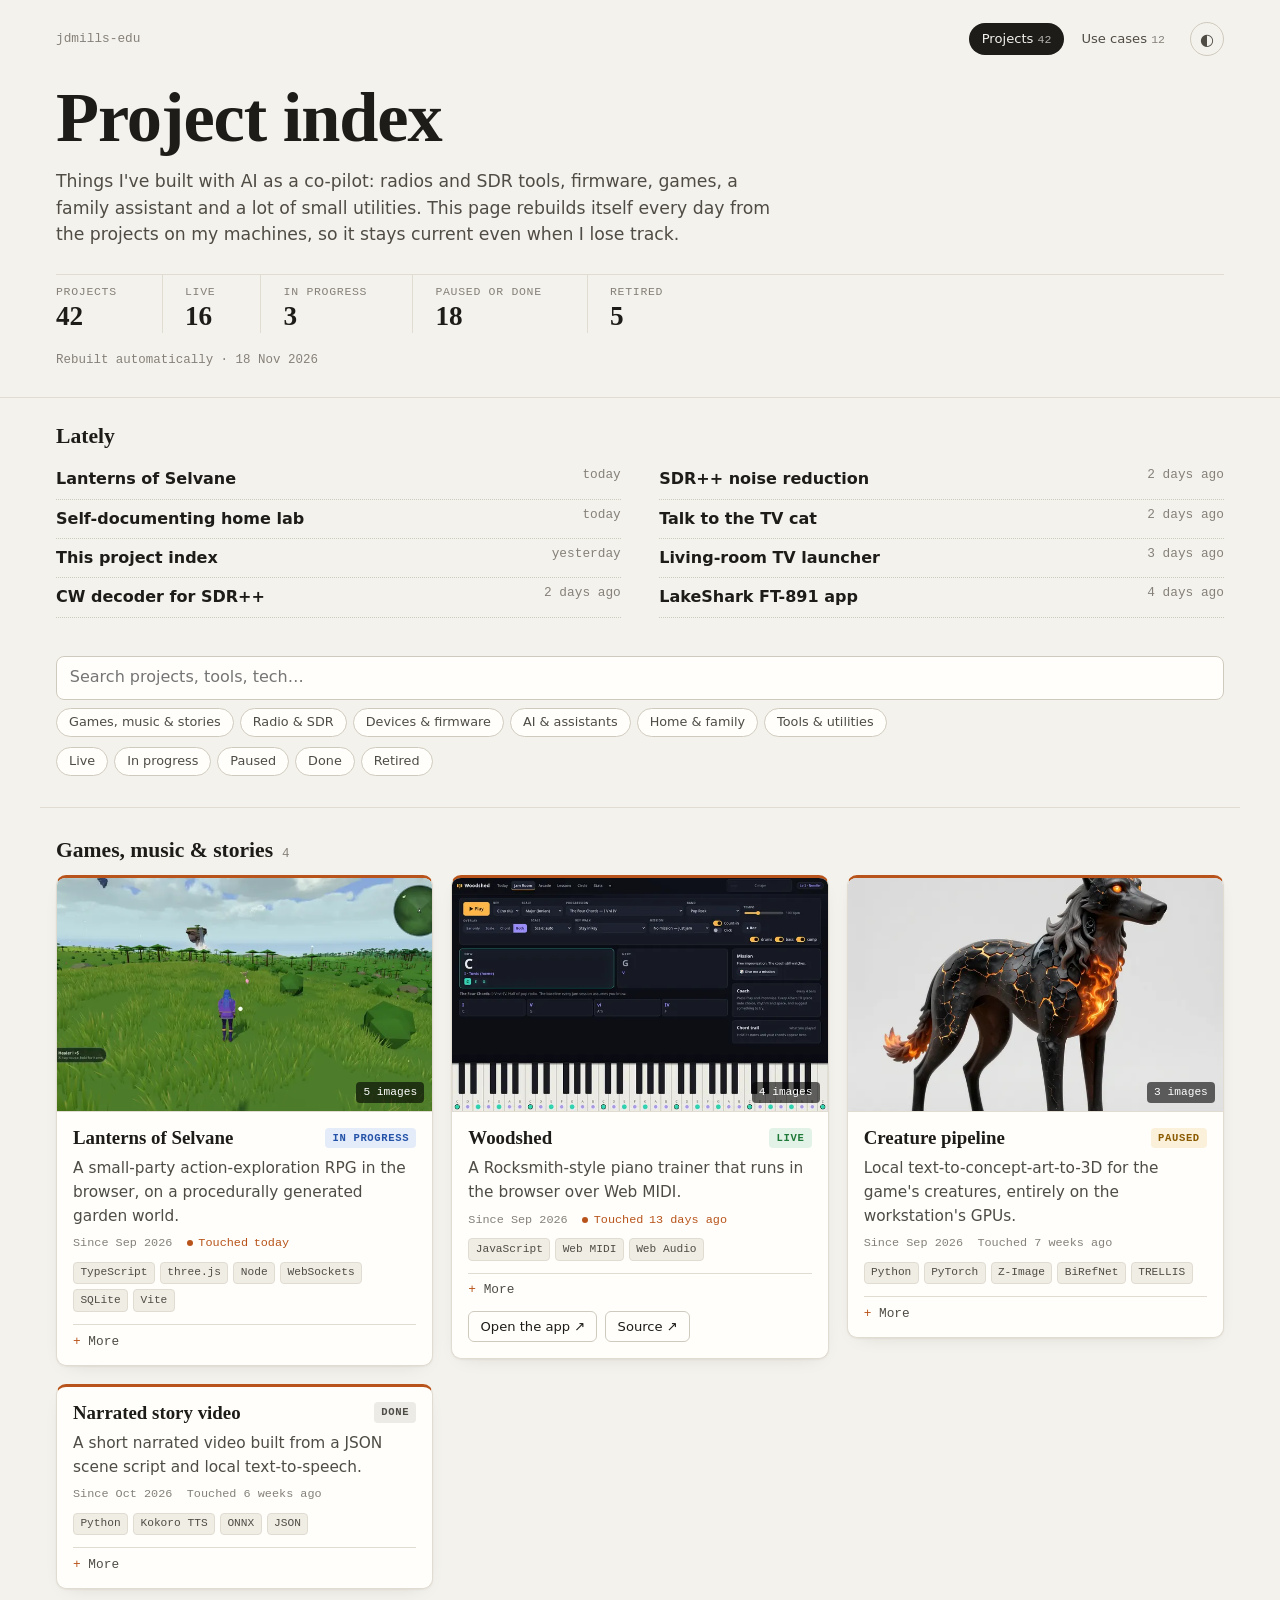
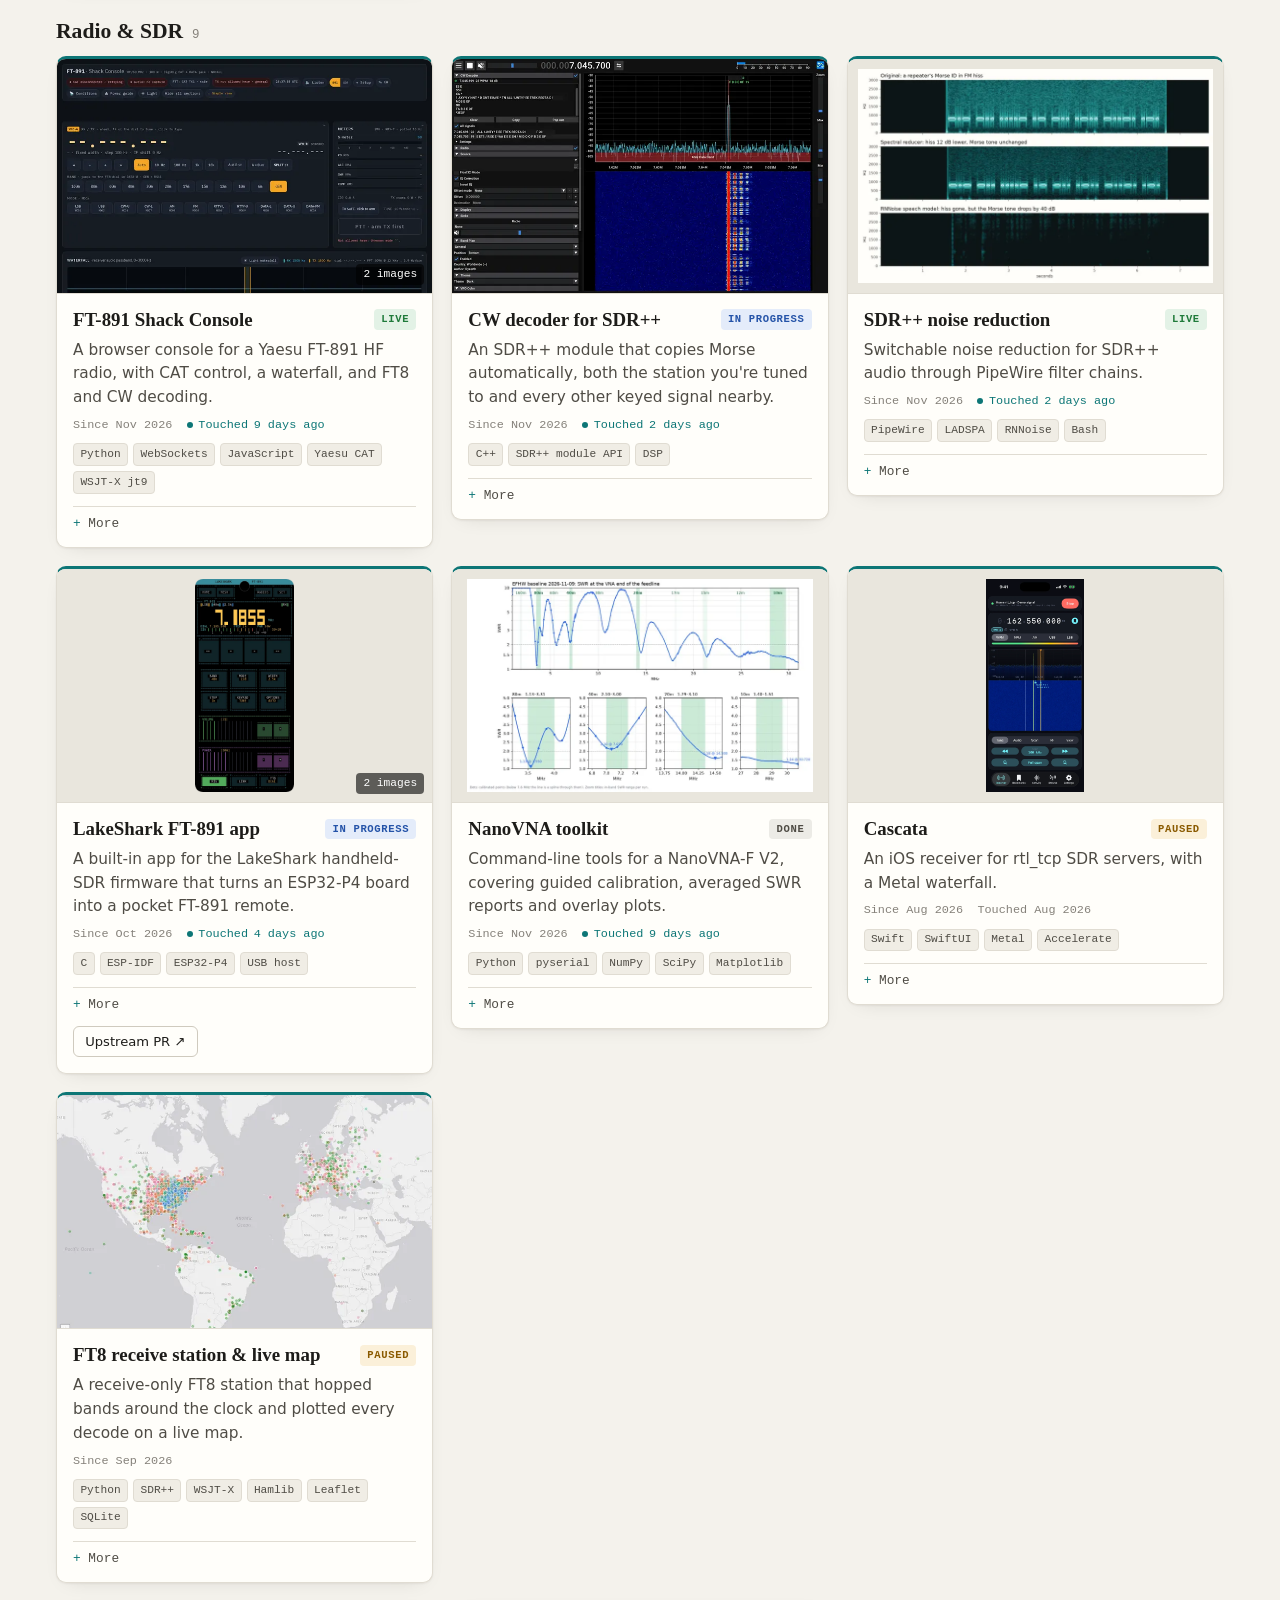
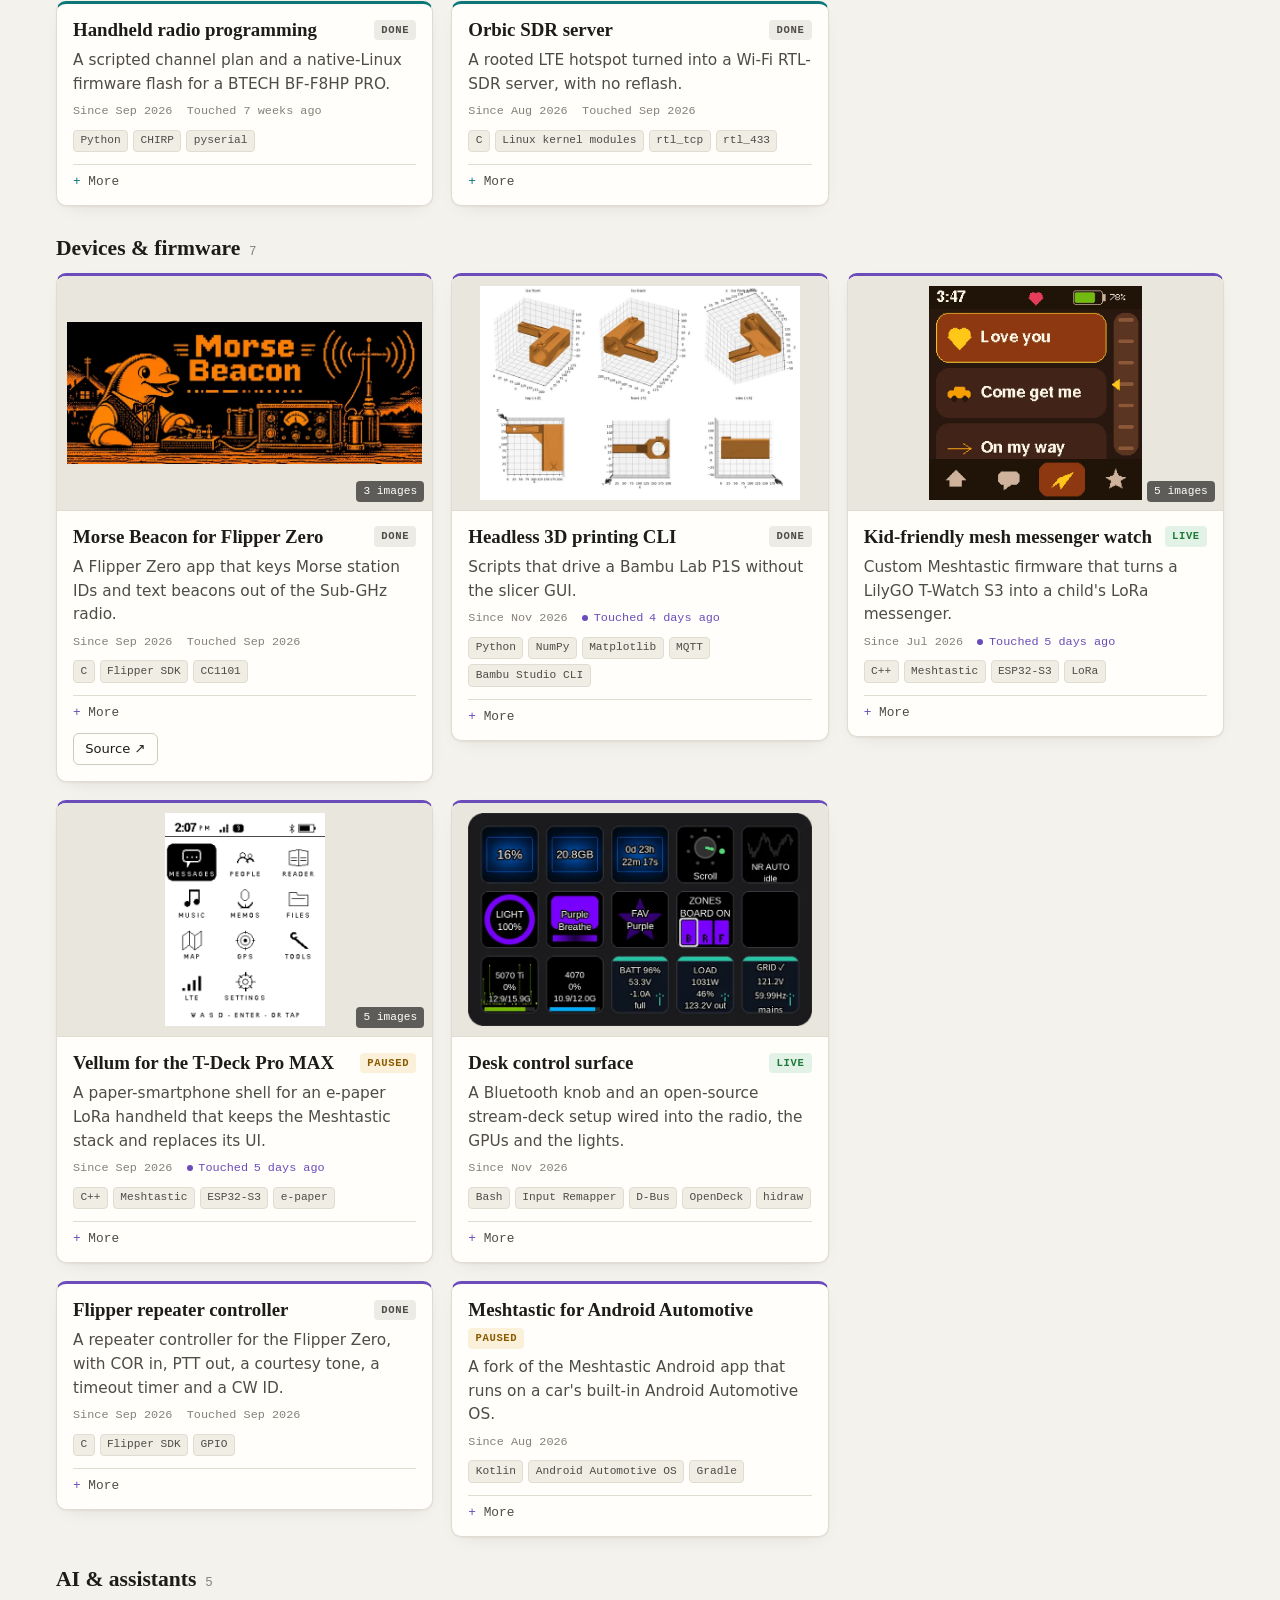
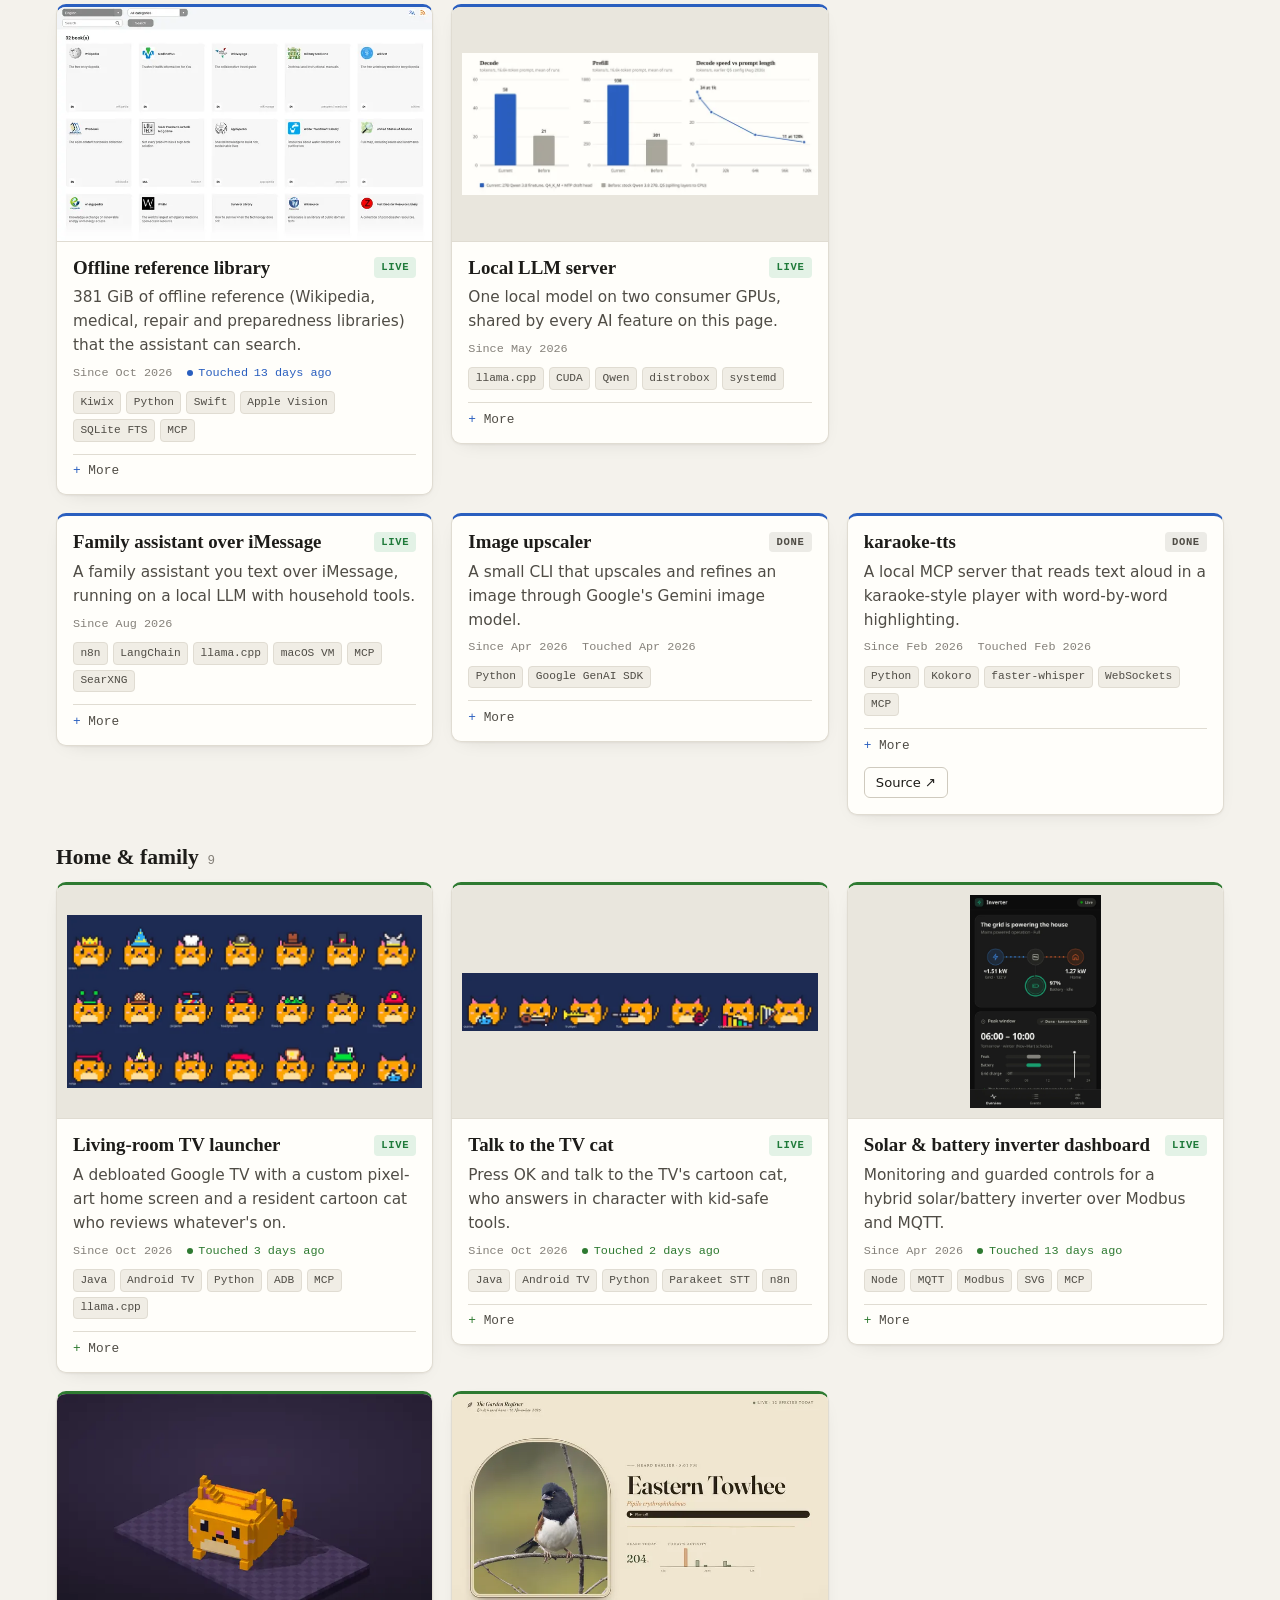
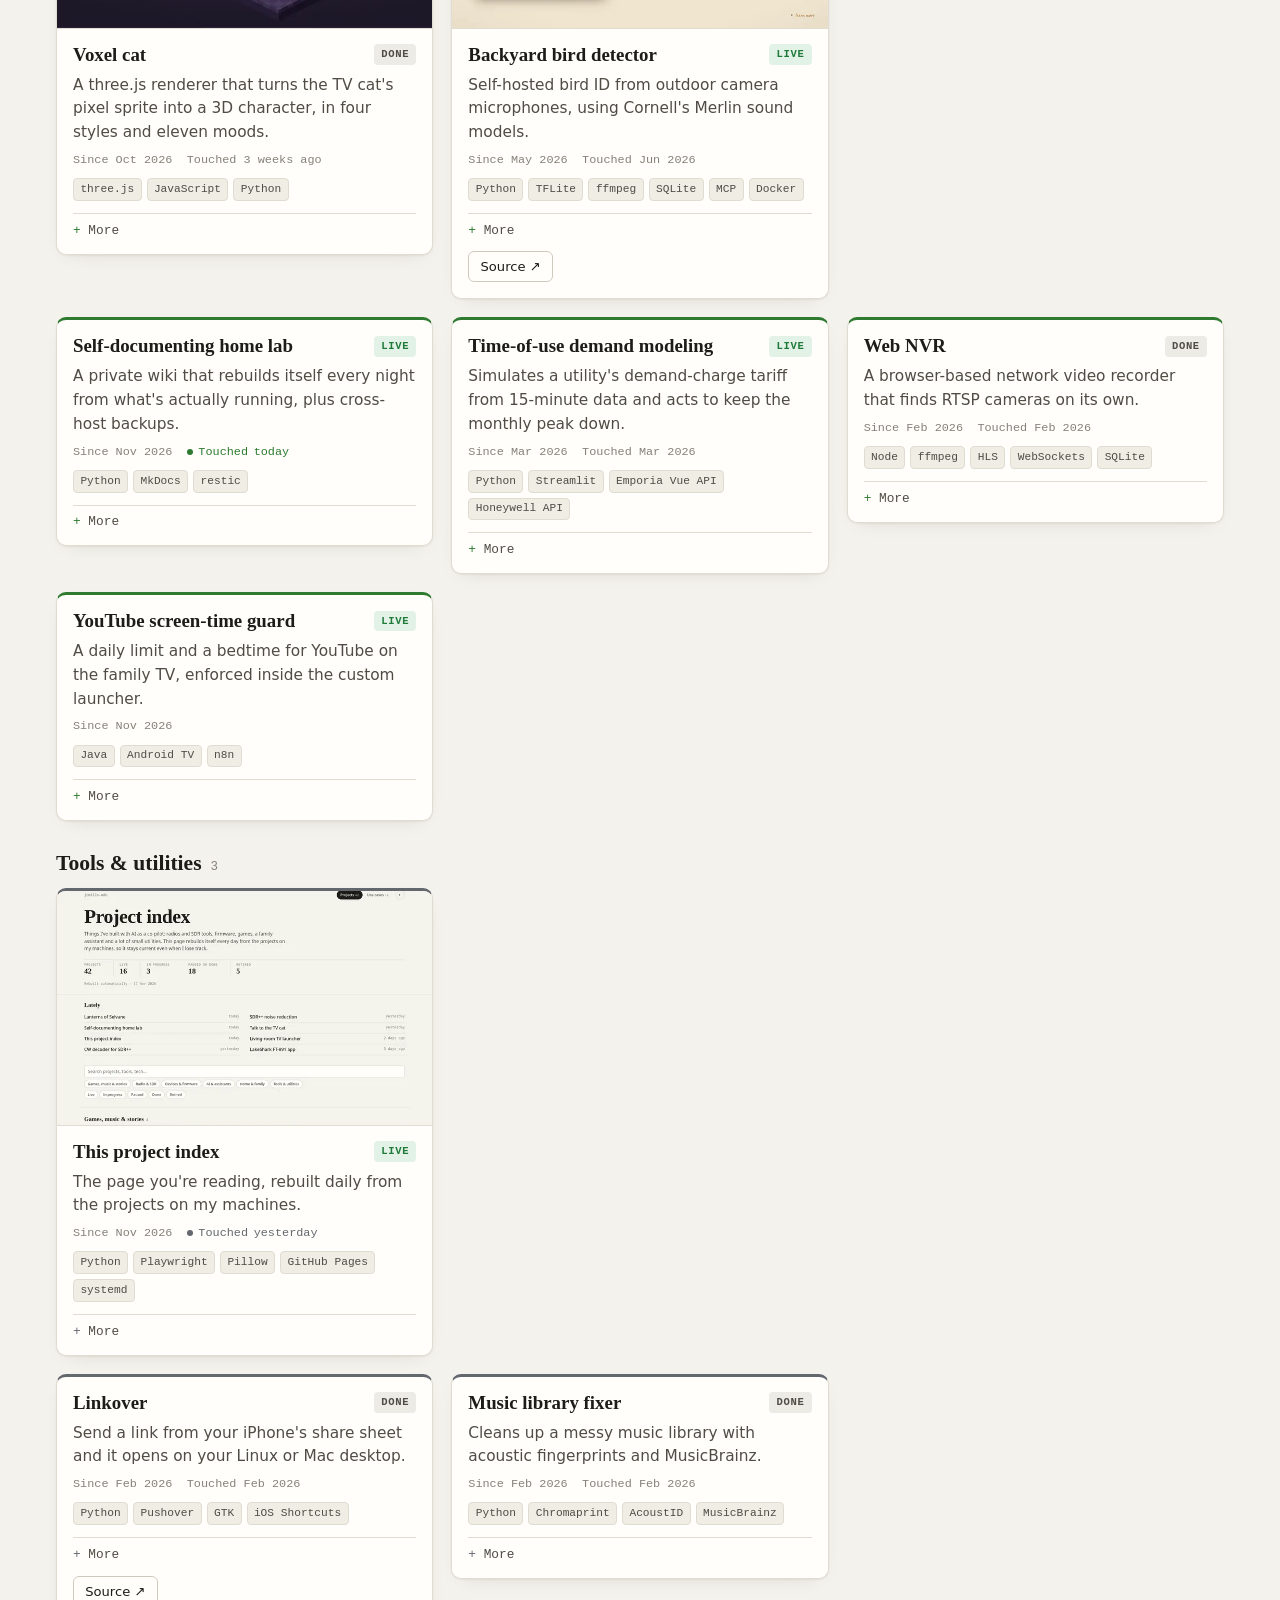
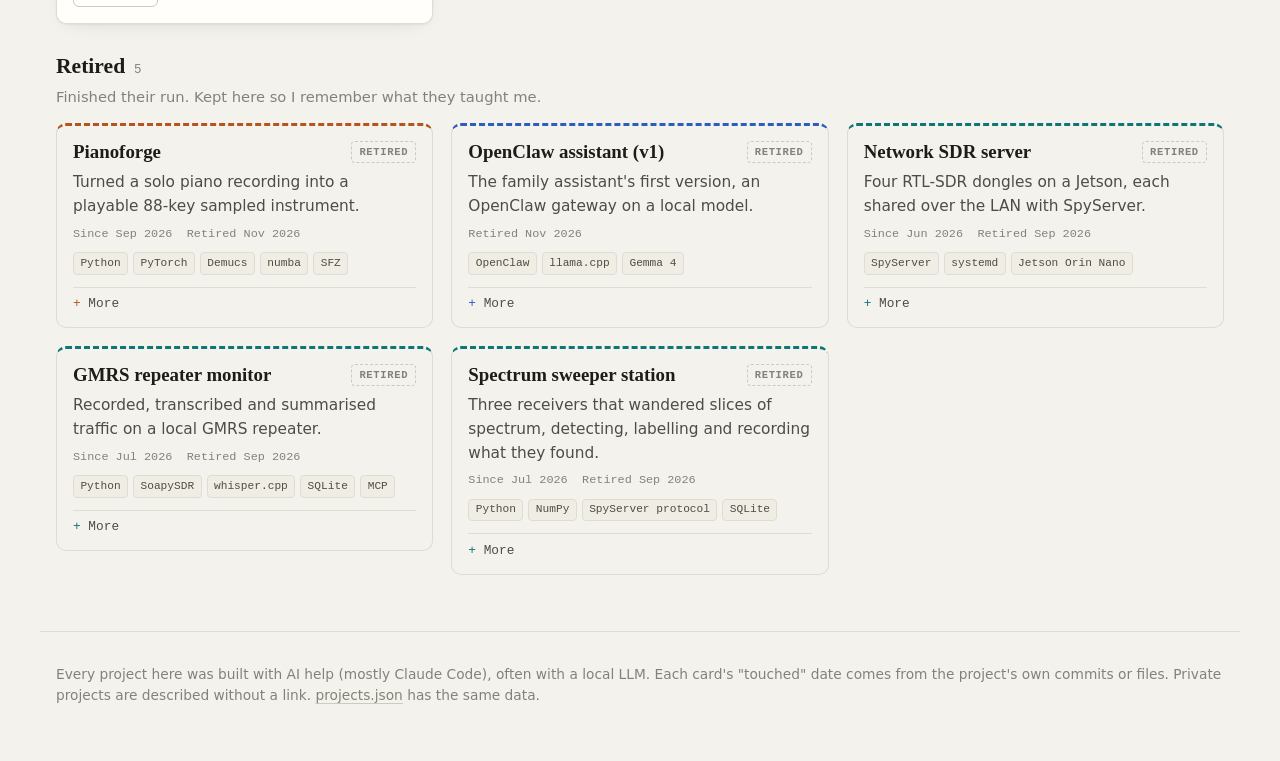
<file: index.html>
<!doctype html>
<html lang="en">
<head>
<meta charset="utf-8">
<meta name="viewport" content="width=device-width, initial-scale=1">
<title>Project index · jdmills-edu</title>
<meta name="description" content="Things I&#x27;ve built with AI as a co-pilot: radios and SDR tools, firmware, games, a family assistant and a lot of small utilities. This page rebuilds itself every day from the projects on my machines, so it stays current even when I lose track.">
<meta property="og:title" content="Project index · jdmills-edu">
<meta property="og:description" content="Things I&#x27;ve built with AI as a co-pilot: radios and SDR tools, firmware, games, a family assistant and a lot of small utilities. This page rebuilds itself every day from the projects on my machines, so it stays current even when I lose track.">
<meta property="og:image" content="https://jdmills-edu.github.io/shots/lanterns-of-selvane-1.webp">
<link rel="icon" href="favicon.svg" type="image/svg+xml">
<link rel="stylesheet" href="style.css?v=20cc7142">
<script>try{var t=localStorage.getItem('pi-theme');if(t)document.documentElement.dataset.theme=t}catch(e){}</script>
</head>
<body>
<a class="skip" href="#projects">Skip to projects</a>
<header class="masthead">
<div class="wrap">
<div class="topline"><span class="handle"><a href="https://github.com/jdmills-edu" rel="noopener">jdmills-edu</a></span><nav class="tabs" aria-label="Sections"><a href="index.html" aria-current="page">Projects <span class="n">42</span></a><a href="use-cases.html">Use cases <span class="n">12</span></a></nav><button type="button" class="theme" id="theme" aria-label="Toggle dark mode"><span aria-hidden="true">◐</span></button></div>
<h1>Project index</h1>
<p class="intro">Things I&#x27;ve built with AI as a co-pilot: radios and SDR tools, firmware, games, a family assistant and a lot of small utilities. This page rebuilds itself every day from the projects on my machines, so it stays current even when I lose track.</p>
<dl class="stats">
<div><dt>Projects</dt><dd>42</dd></div>
<div><dt>Live</dt><dd>16</dd></div>
<div><dt>In progress</dt><dd>3</dd></div>
<div><dt>Paused or done</dt><dd>18</dd></div>
<div><dt>Retired</dt><dd>5</dd></div>
</dl>
<p class="rebuilt">Rebuilt automatically · <time datetime="2026-11-18">18 Nov 2026</time></p>
</div>
</header>
<section class="lately wrap" aria-labelledby="lately-h"><h2 id="lately-h">Lately</h2><ol><li><a href="#p-lanterns-of-selvane"><span class="l-title">Lanterns of Selvane</span><span class="l-when">today</span></a></li><li><a href="#p-home-lab"><span class="l-title">Self-documenting home lab</span><span class="l-when">today</span></a></li><li><a href="#p-project-index"><span class="l-title">This project index</span><span class="l-when">yesterday</span></a></li><li><a href="#p-sdrpp-cw"><span class="l-title">CW decoder for SDR++</span><span class="l-when">2 days ago</span></a></li><li><a href="#p-sdr-noise-reduction"><span class="l-title">SDR++ noise reduction</span><span class="l-when">2 days ago</span></a></li><li><a href="#p-talk-to-the-cat"><span class="l-title">Talk to the TV cat</span><span class="l-when">2 days ago</span></a></li><li><a href="#p-tv-launcher"><span class="l-title">Living-room TV launcher</span><span class="l-when">3 days ago</span></a></li><li><a href="#p-lakeshark-ft891"><span class="l-title">LakeShark FT-891 app</span><span class="l-when">4 days ago</span></a></li></ol></section>
<nav class="filters wrap" aria-label="Filter projects">
<label class="search"><span class="vh">Search projects</span><input type="search" id="q" placeholder="Search projects, tools, tech…" autocomplete="off"></label>
<div class="chips" role="group" aria-label="Category"><button type="button" data-filter="category" data-value="play" aria-pressed="false">Games, music &amp; stories</button><button type="button" data-filter="category" data-value="radio" aria-pressed="false">Radio &amp; SDR</button><button type="button" data-filter="category" data-value="devices" aria-pressed="false">Devices &amp; firmware</button><button type="button" data-filter="category" data-value="ai" aria-pressed="false">AI &amp; assistants</button><button type="button" data-filter="category" data-value="home" aria-pressed="false">Home &amp; family</button><button type="button" data-filter="category" data-value="tools" aria-pressed="false">Tools &amp; utilities</button></div>
<div class="chips" role="group" aria-label="Status"><button type="button" data-filter="status" data-value="live" aria-pressed="false">Live</button><button type="button" data-filter="status" data-value="active" aria-pressed="false">In progress</button><button type="button" data-filter="status" data-value="paused" aria-pressed="false">Paused</button><button type="button" data-filter="status" data-value="done" aria-pressed="false">Done</button><button type="button" data-filter="status" data-value="retired" aria-pressed="false">Retired</button></div>
<p class="result" id="result" aria-live="polite"></p>
</nav>
<main id="projects" class="wrap">
<section class="cat-section" id="c-play" data-section="play"><h2>Games, music &amp; stories <span class="n">4</span></h2><div class="grid"><article class="card cat-play has-thumb" id="p-lanterns-of-selvane" data-category="play" data-status="active" data-search="lanterns of selvane a small-party action-exploration rpg in the browser, on a procedurally generated garden world. up to four players explore a seeded world with a 6 km radius, laid out in rings of biomes. landmarks
are placed so the next one is always visible on the horizon, and shelter comes from lore-rich shrines,
the lanterns, that you kindle rather than build. the pitch is *phantasy star online × breath of the
wild × valheim × tunic*.

it&#x27;s typescript end to end: three.js in the browser, and a node world server over websockets with
sqlite. world generation is a pure, deterministic package that client and server share. parties,
companions, enemy tiers, radar, lods and an asset viewer are all in. since november an autonomous
claude code loop works the backlog overnight. it playtests its own changes and opens pull requests for review in the morning.
 typescript three.js node websockets sqlite vite">
<button class="thumb fit-cover" type="button" data-gallery="[{&quot;src&quot;: &quot;shots/lanterns-of-selvane-1.webp&quot;, &quot;w&quot;: 1280, &quot;h&quot;: 720, &quot;caption&quot;: &quot;Midday in the meadow ring, with floating islands on the horizon&quot;}, {&quot;src&quot;: &quot;shots/lanterns-of-selvane-2.webp&quot;, &quot;w&quot;: 1280, &quot;h&quot;: 720, &quot;caption&quot;: &quot;The Heartwell&#x27;s beam at the centre of the world&quot;}, {&quot;src&quot;: &quot;shots/lanterns-of-selvane-3.webp&quot;, &quot;w&quot;: 1280, &quot;h&quot;: 720, &quot;caption&quot;: &quot;The canopy biome&quot;}, {&quot;src&quot;: &quot;shots/lanterns-of-selvane-4.webp&quot;, &quot;w&quot;: 1024, &quot;h&quot;: 1024, &quot;caption&quot;: &quot;A whole generated world (seed 1), biome rings from the centre out&quot;}, {&quot;src&quot;: &quot;shots/lanterns-of-selvane-5.webp&quot;, &quot;w&quot;: 1448, &quot;h&quot;: 1086, &quot;caption&quot;: &quot;Title art&quot;}]" aria-label="View images of Lanterns of Selvane"><img src="shots/lanterns-of-selvane-1-t.webp" alt="Midday in the meadow ring, with floating islands on the horizon" width="720" height="405" loading="lazy" decoding="async"><span class="thumb-count">5 images</span></button><div class="card-body">
<div class="card-head"><h3><a href="#p-lanterns-of-selvane">Lanterns of Selvane</a></h3><span class="status s-active">In progress</span></div>
<p class="tagline">A small-party action-exploration RPG in the browser, on a procedurally generated garden world.</p>
<p class="meta"><span>Since Sep 2026</span><span class="fresh" title="Touched in the last two weeks">Touched <time datetime="2026-11-18">today</time></span></p>
<ul class="stack"><li>TypeScript</li><li>three.js</li><li>Node</li><li>WebSockets</li><li>SQLite</li><li>Vite</li></ul>
<details><summary>More</summary><div class="more"><p>Up to four players explore a seeded world with a 6 km radius, laid out in rings of biomes. Landmarks are placed so the next one is always visible on the horizon, and shelter comes from lore-rich shrines, the Lanterns, that you kindle rather than build. The pitch is <em>Phantasy Star Online × Breath of the Wild × Valheim × Tunic</em>.</p>
<p>It&#x27;s TypeScript end to end: three.js in the browser, and a Node world server over WebSockets with SQLite. World generation is a pure, deterministic package that client and server share. Parties, companions, enemy tiers, radar, LODs and an asset viewer are all in. Since November an autonomous Claude Code loop works the backlog overnight. It playtests its own changes and opens pull requests for review in the morning.</p><p class="uc-links">Use cases: <a href="use-cases.html#u-automating-development">Automating my own development</a></p><div class="strip"><button type="button" class="mini" data-gallery="[{&quot;src&quot;: &quot;shots/lanterns-of-selvane-1.webp&quot;, &quot;w&quot;: 1280, &quot;h&quot;: 720, &quot;caption&quot;: &quot;Midday in the meadow ring, with floating islands on the horizon&quot;}, {&quot;src&quot;: &quot;shots/lanterns-of-selvane-2.webp&quot;, &quot;w&quot;: 1280, &quot;h&quot;: 720, &quot;caption&quot;: &quot;The Heartwell&#x27;s beam at the centre of the world&quot;}, {&quot;src&quot;: &quot;shots/lanterns-of-selvane-3.webp&quot;, &quot;w&quot;: 1280, &quot;h&quot;: 720, &quot;caption&quot;: &quot;The canopy biome&quot;}, {&quot;src&quot;: &quot;shots/lanterns-of-selvane-4.webp&quot;, &quot;w&quot;: 1024, &quot;h&quot;: 1024, &quot;caption&quot;: &quot;A whole generated world (seed 1), biome rings from the centre out&quot;}, {&quot;src&quot;: &quot;shots/lanterns-of-selvane-5.webp&quot;, &quot;w&quot;: 1448, &quot;h&quot;: 1086, &quot;caption&quot;: &quot;Title art&quot;}]" data-index="0" aria-label="Midday in the meadow ring, with floating islands on the horizon"><img src="shots/lanterns-of-selvane-1-t.webp" alt="" loading="lazy" width="720" height="405"></button><button type="button" class="mini" data-gallery="[{&quot;src&quot;: &quot;shots/lanterns-of-selvane-1.webp&quot;, &quot;w&quot;: 1280, &quot;h&quot;: 720, &quot;caption&quot;: &quot;Midday in the meadow ring, with floating islands on the horizon&quot;}, {&quot;src&quot;: &quot;shots/lanterns-of-selvane-2.webp&quot;, &quot;w&quot;: 1280, &quot;h&quot;: 720, &quot;caption&quot;: &quot;The Heartwell&#x27;s beam at the centre of the world&quot;}, {&quot;src&quot;: &quot;shots/lanterns-of-selvane-3.webp&quot;, &quot;w&quot;: 1280, &quot;h&quot;: 720, &quot;caption&quot;: &quot;The canopy biome&quot;}, {&quot;src&quot;: &quot;shots/lanterns-of-selvane-4.webp&quot;, &quot;w&quot;: 1024, &quot;h&quot;: 1024, &quot;caption&quot;: &quot;A whole generated world (seed 1), biome rings from the centre out&quot;}, {&quot;src&quot;: &quot;shots/lanterns-of-selvane-5.webp&quot;, &quot;w&quot;: 1448, &quot;h&quot;: 1086, &quot;caption&quot;: &quot;Title art&quot;}]" data-index="1" aria-label="The Heartwell&#x27;s beam at the centre of the world"><img src="shots/lanterns-of-selvane-2-t.webp" alt="" loading="lazy" width="720" height="405"></button><button type="button" class="mini" data-gallery="[{&quot;src&quot;: &quot;shots/lanterns-of-selvane-1.webp&quot;, &quot;w&quot;: 1280, &quot;h&quot;: 720, &quot;caption&quot;: &quot;Midday in the meadow ring, with floating islands on the horizon&quot;}, {&quot;src&quot;: &quot;shots/lanterns-of-selvane-2.webp&quot;, &quot;w&quot;: 1280, &quot;h&quot;: 720, &quot;caption&quot;: &quot;The Heartwell&#x27;s beam at the centre of the world&quot;}, {&quot;src&quot;: &quot;shots/lanterns-of-selvane-3.webp&quot;, &quot;w&quot;: 1280, &quot;h&quot;: 720, &quot;caption&quot;: &quot;The canopy biome&quot;}, {&quot;src&quot;: &quot;shots/lanterns-of-selvane-4.webp&quot;, &quot;w&quot;: 1024, &quot;h&quot;: 1024, &quot;caption&quot;: &quot;A whole generated world (seed 1), biome rings from the centre out&quot;}, {&quot;src&quot;: &quot;shots/lanterns-of-selvane-5.webp&quot;, &quot;w&quot;: 1448, &quot;h&quot;: 1086, &quot;caption&quot;: &quot;Title art&quot;}]" data-index="2" aria-label="The canopy biome"><img src="shots/lanterns-of-selvane-3-t.webp" alt="" loading="lazy" width="720" height="405"></button><button type="button" class="mini" data-gallery="[{&quot;src&quot;: &quot;shots/lanterns-of-selvane-1.webp&quot;, &quot;w&quot;: 1280, &quot;h&quot;: 720, &quot;caption&quot;: &quot;Midday in the meadow ring, with floating islands on the horizon&quot;}, {&quot;src&quot;: &quot;shots/lanterns-of-selvane-2.webp&quot;, &quot;w&quot;: 1280, &quot;h&quot;: 720, &quot;caption&quot;: &quot;The Heartwell&#x27;s beam at the centre of the world&quot;}, {&quot;src&quot;: &quot;shots/lanterns-of-selvane-3.webp&quot;, &quot;w&quot;: 1280, &quot;h&quot;: 720, &quot;caption&quot;: &quot;The canopy biome&quot;}, {&quot;src&quot;: &quot;shots/lanterns-of-selvane-4.webp&quot;, &quot;w&quot;: 1024, &quot;h&quot;: 1024, &quot;caption&quot;: &quot;A whole generated world (seed 1), biome rings from the centre out&quot;}, {&quot;src&quot;: &quot;shots/lanterns-of-selvane-5.webp&quot;, &quot;w&quot;: 1448, &quot;h&quot;: 1086, &quot;caption&quot;: &quot;Title art&quot;}]" data-index="3" aria-label="A whole generated world (seed 1), biome rings from the centre out"><img src="shots/lanterns-of-selvane-4-t.webp" alt="" loading="lazy" width="720" height="720"></button><button type="button" class="mini" data-gallery="[{&quot;src&quot;: &quot;shots/lanterns-of-selvane-1.webp&quot;, &quot;w&quot;: 1280, &quot;h&quot;: 720, &quot;caption&quot;: &quot;Midday in the meadow ring, with floating islands on the horizon&quot;}, {&quot;src&quot;: &quot;shots/lanterns-of-selvane-2.webp&quot;, &quot;w&quot;: 1280, &quot;h&quot;: 720, &quot;caption&quot;: &quot;The Heartwell&#x27;s beam at the centre of the world&quot;}, {&quot;src&quot;: &quot;shots/lanterns-of-selvane-3.webp&quot;, &quot;w&quot;: 1280, &quot;h&quot;: 720, &quot;caption&quot;: &quot;The canopy biome&quot;}, {&quot;src&quot;: &quot;shots/lanterns-of-selvane-4.webp&quot;, &quot;w&quot;: 1024, &quot;h&quot;: 1024, &quot;caption&quot;: &quot;A whole generated world (seed 1), biome rings from the centre out&quot;}, {&quot;src&quot;: &quot;shots/lanterns-of-selvane-5.webp&quot;, &quot;w&quot;: 1448, &quot;h&quot;: 1086, &quot;caption&quot;: &quot;Title art&quot;}]" data-index="4" aria-label="Title art"><img src="shots/lanterns-of-selvane-5-t.webp" alt="" loading="lazy" width="720" height="540"></button></div></div></details>

</div></article>
<article class="card cat-play has-thumb" id="p-woodshed" data-category="play" data-status="live" data-search="woodshed a rocksmith-style piano trainer that runs in the browser over web midi. plug in a midi keyboard and jam with a backing band in the jam room (band styles, missions, a coach,
key walks, free play with a chord trail and .mid export), or work through 8 arcade games and 45
lessons in 10 units, with a circle-of-fifths view. an &quot;anti-laurels&quot; layer keeps a quick-eared
player from coasting: a key heatmap, a laurels meter and a daily woodshed.

there&#x27;s no build step and no server state. it&#x27;s plain scripts on one namespace, and progress lives
in the browser.
 javascript web midi web audio">
<button class="thumb fit-cover" type="button" data-gallery="[{&quot;src&quot;: &quot;shots/woodshed-1.webp&quot;, &quot;w&quot;: 1440, &quot;h&quot;: 900, &quot;caption&quot;: &quot;The Jam Room: a progression, the next chord, a coach and a mission&quot;}, {&quot;src&quot;: &quot;shots/woodshed-2.webp&quot;, &quot;w&quot;: 1440, &quot;h&quot;: 900, &quot;caption&quot;: &quot;Eight arcade games, each drilling one jam skill&quot;}, {&quot;src&quot;: &quot;shots/woodshed-3.webp&quot;, &quot;w&quot;: 1440, &quot;h&quot;: 900, &quot;caption&quot;: &quot;The circle of fifths, with every chord in the key&quot;}, {&quot;src&quot;: &quot;shots/woodshed-4.webp&quot;, &quot;w&quot;: 1440, &quot;h&quot;: 900, &quot;caption&quot;: &quot;45 lessons in 10 units&quot;}]" aria-label="View images of Woodshed"><img src="shots/woodshed-1-t.webp" alt="The Jam Room: a progression, the next chord, a coach and a mission" width="720" height="450" loading="lazy" decoding="async"><span class="thumb-count">4 images</span></button><div class="card-body">
<div class="card-head"><h3><a href="#p-woodshed">Woodshed</a></h3><span class="status s-live">Live</span></div>
<p class="tagline">A Rocksmith-style piano trainer that runs in the browser over Web MIDI.</p>
<p class="meta"><span>Since Sep 2026</span><span class="fresh" title="Touched in the last two weeks">Touched <time datetime="2026-11-05">13 days ago</time></span></p>
<ul class="stack"><li>JavaScript</li><li>Web MIDI</li><li>Web Audio</li></ul>
<details><summary>More</summary><div class="more"><p>Plug in a MIDI keyboard and jam with a backing band in the Jam Room (band styles, missions, a coach, key walks, free play with a chord trail and .mid export), or work through 8 arcade games and 45 lessons in 10 units, with a circle-of-fifths view. An &quot;anti-laurels&quot; layer keeps a quick-eared player from coasting: a key heatmap, a Laurels Meter and a Daily Woodshed.</p>
<p>There&#x27;s no build step and no server state. It&#x27;s plain scripts on one namespace, and progress lives in the browser.</p><div class="strip"><button type="button" class="mini" data-gallery="[{&quot;src&quot;: &quot;shots/woodshed-1.webp&quot;, &quot;w&quot;: 1440, &quot;h&quot;: 900, &quot;caption&quot;: &quot;The Jam Room: a progression, the next chord, a coach and a mission&quot;}, {&quot;src&quot;: &quot;shots/woodshed-2.webp&quot;, &quot;w&quot;: 1440, &quot;h&quot;: 900, &quot;caption&quot;: &quot;Eight arcade games, each drilling one jam skill&quot;}, {&quot;src&quot;: &quot;shots/woodshed-3.webp&quot;, &quot;w&quot;: 1440, &quot;h&quot;: 900, &quot;caption&quot;: &quot;The circle of fifths, with every chord in the key&quot;}, {&quot;src&quot;: &quot;shots/woodshed-4.webp&quot;, &quot;w&quot;: 1440, &quot;h&quot;: 900, &quot;caption&quot;: &quot;45 lessons in 10 units&quot;}]" data-index="0" aria-label="The Jam Room: a progression, the next chord, a coach and a mission"><img src="shots/woodshed-1-t.webp" alt="" loading="lazy" width="720" height="450"></button><button type="button" class="mini" data-gallery="[{&quot;src&quot;: &quot;shots/woodshed-1.webp&quot;, &quot;w&quot;: 1440, &quot;h&quot;: 900, &quot;caption&quot;: &quot;The Jam Room: a progression, the next chord, a coach and a mission&quot;}, {&quot;src&quot;: &quot;shots/woodshed-2.webp&quot;, &quot;w&quot;: 1440, &quot;h&quot;: 900, &quot;caption&quot;: &quot;Eight arcade games, each drilling one jam skill&quot;}, {&quot;src&quot;: &quot;shots/woodshed-3.webp&quot;, &quot;w&quot;: 1440, &quot;h&quot;: 900, &quot;caption&quot;: &quot;The circle of fifths, with every chord in the key&quot;}, {&quot;src&quot;: &quot;shots/woodshed-4.webp&quot;, &quot;w&quot;: 1440, &quot;h&quot;: 900, &quot;caption&quot;: &quot;45 lessons in 10 units&quot;}]" data-index="1" aria-label="Eight arcade games, each drilling one jam skill"><img src="shots/woodshed-2-t.webp" alt="" loading="lazy" width="720" height="450"></button><button type="button" class="mini" data-gallery="[{&quot;src&quot;: &quot;shots/woodshed-1.webp&quot;, &quot;w&quot;: 1440, &quot;h&quot;: 900, &quot;caption&quot;: &quot;The Jam Room: a progression, the next chord, a coach and a mission&quot;}, {&quot;src&quot;: &quot;shots/woodshed-2.webp&quot;, &quot;w&quot;: 1440, &quot;h&quot;: 900, &quot;caption&quot;: &quot;Eight arcade games, each drilling one jam skill&quot;}, {&quot;src&quot;: &quot;shots/woodshed-3.webp&quot;, &quot;w&quot;: 1440, &quot;h&quot;: 900, &quot;caption&quot;: &quot;The circle of fifths, with every chord in the key&quot;}, {&quot;src&quot;: &quot;shots/woodshed-4.webp&quot;, &quot;w&quot;: 1440, &quot;h&quot;: 900, &quot;caption&quot;: &quot;45 lessons in 10 units&quot;}]" data-index="2" aria-label="The circle of fifths, with every chord in the key"><img src="shots/woodshed-3-t.webp" alt="" loading="lazy" width="720" height="450"></button><button type="button" class="mini" data-gallery="[{&quot;src&quot;: &quot;shots/woodshed-1.webp&quot;, &quot;w&quot;: 1440, &quot;h&quot;: 900, &quot;caption&quot;: &quot;The Jam Room: a progression, the next chord, a coach and a mission&quot;}, {&quot;src&quot;: &quot;shots/woodshed-2.webp&quot;, &quot;w&quot;: 1440, &quot;h&quot;: 900, &quot;caption&quot;: &quot;Eight arcade games, each drilling one jam skill&quot;}, {&quot;src&quot;: &quot;shots/woodshed-3.webp&quot;, &quot;w&quot;: 1440, &quot;h&quot;: 900, &quot;caption&quot;: &quot;The circle of fifths, with every chord in the key&quot;}, {&quot;src&quot;: &quot;shots/woodshed-4.webp&quot;, &quot;w&quot;: 1440, &quot;h&quot;: 900, &quot;caption&quot;: &quot;45 lessons in 10 units&quot;}]" data-index="3" aria-label="45 lessons in 10 units"><img src="shots/woodshed-4-t.webp" alt="" loading="lazy" width="720" height="450"></button></div></div></details>
<p class="links"><a href="https://woodshed.jdmills.io/" rel="noopener">Open the app<span aria-hidden="true"> ↗</span></a><a href="https://github.com/jdmills-edu/woodshed" rel="noopener">Source<span aria-hidden="true"> ↗</span></a></p>
</div></article>
<article class="card cat-play has-thumb" id="p-creature-pipeline" data-category="play" data-status="paused" data-search="creature pipeline local text-to-concept-art-to-3d for the game&#x27;s creatures, entirely on the workstation&#x27;s gpus. a batch pipeline that writes concept sheets for each creature with an open image model, cuts out the
subject with birefnet, and lifts the best views into textured 3d meshes with trellis. each species
gets several style passes (classic, fern, faceted, woolly…) to choose from before modelling.
 python pytorch z-image birefnet trellis">
<button class="thumb fit-cover" type="button" data-gallery="[{&quot;src&quot;: &quot;shots/creature-pipeline-1.webp&quot;, &quot;w&quot;: 1024, &quot;h&quot;: 1024, &quot;caption&quot;: &quot;Concept pass for a cinder hound&quot;}, {&quot;src&quot;: &quot;shots/creature-pipeline-2.webp&quot;, &quot;w&quot;: 1024, &quot;h&quot;: 1024, &quot;caption&quot;: &quot;A tuftling, fern variant&quot;}, {&quot;src&quot;: &quot;shots/creature-pipeline-3.webp&quot;, &quot;w&quot;: 1024, &quot;h&quot;: 1024, &quot;caption&quot;: &quot;A stiltwalker, fern variant&quot;}]" aria-label="View images of Creature pipeline"><img src="shots/creature-pipeline-1-t.webp" alt="Concept pass for a cinder hound" width="720" height="720" loading="lazy" decoding="async"><span class="thumb-count">3 images</span></button><div class="card-body">
<div class="card-head"><h3><a href="#p-creature-pipeline">Creature pipeline</a></h3><span class="status s-paused">Paused</span></div>
<p class="tagline">Local text-to-concept-art-to-3D for the game&#x27;s creatures, entirely on the workstation&#x27;s GPUs.</p>
<p class="meta"><span>Since Sep 2026</span><span>Touched <time datetime="2026-09-30">7 weeks ago</time></span></p>
<ul class="stack"><li>Python</li><li>PyTorch</li><li>Z-Image</li><li>BiRefNet</li><li>TRELLIS</li></ul>
<details><summary>More</summary><div class="more"><p>A batch pipeline that writes concept sheets for each creature with an open image model, cuts out the subject with BiRefNet, and lifts the best views into textured 3D meshes with TRELLIS. Each species gets several style passes (classic, fern, faceted, woolly…) to choose from before modelling.</p><div class="strip"><button type="button" class="mini" data-gallery="[{&quot;src&quot;: &quot;shots/creature-pipeline-1.webp&quot;, &quot;w&quot;: 1024, &quot;h&quot;: 1024, &quot;caption&quot;: &quot;Concept pass for a cinder hound&quot;}, {&quot;src&quot;: &quot;shots/creature-pipeline-2.webp&quot;, &quot;w&quot;: 1024, &quot;h&quot;: 1024, &quot;caption&quot;: &quot;A tuftling, fern variant&quot;}, {&quot;src&quot;: &quot;shots/creature-pipeline-3.webp&quot;, &quot;w&quot;: 1024, &quot;h&quot;: 1024, &quot;caption&quot;: &quot;A stiltwalker, fern variant&quot;}]" data-index="0" aria-label="Concept pass for a cinder hound"><img src="shots/creature-pipeline-1-t.webp" alt="" loading="lazy" width="720" height="720"></button><button type="button" class="mini" data-gallery="[{&quot;src&quot;: &quot;shots/creature-pipeline-1.webp&quot;, &quot;w&quot;: 1024, &quot;h&quot;: 1024, &quot;caption&quot;: &quot;Concept pass for a cinder hound&quot;}, {&quot;src&quot;: &quot;shots/creature-pipeline-2.webp&quot;, &quot;w&quot;: 1024, &quot;h&quot;: 1024, &quot;caption&quot;: &quot;A tuftling, fern variant&quot;}, {&quot;src&quot;: &quot;shots/creature-pipeline-3.webp&quot;, &quot;w&quot;: 1024, &quot;h&quot;: 1024, &quot;caption&quot;: &quot;A stiltwalker, fern variant&quot;}]" data-index="1" aria-label="A tuftling, fern variant"><img src="shots/creature-pipeline-2-t.webp" alt="" loading="lazy" width="720" height="720"></button><button type="button" class="mini" data-gallery="[{&quot;src&quot;: &quot;shots/creature-pipeline-1.webp&quot;, &quot;w&quot;: 1024, &quot;h&quot;: 1024, &quot;caption&quot;: &quot;Concept pass for a cinder hound&quot;}, {&quot;src&quot;: &quot;shots/creature-pipeline-2.webp&quot;, &quot;w&quot;: 1024, &quot;h&quot;: 1024, &quot;caption&quot;: &quot;A tuftling, fern variant&quot;}, {&quot;src&quot;: &quot;shots/creature-pipeline-3.webp&quot;, &quot;w&quot;: 1024, &quot;h&quot;: 1024, &quot;caption&quot;: &quot;A stiltwalker, fern variant&quot;}]" data-index="2" aria-label="A stiltwalker, fern variant"><img src="shots/creature-pipeline-3-t.webp" alt="" loading="lazy" width="720" height="720"></button></div></div></details>

</div></article></div><div class="grid"><article class="card cat-play" id="p-story-video" data-category="play" data-status="done" data-search="narrated story video a short narrated video built from a json scene script and local text-to-speech. each scene in a json script lists its lines. kokoro voices every line separately and trims its silence,
and the build lays out the film&#x27;s whole timeline, so captions and animation cues land exactly on the
words. to change the video, you edit the script and rebuild.
 python kokoro tts onnx json">
<div class="card-body">
<div class="card-head"><h3><a href="#p-story-video">Narrated story video</a></h3><span class="status s-done">Done</span></div>
<p class="tagline">A short narrated video built from a JSON scene script and local text-to-speech.</p>
<p class="meta"><span>Since Oct 2026</span><span>Touched <time datetime="2026-10-04">6 weeks ago</time></span></p>
<ul class="stack"><li>Python</li><li>Kokoro TTS</li><li>ONNX</li><li>JSON</li></ul>
<details><summary>More</summary><div class="more"><p>Each scene in a JSON script lists its lines. Kokoro voices every line separately and trims its silence, and the build lays out the film&#x27;s whole timeline, so captions and animation cues land exactly on the words. To change the video, you edit the script and rebuild.</p></div></details>

</div></article></div></section><section class="cat-section" id="c-radio" data-section="radio"><h2>Radio &amp; SDR <span class="n">9</span></h2><div class="grid"><article class="card cat-radio has-thumb" id="p-ft891-console" data-category="radio" data-status="live" data-search="ft-891 shack console a browser console for a yaesu ft-891 hf radio, with cat control, a waterfall, and ft8 and cw decoding. it talks to the radio through a digirig mobile interface. a beginner-friendly simple view sits beside a
pro view with every cat control, meters and a live waterfall. it decodes ft8 with wsjt-x&#x27;s jt9, and
decodes morse with automatic pitch and speed, giving each transmitter its own line.

it knows which frequencies each us licence class may use (47 cfr §97.301/305/307), estimates rf
exposure from fcc oet 65 duty factors, and shows band conditions from noaa and ionosonde data. it&#x27;s
receive-only by default, and a bluetooth knob can tune the vfo.
 python websockets javascript yaesu cat wsjt-x jt9">
<button class="thumb fit-cover" type="button" data-gallery="[{&quot;src&quot;: &quot;shots/ft891-console-1.webp&quot;, &quot;w&quot;: 1440, &quot;h&quot;: 900, &quot;caption&quot;: &quot;The Pro view, with every CAT control, meters and the waterfall (radio off, placeholder callsign)&quot;}, {&quot;src&quot;: &quot;shots/ft891-console-2.webp&quot;, &quot;w&quot;: 1440, &quot;h&quot;: 900, &quot;caption&quot;: &quot;The Simple view for new operators (radio off, placeholder callsign)&quot;}]" aria-label="View images of FT-891 Shack Console"><img src="shots/ft891-console-1-t.webp" alt="The Pro view, with every CAT control, meters and the waterfall (radio off, placeholder callsign)" width="720" height="450" loading="lazy" decoding="async"><span class="thumb-count">2 images</span></button><div class="card-body">
<div class="card-head"><h3><a href="#p-ft891-console">FT-891 Shack Console</a></h3><span class="status s-live">Live</span></div>
<p class="tagline">A browser console for a Yaesu FT-891 HF radio, with CAT control, a waterfall, and FT8 and CW decoding.</p>
<p class="meta"><span>Since Nov 2026</span><span class="fresh" title="Touched in the last two weeks">Touched <time datetime="2026-11-09">9 days ago</time></span></p>
<ul class="stack"><li>Python</li><li>WebSockets</li><li>JavaScript</li><li>Yaesu CAT</li><li>WSJT-X jt9</li></ul>
<details><summary>More</summary><div class="more"><p>It talks to the radio through a DigiRig Mobile interface. A beginner-friendly Simple view sits beside a Pro view with every CAT control, meters and a live waterfall. It decodes FT8 with WSJT-X&#x27;s jt9, and decodes Morse with automatic pitch and speed, giving each transmitter its own line.</p>
<p>It knows which frequencies each US licence class may use (47 CFR §97.301/305/307), estimates RF exposure from FCC OET 65 duty factors, and shows band conditions from NOAA and ionosonde data. It&#x27;s receive-only by default, and a Bluetooth knob can tune the VFO.</p><p class="uc-links">Use cases: <a href="use-cases.html#u-safe-radio-software">Radio software that can&#x27;t transmit by accident</a>, <a href="use-cases.html#u-stream-deck-and-dial">Customising a stream deck and a Bluetooth dial</a></p><div class="strip"><button type="button" class="mini" data-gallery="[{&quot;src&quot;: &quot;shots/ft891-console-1.webp&quot;, &quot;w&quot;: 1440, &quot;h&quot;: 900, &quot;caption&quot;: &quot;The Pro view, with every CAT control, meters and the waterfall (radio off, placeholder callsign)&quot;}, {&quot;src&quot;: &quot;shots/ft891-console-2.webp&quot;, &quot;w&quot;: 1440, &quot;h&quot;: 900, &quot;caption&quot;: &quot;The Simple view for new operators (radio off, placeholder callsign)&quot;}]" data-index="0" aria-label="The Pro view, with every CAT control, meters and the waterfall (radio off, placeholder callsign)"><img src="shots/ft891-console-1-t.webp" alt="" loading="lazy" width="720" height="450"></button><button type="button" class="mini" data-gallery="[{&quot;src&quot;: &quot;shots/ft891-console-1.webp&quot;, &quot;w&quot;: 1440, &quot;h&quot;: 900, &quot;caption&quot;: &quot;The Pro view, with every CAT control, meters and the waterfall (radio off, placeholder callsign)&quot;}, {&quot;src&quot;: &quot;shots/ft891-console-2.webp&quot;, &quot;w&quot;: 1440, &quot;h&quot;: 900, &quot;caption&quot;: &quot;The Simple view for new operators (radio off, placeholder callsign)&quot;}]" data-index="1" aria-label="The Simple view for new operators (radio off, placeholder callsign)"><img src="shots/ft891-console-2-t.webp" alt="" loading="lazy" width="720" height="450"></button></div></div></details>

</div></article>
<article class="card cat-radio has-thumb" id="p-sdrpp-cw" data-category="radio" data-status="active" data-search="cw decoder for sdr++ an sdr++ module that copies morse automatically, both the station you&#x27;re tuned to and every other keyed signal nearby. it&#x27;s a c++ port of the shack console&#x27;s decoder: automatic pitch and speed, a false-lock guard, and a
phase-slope trick that starts a new line for each transmitter, each at its own speed. decoded text is
split into words and annotated (q-codes, prosigns, signal reports, grid squares with distance,
pota/sota references, callsign prefixes), with optional callbook lookups. nothing like it existed for
sdr++ on linux.
 c++ sdr++ module api dsp">
<button class="thumb fit-cover" type="button" data-gallery="[{&quot;src&quot;: &quot;shots/sdrpp-cw-1.webp&quot;, &quot;w&quot;: 1600, &quot;h&quot;: 1000, &quot;caption&quot;: &quot;Decoding a 40 m CW signal, with every nearby transmitter on its own line&quot;}]" aria-label="View images of CW decoder for SDR++"><img src="shots/sdrpp-cw-1-t.webp" alt="Decoding a 40 m CW signal, with every nearby transmitter on its own line" width="720" height="450" loading="lazy" decoding="async"></button><div class="card-body">
<div class="card-head"><h3><a href="#p-sdrpp-cw">CW decoder for SDR++</a></h3><span class="status s-active">In progress</span></div>
<p class="tagline">An SDR++ module that copies Morse automatically, both the station you&#x27;re tuned to and every other keyed signal nearby.</p>
<p class="meta"><span>Since Nov 2026</span><span class="fresh" title="Touched in the last two weeks">Touched <time datetime="2026-11-16">2 days ago</time></span></p>
<ul class="stack"><li>C++</li><li>SDR++ module API</li><li>DSP</li></ul>
<details><summary>More</summary><div class="more"><p>It&#x27;s a C++ port of the shack console&#x27;s decoder: automatic pitch and speed, a false-lock guard, and a phase-slope trick that starts a new line for each transmitter, each at its own speed. Decoded text is split into words and annotated (Q-codes, prosigns, signal reports, grid squares with distance, POTA/SOTA references, callsign prefixes), with optional callbook lookups. Nothing like it existed for SDR++ on Linux.</p><p class="uc-links">Use cases: <a href="use-cases.html#u-safe-radio-software">Radio software that can&#x27;t transmit by accident</a></p></div></details>

</div></article>
<article class="card cat-radio has-thumb" id="p-sdr-noise-reduction" data-category="radio" data-status="live" data-search="sdr++ noise reduction switchable noise reduction for sdr++ audio through pipewire filter chains. the routing changes with the mode: rnnoise for voice, a spectral denoiser for am, and nothing for cw,
because rnnoise erases it. it follows whichever demodulator you pick in sdr++ within a few seconds,
and one key on the desk deck toggles it.
 pipewire ladspa rnnoise bash">
<button class="thumb fit-contain" type="button" data-gallery="[{&quot;src&quot;: &quot;shots/sdr-noise-reduction-1.webp&quot;, &quot;w&quot;: 1560, &quot;h&quot;: 936, &quot;caption&quot;: &quot;Same recording, three ways: the spectral reducer cuts the hiss 12 dB and keeps the Morse; RNNoise erases the Morse&quot;}]" aria-label="View images of SDR++ noise reduction"><img src="shots/sdr-noise-reduction-1-t.webp" alt="Same recording, three ways: the spectral reducer cuts the hiss 12 dB and keeps the Morse; RNNoise erases the Morse" width="720" height="432" loading="lazy" decoding="async"></button><div class="card-body">
<div class="card-head"><h3><a href="#p-sdr-noise-reduction">SDR++ noise reduction</a></h3><span class="status s-live">Live</span></div>
<p class="tagline">Switchable noise reduction for SDR++ audio through PipeWire filter chains.</p>
<p class="meta"><span>Since Nov 2026</span><span class="fresh" title="Touched in the last two weeks">Touched <time datetime="2026-11-16">2 days ago</time></span></p>
<ul class="stack"><li>PipeWire</li><li>LADSPA</li><li>RNNoise</li><li>Bash</li></ul>
<details><summary>More</summary><div class="more"><p>The routing changes with the mode: RNNoise for voice, a spectral denoiser for AM, and nothing for CW, because RNNoise erases it. It follows whichever demodulator you pick in SDR++ within a few seconds, and one key on the desk deck toggles it.</p><p class="uc-links">Use cases: <a href="use-cases.html#u-sdr-signals-and-noise">Software-defined radio, from receivers to noise hunts</a>, <a href="use-cases.html#u-stream-deck-and-dial">Customising a stream deck and a Bluetooth dial</a></p></div></details>

</div></article>
<article class="card cat-radio has-thumb" id="p-lakeshark-ft891" data-category="radio" data-status="active" data-search="lakeshark ft-891 app a built-in app for the lakeshark handheld-sdr firmware that turns an esp32-p4 board into a pocket ft-891 remote. lakeshark is community firmware for esp32-p4 handhelds. this app adds a usb-host driver for the
radio&#x27;s cat port and sound card, a rigctld-compatible server, and big-button rig/link screens, and it
feeds the radio&#x27;s audio into lakeshark&#x27;s ft8 decoder. it replaced an earlier standalone-firmware
attempt and is still in progress. along the way: an upstream fix so the rtl-sdr blog v4&#x27;s usb strings
are read in full, which unlocks its hf mode.
 c esp-idf esp32-p4 usb host">
<button class="thumb fit-contain" type="button" data-gallery="[{&quot;src&quot;: &quot;shots/lakeshark-ft891-1.webp&quot;, &quot;w&quot;: 540, &quot;h&quot;: 1168, &quot;caption&quot;: &quot;The RIG page in LakeShark&#x27;s simulator, tuned to 40 m LSB&quot;}, {&quot;src&quot;: &quot;shots/lakeshark-ft891-2.webp&quot;, &quot;w&quot;: 540, &quot;h&quot;: 1168, &quot;caption&quot;: &quot;The same page in CW mode&quot;}]" aria-label="View images of LakeShark FT-891 app"><img src="shots/lakeshark-ft891-1-t.webp" alt="The RIG page in LakeShark&#x27;s simulator, tuned to 40 m LSB" width="540" height="1168" loading="lazy" decoding="async"><span class="thumb-count">2 images</span></button><div class="card-body">
<div class="card-head"><h3><a href="#p-lakeshark-ft891">LakeShark FT-891 app</a></h3><span class="status s-active">In progress</span></div>
<p class="tagline">A built-in app for the LakeShark handheld-SDR firmware that turns an ESP32-P4 board into a pocket FT-891 remote.</p>
<p class="meta"><span>Since Oct 2026</span><span class="fresh" title="Touched in the last two weeks">Touched <time datetime="2026-11-14">4 days ago</time></span></p>
<ul class="stack"><li>C</li><li>ESP-IDF</li><li>ESP32-P4</li><li>USB host</li></ul>
<details><summary>More</summary><div class="more"><p>LakeShark is community firmware for ESP32-P4 handhelds. This app adds a USB-host driver for the radio&#x27;s CAT port and sound card, a rigctld-compatible server, and big-button RIG/LINK screens, and it feeds the radio&#x27;s audio into LakeShark&#x27;s FT8 decoder. It replaced an earlier standalone-firmware attempt and is still in progress. Along the way: an upstream fix so the RTL-SDR Blog V4&#x27;s USB strings are read in full, which unlocks its HF mode.</p><p class="credit">Builds on <a href="https://github.com/SAMS0N1TE/LakeShark" rel="noopener">LakeShark by SAMS0N1TE</a>.</p><p class="uc-links">Use cases: <a href="use-cases.html#u-safe-radio-software">Radio software that can&#x27;t transmit by accident</a>, <a href="use-cases.html#u-embedded-bring-up">Bringing up and rescuing small embedded boards</a></p><div class="strip"><button type="button" class="mini" data-gallery="[{&quot;src&quot;: &quot;shots/lakeshark-ft891-1.webp&quot;, &quot;w&quot;: 540, &quot;h&quot;: 1168, &quot;caption&quot;: &quot;The RIG page in LakeShark&#x27;s simulator, tuned to 40 m LSB&quot;}, {&quot;src&quot;: &quot;shots/lakeshark-ft891-2.webp&quot;, &quot;w&quot;: 540, &quot;h&quot;: 1168, &quot;caption&quot;: &quot;The same page in CW mode&quot;}]" data-index="0" aria-label="The RIG page in LakeShark&#x27;s simulator, tuned to 40 m LSB"><img src="shots/lakeshark-ft891-1-t.webp" alt="" loading="lazy" width="540" height="1168"></button><button type="button" class="mini" data-gallery="[{&quot;src&quot;: &quot;shots/lakeshark-ft891-1.webp&quot;, &quot;w&quot;: 540, &quot;h&quot;: 1168, &quot;caption&quot;: &quot;The RIG page in LakeShark&#x27;s simulator, tuned to 40 m LSB&quot;}, {&quot;src&quot;: &quot;shots/lakeshark-ft891-2.webp&quot;, &quot;w&quot;: 540, &quot;h&quot;: 1168, &quot;caption&quot;: &quot;The same page in CW mode&quot;}]" data-index="1" aria-label="The same page in CW mode"><img src="shots/lakeshark-ft891-2-t.webp" alt="" loading="lazy" width="540" height="1168"></button></div></div></details>
<p class="links"><a href="https://github.com/SAMS0N1TE/LakeShark/pull/24" rel="noopener">Upstream PR<span aria-hidden="true"> ↗</span></a></p>
</div></article>
<article class="card cat-radio has-thumb" id="p-nanovna-toolkit" data-category="radio" data-status="done" data-search="nanovna toolkit command-line tools for a nanovna-f v2, covering guided calibration, averaged swr reports and overlay plots. it measures swr and impedance across the hf bands or at spot frequencies, runs software-corrected
high-resolution sweeps above 7.6 mhz, captures the lcd, and overlays runs for before-and-after
antenna comparisons.
 python pyserial numpy scipy matplotlib">
<button class="thumb fit-contain" type="button" data-gallery="[{&quot;src&quot;: &quot;shots/nanovna-toolkit-1.webp&quot;, &quot;w&quot;: 1341, &quot;h&quot;: 828, &quot;caption&quot;: &quot;SWR baseline for an end-fed half-wave, with per-band zooms&quot;}]" aria-label="View images of NanoVNA toolkit"><img src="shots/nanovna-toolkit-1-t.webp" alt="SWR baseline for an end-fed half-wave, with per-band zooms" width="720" height="445" loading="lazy" decoding="async"></button><div class="card-body">
<div class="card-head"><h3><a href="#p-nanovna-toolkit">NanoVNA toolkit</a></h3><span class="status s-done">Done</span></div>
<p class="tagline">Command-line tools for a NanoVNA-F V2, covering guided calibration, averaged SWR reports and overlay plots.</p>
<p class="meta"><span>Since Nov 2026</span><span class="fresh" title="Touched in the last two weeks">Touched <time datetime="2026-11-09">9 days ago</time></span></p>
<ul class="stack"><li>Python</li><li>pyserial</li><li>NumPy</li><li>SciPy</li><li>Matplotlib</li></ul>
<details><summary>More</summary><div class="more"><p>It measures SWR and impedance across the HF bands or at spot frequencies, runs software-corrected high-resolution sweeps above 7.6 MHz, captures the LCD, and overlays runs for before-and-after antenna comparisons.</p><p class="uc-links">Use cases: <a href="use-cases.html#u-sdr-signals-and-noise">Software-defined radio, from receivers to noise hunts</a></p></div></details>

</div></article>
<article class="card cat-radio has-thumb" id="p-cascata" data-category="radio" data-status="paused" data-search="cascata an ios receiver for rtl_tcp sdr servers, with a metal waterfall. swiftui with a gpu waterfall and spectrum and seven full-screen visualisers. wfm (stereo and rds),
nfm, am and ssb demodulation runs on accelerate, with noise reduction, ctcss/dcs tone squelch, a
scanner over bookmark groups, squelch-triggered recording, two vfos inside one passband and chirp
csv import. app store preparation is paused.
 swift swiftui metal accelerate">
<button class="thumb fit-contain" type="button" data-gallery="[{&quot;src&quot;: &quot;shots/cascata-1.webp&quot;, &quot;w&quot;: 1206, &quot;h&quot;: 2622, &quot;caption&quot;: &quot;The receiver tab on an iPhone simulator, fed by the app&#x27;s demo signal&quot;}]" aria-label="View images of Cascata"><img src="shots/cascata-1-t.webp" alt="The receiver tab on an iPhone simulator, fed by the app&#x27;s demo signal" width="720" height="1565" loading="lazy" decoding="async"></button><div class="card-body">
<div class="card-head"><h3><a href="#p-cascata">Cascata</a></h3><span class="status s-paused">Paused</span></div>
<p class="tagline">An iOS receiver for rtl_tcp SDR servers, with a Metal waterfall.</p>
<p class="meta"><span>Since Aug 2026</span><span>Touched <time datetime="2026-08-26">Aug 2026</time></span></p>
<ul class="stack"><li>Swift</li><li>SwiftUI</li><li>Metal</li><li>Accelerate</li></ul>
<details><summary>More</summary><div class="more"><p>SwiftUI with a GPU waterfall and spectrum and seven full-screen visualisers. WFM (stereo and RDS), NFM, AM and SSB demodulation runs on Accelerate, with noise reduction, CTCSS/DCS tone squelch, a scanner over bookmark groups, squelch-triggered recording, two VFOs inside one passband and CHIRP CSV import. App Store preparation is paused.</p></div></details>

</div></article>
<article class="card cat-radio has-thumb" id="p-ft8-station" data-category="radio" data-status="paused" data-search="ft8 receive station &amp; live map a receive-only ft8 station that hopped bands around the clock and plotted every decode on a live map. an hf loop and an rtl-sdr fed sdr++ and wsjt-x. a band-hopper followed a day/night plan on ft8
period boundaries, and a watchdog relaunched the chain when the dongle disappeared. a small
stdlib-only python app turned wsjt-x&#x27;s udp feed into a leaflet map with great-circle paths, licence
lookups and server-sent events, and spots went to psk reporter. paused in november 2026.
 python sdr++ wsjt-x hamlib leaflet sqlite">
<button class="thumb fit-cover" type="button" data-gallery="[{&quot;src&quot;: &quot;shots/ft8-station-1.webp&quot;, &quot;w&quot;: 1260, &quot;h&quot;: 900, &quot;caption&quot;: &quot;Every station the receiver decoded, coloured by band (world view; the receiver&#x27;s own marker is hidden)&quot;}]" aria-label="View images of FT8 receive station &amp; live map"><img src="shots/ft8-station-1-t.webp" alt="Every station the receiver decoded, coloured by band (world view; the receiver&#x27;s own marker is hidden)" width="720" height="514" loading="lazy" decoding="async"></button><div class="card-body">
<div class="card-head"><h3><a href="#p-ft8-station">FT8 receive station &amp; live map</a></h3><span class="status s-paused">Paused</span></div>
<p class="tagline">A receive-only FT8 station that hopped bands around the clock and plotted every decode on a live map.</p>
<p class="meta"><span>Since Sep 2026</span></p>
<ul class="stack"><li>Python</li><li>SDR++</li><li>WSJT-X</li><li>Hamlib</li><li>Leaflet</li><li>SQLite</li></ul>
<details><summary>More</summary><div class="more"><p>An HF loop and an RTL-SDR fed SDR++ and WSJT-X. A band-hopper followed a day/night plan on FT8 period boundaries, and a watchdog relaunched the chain when the dongle disappeared. A small stdlib-only Python app turned WSJT-X&#x27;s UDP feed into a Leaflet map with great-circle paths, licence lookups and server-sent events, and spots went to PSK Reporter. Paused in November 2026.</p></div></details>

</div></article></div><div class="grid"><article class="card cat-radio" id="p-bf-f8hp-pro" data-category="radio" data-status="done" data-search="handheld radio programming a scripted channel plan and a native-linux firmware flash for a btech bf-f8hp pro. rather than typing hundreds of channels into chirp, scripts regenerate them from sources (repeater
lists, faa airband frequencies, noaa weather, railroad channels) into fixed 100-channel zones, then
upload the image and verify it against a readback. the firmware was updated from linux with the
open-source flintwave kdh flasher (the vendor&#x27;s updater is windows-only), and every channel survived
byte for byte.
 python chirp pyserial">
<div class="card-body">
<div class="card-head"><h3><a href="#p-bf-f8hp-pro">Handheld radio programming</a></h3><span class="status s-done">Done</span></div>
<p class="tagline">A scripted channel plan and a native-Linux firmware flash for a BTECH BF-F8HP PRO.</p>
<p class="meta"><span>Since Sep 2026</span><span>Touched <time datetime="2026-09-24">7 weeks ago</time></span></p>
<ul class="stack"><li>Python</li><li>CHIRP</li><li>pyserial</li></ul>
<details><summary>More</summary><div class="more"><p>Rather than typing hundreds of channels into CHIRP, scripts regenerate them from sources (repeater lists, FAA airband frequencies, NOAA weather, railroad channels) into fixed 100-channel zones, then upload the image and verify it against a readback. The firmware was updated from Linux with the open-source FlintWave KDH flasher (the vendor&#x27;s updater is Windows-only), and every channel survived byte for byte.</p></div></details>

</div></article>
<article class="card cat-radio" id="p-orbic-sdr" data-category="radio" data-status="done" data-search="orbic sdr server a rooted lte hotspot turned into a wi-fi rtl-sdr server, with no reflash. the hotspot (qualcomm mdm9607) ships with its usb port locked to peripheral mode and no host
controller in the kernel. three out-of-tree kernel modules, built against the matching vendor kernel,
add one at runtime and push the otg state machine into host mode. with a powered hub, each rtl-sdr
dongle gets its own ip serving rtl_tcp, survives reboots, and appears on a custom sdr-themed status
screen. it fed an rtl_433 sensor logger (since retired) and the cascata ios app.
 c linux kernel modules rtl_tcp rtl_433">
<div class="card-body">
<div class="card-head"><h3><a href="#p-orbic-sdr">Orbic SDR server</a></h3><span class="status s-done">Done</span></div>
<p class="tagline">A rooted LTE hotspot turned into a Wi-Fi RTL-SDR server, with no reflash.</p>
<p class="meta"><span>Since Aug 2026</span><span>Touched <time datetime="2026-09-06">Sep 2026</time></span></p>
<ul class="stack"><li>C</li><li>Linux kernel modules</li><li>rtl_tcp</li><li>rtl_433</li></ul>
<details><summary>More</summary><div class="more"><p>The hotspot (Qualcomm MDM9607) ships with its USB port locked to peripheral mode and no host controller in the kernel. Three out-of-tree kernel modules, built against the matching vendor kernel, add one at runtime and push the OTG state machine into host mode. With a powered hub, each RTL-SDR dongle gets its own IP serving rtl_tcp, survives reboots, and appears on a custom SDR-themed status screen. It fed an rtl_433 sensor logger (since retired) and the Cascata iOS app.</p><p class="uc-links">Use cases: <a href="use-cases.html#u-sdr-signals-and-noise">Software-defined radio, from receivers to noise hunts</a></p></div></details>

</div></article></div></section><section class="cat-section" id="c-devices" data-section="devices"><h2>Devices &amp; firmware <span class="n">7</span></h2><div class="grid"><article class="card cat-devices has-thumb" id="p-flipper-morse-beacon" data-category="devices" data-status="done" data-search="morse beacon for flipper zero a flipper zero app that keys morse station ids and text beacons out of the sub-ghz radio. it sends cw and mcw (by toggling fsk). text can be typed on the flipper, sent from a phone over ble
serial, or fed in on the uart pins. transmit is region-gated, with safe fallbacks when a saved
frequency isn&#x27;t allowed. it has been verified on air and submitted to the official flipper apps catalog.
 c flipper sdk cc1101">
<button class="thumb fit-contain" type="button" data-gallery="[{&quot;src&quot;: &quot;shots/flipper-morse-beacon-1.webp&quot;, &quot;w&quot;: 1600, &quot;h&quot;: 640, &quot;caption&quot;: &quot;Morse Beacon&quot;}, {&quot;src&quot;: &quot;shots/flipper-morse-beacon-2.webp&quot;, &quot;w&quot;: 1600, &quot;h&quot;: 800, &quot;caption&quot;: &quot;Beacon mode, listening between timed IDs&quot;}, {&quot;src&quot;: &quot;shots/flipper-morse-beacon-3.webp&quot;, &quot;w&quot;: 1600, &quot;h&quot;: 800, &quot;caption&quot;: &quot;Main menu&quot;}]" aria-label="View images of Morse Beacon for Flipper Zero"><img src="shots/flipper-morse-beacon-1-t.webp" alt="Morse Beacon" width="720" height="288" loading="lazy" decoding="async"><span class="thumb-count">3 images</span></button><div class="card-body">
<div class="card-head"><h3><a href="#p-flipper-morse-beacon">Morse Beacon for Flipper Zero</a></h3><span class="status s-done">Done</span></div>
<p class="tagline">A Flipper Zero app that keys Morse station IDs and text beacons out of the Sub-GHz radio.</p>
<p class="meta"><span>Since Sep 2026</span><span>Touched <time datetime="2026-09-13">Sep 2026</time></span></p>
<ul class="stack"><li>C</li><li>Flipper SDK</li><li>CC1101</li></ul>
<details><summary>More</summary><div class="more"><p>It sends CW and MCW (by toggling FSK). Text can be typed on the Flipper, sent from a phone over BLE serial, or fed in on the UART pins. Transmit is region-gated, with safe fallbacks when a saved frequency isn&#x27;t allowed. It has been verified on air and submitted to the official Flipper apps catalog.</p><p class="uc-links">Use cases: <a href="use-cases.html#u-embedded-bring-up">Bringing up and rescuing small embedded boards</a></p><div class="strip"><button type="button" class="mini" data-gallery="[{&quot;src&quot;: &quot;shots/flipper-morse-beacon-1.webp&quot;, &quot;w&quot;: 1600, &quot;h&quot;: 640, &quot;caption&quot;: &quot;Morse Beacon&quot;}, {&quot;src&quot;: &quot;shots/flipper-morse-beacon-2.webp&quot;, &quot;w&quot;: 1600, &quot;h&quot;: 800, &quot;caption&quot;: &quot;Beacon mode, listening between timed IDs&quot;}, {&quot;src&quot;: &quot;shots/flipper-morse-beacon-3.webp&quot;, &quot;w&quot;: 1600, &quot;h&quot;: 800, &quot;caption&quot;: &quot;Main menu&quot;}]" data-index="0" aria-label="Morse Beacon"><img src="shots/flipper-morse-beacon-1-t.webp" alt="" loading="lazy" width="720" height="288"></button><button type="button" class="mini" data-gallery="[{&quot;src&quot;: &quot;shots/flipper-morse-beacon-1.webp&quot;, &quot;w&quot;: 1600, &quot;h&quot;: 640, &quot;caption&quot;: &quot;Morse Beacon&quot;}, {&quot;src&quot;: &quot;shots/flipper-morse-beacon-2.webp&quot;, &quot;w&quot;: 1600, &quot;h&quot;: 800, &quot;caption&quot;: &quot;Beacon mode, listening between timed IDs&quot;}, {&quot;src&quot;: &quot;shots/flipper-morse-beacon-3.webp&quot;, &quot;w&quot;: 1600, &quot;h&quot;: 800, &quot;caption&quot;: &quot;Main menu&quot;}]" data-index="1" aria-label="Beacon mode, listening between timed IDs"><img src="shots/flipper-morse-beacon-2-t.webp" alt="" loading="lazy" width="720" height="360"></button><button type="button" class="mini" data-gallery="[{&quot;src&quot;: &quot;shots/flipper-morse-beacon-1.webp&quot;, &quot;w&quot;: 1600, &quot;h&quot;: 640, &quot;caption&quot;: &quot;Morse Beacon&quot;}, {&quot;src&quot;: &quot;shots/flipper-morse-beacon-2.webp&quot;, &quot;w&quot;: 1600, &quot;h&quot;: 800, &quot;caption&quot;: &quot;Beacon mode, listening between timed IDs&quot;}, {&quot;src&quot;: &quot;shots/flipper-morse-beacon-3.webp&quot;, &quot;w&quot;: 1600, &quot;h&quot;: 800, &quot;caption&quot;: &quot;Main menu&quot;}]" data-index="2" aria-label="Main menu"><img src="shots/flipper-morse-beacon-3-t.webp" alt="" loading="lazy" width="720" height="360"></button></div></div></details>
<p class="links"><a href="https://github.com/jdmills-edu/flipper-morse-beacon" rel="noopener">Source<span aria-hidden="true"> ↗</span></a></p>
</div></article>
<article class="card cat-devices has-thumb" id="p-bambu-cli" data-category="devices" data-status="done" data-search="headless 3d printing cli scripts that drive a bambu lab p1s without the slicer gui. the scripts flatten bambu studio&#x27;s inherited profiles so the command-line slicer can use them, score
an stl&#x27;s possible orientations, render previews, read printer status over mqtt and grab camera frames.
the printer still refuses a remote print-start, so starting a print stays a button press.
 python numpy matplotlib mqtt bambu studio cli">
<button class="thumb fit-contain" type="button" data-gallery="[{&quot;src&quot;: &quot;shots/bambu-cli-1.webp&quot;, &quot;w&quot;: 1350, &quot;h&quot;: 900, &quot;caption&quot;: &quot;Orientation preview of an antenna-mast mount before slicing&quot;}]" aria-label="View images of Headless 3D printing CLI"><img src="shots/bambu-cli-1-t.webp" alt="Orientation preview of an antenna-mast mount before slicing" width="720" height="480" loading="lazy" decoding="async"></button><div class="card-body">
<div class="card-head"><h3><a href="#p-bambu-cli">Headless 3D printing CLI</a></h3><span class="status s-done">Done</span></div>
<p class="tagline">Scripts that drive a Bambu Lab P1S without the slicer GUI.</p>
<p class="meta"><span>Since Nov 2026</span><span class="fresh" title="Touched in the last two weeks">Touched <time datetime="2026-11-14">4 days ago</time></span></p>
<ul class="stack"><li>Python</li><li>NumPy</li><li>Matplotlib</li><li>MQTT</li><li>Bambu Studio CLI</li></ul>
<details><summary>More</summary><div class="more"><p>The scripts flatten Bambu Studio&#x27;s inherited profiles so the command-line slicer can use them, score an STL&#x27;s possible orientations, render previews, read printer status over MQTT and grab camera frames. The printer still refuses a remote print-start, so starting a print stays a button press.</p><p class="uc-links">Use cases: <a href="use-cases.html#u-making-physical-things">3D printing from the command line</a></p></div></details>

</div></article>
<article class="card cat-devices has-thumb" id="p-mesh-watch" data-category="devices" data-status="live" data-search="kid-friendly mesh messenger watch custom meshtastic firmware that turns a lilygo t-watch s3 into a child&#x27;s lora messenger. it replaces the stock screen with a colourful ui: a big-key keyboard, incoming messages read aloud, a
&quot;secret knock&quot;, and a fun tab with a stopwatch, doodle pad, a virtual pet fed by family messages, an
8-ball, themes and an alarm. the watch has no gps, so a &quot;who&#x27;s near me?&quot; card reports the nearest heard
node instead. a later release fixed about five minutes a day of clock drift by re-anchoring to the
crystal rtc.
 c++ meshtastic esp32-s3 lora">
<button class="thumb fit-contain" type="button" data-gallery="[{&quot;src&quot;: &quot;shots/mesh-watch-1.webp&quot;, &quot;w&quot;: 720, &quot;h&quot;: 720, &quot;caption&quot;: &quot;One-tap messages&quot;}, {&quot;src&quot;: &quot;shots/mesh-watch-2.webp&quot;, &quot;w&quot;: 720, &quot;h&quot;: 720, &quot;caption&quot;: &quot;A chat, with delivery marks&quot;}, {&quot;src&quot;: &quot;shots/mesh-watch-3.webp&quot;, &quot;w&quot;: 720, &quot;h&quot;: 720, &quot;caption&quot;: &quot;The virtual pet, fed by family messages&quot;}, {&quot;src&quot;: &quot;shots/mesh-watch-4.webp&quot;, &quot;w&quot;: 720, &quot;h&quot;: 720, &quot;caption&quot;: &quot;The step counter&quot;}, {&quot;src&quot;: &quot;shots/mesh-watch-5.webp&quot;, &quot;w&quot;: 720, &quot;h&quot;: 720, &quot;caption&quot;: &quot;\&quot;Find my watch\&quot; mode&quot;}]" aria-label="View images of Kid-friendly mesh messenger watch"><img src="shots/mesh-watch-1-t.webp" alt="One-tap messages" width="720" height="720" loading="lazy" decoding="async"><span class="thumb-count">5 images</span></button><div class="card-body">
<div class="card-head"><h3><a href="#p-mesh-watch">Kid-friendly mesh messenger watch</a></h3><span class="status s-live">Live</span></div>
<p class="tagline">Custom Meshtastic firmware that turns a LilyGO T-Watch S3 into a child&#x27;s LoRa messenger.</p>
<p class="meta"><span>Since Jul 2026</span><span class="fresh" title="Touched in the last two weeks">Touched <time datetime="2026-11-13">5 days ago</time></span></p>
<ul class="stack"><li>C++</li><li>Meshtastic</li><li>ESP32-S3</li><li>LoRa</li></ul>
<details><summary>More</summary><div class="more"><p>It replaces the stock screen with a colourful UI: a big-key keyboard, incoming messages read aloud, a &quot;secret knock&quot;, and a Fun tab with a stopwatch, doodle pad, a virtual pet fed by family messages, an 8-ball, themes and an alarm. The watch has no GPS, so a &quot;Who&#x27;s near me?&quot; card reports the nearest heard node instead. A later release fixed about five minutes a day of clock drift by re-anchoring to the crystal RTC.</p><p class="uc-links">Use cases: <a href="use-cases.html#u-safe-radio-software">Radio software that can&#x27;t transmit by accident</a>, <a href="use-cases.html#u-embedded-bring-up">Bringing up and rescuing small embedded boards</a></p><div class="strip"><button type="button" class="mini" data-gallery="[{&quot;src&quot;: &quot;shots/mesh-watch-1.webp&quot;, &quot;w&quot;: 720, &quot;h&quot;: 720, &quot;caption&quot;: &quot;One-tap messages&quot;}, {&quot;src&quot;: &quot;shots/mesh-watch-2.webp&quot;, &quot;w&quot;: 720, &quot;h&quot;: 720, &quot;caption&quot;: &quot;A chat, with delivery marks&quot;}, {&quot;src&quot;: &quot;shots/mesh-watch-3.webp&quot;, &quot;w&quot;: 720, &quot;h&quot;: 720, &quot;caption&quot;: &quot;The virtual pet, fed by family messages&quot;}, {&quot;src&quot;: &quot;shots/mesh-watch-4.webp&quot;, &quot;w&quot;: 720, &quot;h&quot;: 720, &quot;caption&quot;: &quot;The step counter&quot;}, {&quot;src&quot;: &quot;shots/mesh-watch-5.webp&quot;, &quot;w&quot;: 720, &quot;h&quot;: 720, &quot;caption&quot;: &quot;\&quot;Find my watch\&quot; mode&quot;}]" data-index="0" aria-label="One-tap messages"><img src="shots/mesh-watch-1-t.webp" alt="" loading="lazy" width="720" height="720"></button><button type="button" class="mini" data-gallery="[{&quot;src&quot;: &quot;shots/mesh-watch-1.webp&quot;, &quot;w&quot;: 720, &quot;h&quot;: 720, &quot;caption&quot;: &quot;One-tap messages&quot;}, {&quot;src&quot;: &quot;shots/mesh-watch-2.webp&quot;, &quot;w&quot;: 720, &quot;h&quot;: 720, &quot;caption&quot;: &quot;A chat, with delivery marks&quot;}, {&quot;src&quot;: &quot;shots/mesh-watch-3.webp&quot;, &quot;w&quot;: 720, &quot;h&quot;: 720, &quot;caption&quot;: &quot;The virtual pet, fed by family messages&quot;}, {&quot;src&quot;: &quot;shots/mesh-watch-4.webp&quot;, &quot;w&quot;: 720, &quot;h&quot;: 720, &quot;caption&quot;: &quot;The step counter&quot;}, {&quot;src&quot;: &quot;shots/mesh-watch-5.webp&quot;, &quot;w&quot;: 720, &quot;h&quot;: 720, &quot;caption&quot;: &quot;\&quot;Find my watch\&quot; mode&quot;}]" data-index="1" aria-label="A chat, with delivery marks"><img src="shots/mesh-watch-2-t.webp" alt="" loading="lazy" width="720" height="720"></button><button type="button" class="mini" data-gallery="[{&quot;src&quot;: &quot;shots/mesh-watch-1.webp&quot;, &quot;w&quot;: 720, &quot;h&quot;: 720, &quot;caption&quot;: &quot;One-tap messages&quot;}, {&quot;src&quot;: &quot;shots/mesh-watch-2.webp&quot;, &quot;w&quot;: 720, &quot;h&quot;: 720, &quot;caption&quot;: &quot;A chat, with delivery marks&quot;}, {&quot;src&quot;: &quot;shots/mesh-watch-3.webp&quot;, &quot;w&quot;: 720, &quot;h&quot;: 720, &quot;caption&quot;: &quot;The virtual pet, fed by family messages&quot;}, {&quot;src&quot;: &quot;shots/mesh-watch-4.webp&quot;, &quot;w&quot;: 720, &quot;h&quot;: 720, &quot;caption&quot;: &quot;The step counter&quot;}, {&quot;src&quot;: &quot;shots/mesh-watch-5.webp&quot;, &quot;w&quot;: 720, &quot;h&quot;: 720, &quot;caption&quot;: &quot;\&quot;Find my watch\&quot; mode&quot;}]" data-index="2" aria-label="The virtual pet, fed by family messages"><img src="shots/mesh-watch-3-t.webp" alt="" loading="lazy" width="720" height="720"></button><button type="button" class="mini" data-gallery="[{&quot;src&quot;: &quot;shots/mesh-watch-1.webp&quot;, &quot;w&quot;: 720, &quot;h&quot;: 720, &quot;caption&quot;: &quot;One-tap messages&quot;}, {&quot;src&quot;: &quot;shots/mesh-watch-2.webp&quot;, &quot;w&quot;: 720, &quot;h&quot;: 720, &quot;caption&quot;: &quot;A chat, with delivery marks&quot;}, {&quot;src&quot;: &quot;shots/mesh-watch-3.webp&quot;, &quot;w&quot;: 720, &quot;h&quot;: 720, &quot;caption&quot;: &quot;The virtual pet, fed by family messages&quot;}, {&quot;src&quot;: &quot;shots/mesh-watch-4.webp&quot;, &quot;w&quot;: 720, &quot;h&quot;: 720, &quot;caption&quot;: &quot;The step counter&quot;}, {&quot;src&quot;: &quot;shots/mesh-watch-5.webp&quot;, &quot;w&quot;: 720, &quot;h&quot;: 720, &quot;caption&quot;: &quot;\&quot;Find my watch\&quot; mode&quot;}]" data-index="3" aria-label="The step counter"><img src="shots/mesh-watch-4-t.webp" alt="" loading="lazy" width="720" height="720"></button><button type="button" class="mini" data-gallery="[{&quot;src&quot;: &quot;shots/mesh-watch-1.webp&quot;, &quot;w&quot;: 720, &quot;h&quot;: 720, &quot;caption&quot;: &quot;One-tap messages&quot;}, {&quot;src&quot;: &quot;shots/mesh-watch-2.webp&quot;, &quot;w&quot;: 720, &quot;h&quot;: 720, &quot;caption&quot;: &quot;A chat, with delivery marks&quot;}, {&quot;src&quot;: &quot;shots/mesh-watch-3.webp&quot;, &quot;w&quot;: 720, &quot;h&quot;: 720, &quot;caption&quot;: &quot;The virtual pet, fed by family messages&quot;}, {&quot;src&quot;: &quot;shots/mesh-watch-4.webp&quot;, &quot;w&quot;: 720, &quot;h&quot;: 720, &quot;caption&quot;: &quot;The step counter&quot;}, {&quot;src&quot;: &quot;shots/mesh-watch-5.webp&quot;, &quot;w&quot;: 720, &quot;h&quot;: 720, &quot;caption&quot;: &quot;\&quot;Find my watch\&quot; mode&quot;}]" data-index="4" aria-label="&quot;Find my watch&quot; mode"><img src="shots/mesh-watch-5-t.webp" alt="" loading="lazy" width="720" height="720"></button></div></div></details>

</div></article>
<article class="card cat-devices has-thumb" id="p-vellum-tdeck" data-category="devices" data-status="paused" data-search="vellum for the t-deck pro max a paper-smartphone shell for an e-paper lora handheld that keeps the meshtastic stack and replaces its ui. vellum swaps meshtastic&#x27;s on-device ui for a minimal smartphone-style shell on the lilygo t-deck pro
max&#x27;s e-paper screen. the design calls for messages, a map, an .epub reader, music and an lte console,
built in phases. the project keeps a chapter-by-chapter journal of bring-up, power, the modem and
recovery.
 c++ meshtastic esp32-s3 e-paper">
<button class="thumb fit-contain" type="button" data-gallery="[{&quot;src&quot;: &quot;shots/vellum-tdeck-1.webp&quot;, &quot;w&quot;: 720, &quot;h&quot;: 960, &quot;caption&quot;: &quot;The app launcher, as the e-paper panel receives it (from the desktop simulator)&quot;}, {&quot;src&quot;: &quot;shots/vellum-tdeck-2.webp&quot;, &quot;w&quot;: 720, &quot;h&quot;: 960, &quot;caption&quot;: &quot;The .epub reader&quot;}, {&quot;src&quot;: &quot;shots/vellum-tdeck-3.webp&quot;, &quot;w&quot;: 720, &quot;h&quot;: 960, &quot;caption&quot;: &quot;A mesh conversation, with heard and not-heard states&quot;}, {&quot;src&quot;: &quot;shots/vellum-tdeck-4.webp&quot;, &quot;w&quot;: 720, &quot;h&quot;: 960, &quot;caption&quot;: &quot;The music player&quot;}, {&quot;src&quot;: &quot;shots/vellum-tdeck-5.webp&quot;, &quot;w&quot;: 1320, &quot;h&quot;: 605, &quot;caption&quot;: &quot;Renders of the printed case with an embedded magnet ring, in two variants&quot;}]" aria-label="View images of Vellum for the T-Deck Pro MAX"><img src="shots/vellum-tdeck-1-t.webp" alt="The app launcher, as the e-paper panel receives it (from the desktop simulator)" width="720" height="960" loading="lazy" decoding="async"><span class="thumb-count">5 images</span></button><div class="card-body">
<div class="card-head"><h3><a href="#p-vellum-tdeck">Vellum for the T-Deck Pro MAX</a></h3><span class="status s-paused">Paused</span></div>
<p class="tagline">A paper-smartphone shell for an e-paper LoRa handheld that keeps the Meshtastic stack and replaces its UI.</p>
<p class="meta"><span>Since Sep 2026</span><span class="fresh" title="Touched in the last two weeks">Touched <time datetime="2026-11-13">5 days ago</time></span></p>
<ul class="stack"><li>C++</li><li>Meshtastic</li><li>ESP32-S3</li><li>e-paper</li></ul>
<details><summary>More</summary><div class="more"><p>Vellum swaps Meshtastic&#x27;s on-device UI for a minimal smartphone-style shell on the LilyGO T-Deck Pro MAX&#x27;s e-paper screen. The design calls for messages, a map, an .epub reader, music and an LTE console, built in phases. The project keeps a chapter-by-chapter journal of bring-up, power, the modem and recovery.</p><p class="uc-links">Use cases: <a href="use-cases.html#u-making-physical-things">3D printing from the command line</a></p><div class="strip"><button type="button" class="mini" data-gallery="[{&quot;src&quot;: &quot;shots/vellum-tdeck-1.webp&quot;, &quot;w&quot;: 720, &quot;h&quot;: 960, &quot;caption&quot;: &quot;The app launcher, as the e-paper panel receives it (from the desktop simulator)&quot;}, {&quot;src&quot;: &quot;shots/vellum-tdeck-2.webp&quot;, &quot;w&quot;: 720, &quot;h&quot;: 960, &quot;caption&quot;: &quot;The .epub reader&quot;}, {&quot;src&quot;: &quot;shots/vellum-tdeck-3.webp&quot;, &quot;w&quot;: 720, &quot;h&quot;: 960, &quot;caption&quot;: &quot;A mesh conversation, with heard and not-heard states&quot;}, {&quot;src&quot;: &quot;shots/vellum-tdeck-4.webp&quot;, &quot;w&quot;: 720, &quot;h&quot;: 960, &quot;caption&quot;: &quot;The music player&quot;}, {&quot;src&quot;: &quot;shots/vellum-tdeck-5.webp&quot;, &quot;w&quot;: 1320, &quot;h&quot;: 605, &quot;caption&quot;: &quot;Renders of the printed case with an embedded magnet ring, in two variants&quot;}]" data-index="0" aria-label="The app launcher, as the e-paper panel receives it (from the desktop simulator)"><img src="shots/vellum-tdeck-1-t.webp" alt="" loading="lazy" width="720" height="960"></button><button type="button" class="mini" data-gallery="[{&quot;src&quot;: &quot;shots/vellum-tdeck-1.webp&quot;, &quot;w&quot;: 720, &quot;h&quot;: 960, &quot;caption&quot;: &quot;The app launcher, as the e-paper panel receives it (from the desktop simulator)&quot;}, {&quot;src&quot;: &quot;shots/vellum-tdeck-2.webp&quot;, &quot;w&quot;: 720, &quot;h&quot;: 960, &quot;caption&quot;: &quot;The .epub reader&quot;}, {&quot;src&quot;: &quot;shots/vellum-tdeck-3.webp&quot;, &quot;w&quot;: 720, &quot;h&quot;: 960, &quot;caption&quot;: &quot;A mesh conversation, with heard and not-heard states&quot;}, {&quot;src&quot;: &quot;shots/vellum-tdeck-4.webp&quot;, &quot;w&quot;: 720, &quot;h&quot;: 960, &quot;caption&quot;: &quot;The music player&quot;}, {&quot;src&quot;: &quot;shots/vellum-tdeck-5.webp&quot;, &quot;w&quot;: 1320, &quot;h&quot;: 605, &quot;caption&quot;: &quot;Renders of the printed case with an embedded magnet ring, in two variants&quot;}]" data-index="1" aria-label="The .epub reader"><img src="shots/vellum-tdeck-2-t.webp" alt="" loading="lazy" width="720" height="960"></button><button type="button" class="mini" data-gallery="[{&quot;src&quot;: &quot;shots/vellum-tdeck-1.webp&quot;, &quot;w&quot;: 720, &quot;h&quot;: 960, &quot;caption&quot;: &quot;The app launcher, as the e-paper panel receives it (from the desktop simulator)&quot;}, {&quot;src&quot;: &quot;shots/vellum-tdeck-2.webp&quot;, &quot;w&quot;: 720, &quot;h&quot;: 960, &quot;caption&quot;: &quot;The .epub reader&quot;}, {&quot;src&quot;: &quot;shots/vellum-tdeck-3.webp&quot;, &quot;w&quot;: 720, &quot;h&quot;: 960, &quot;caption&quot;: &quot;A mesh conversation, with heard and not-heard states&quot;}, {&quot;src&quot;: &quot;shots/vellum-tdeck-4.webp&quot;, &quot;w&quot;: 720, &quot;h&quot;: 960, &quot;caption&quot;: &quot;The music player&quot;}, {&quot;src&quot;: &quot;shots/vellum-tdeck-5.webp&quot;, &quot;w&quot;: 1320, &quot;h&quot;: 605, &quot;caption&quot;: &quot;Renders of the printed case with an embedded magnet ring, in two variants&quot;}]" data-index="2" aria-label="A mesh conversation, with heard and not-heard states"><img src="shots/vellum-tdeck-3-t.webp" alt="" loading="lazy" width="720" height="960"></button><button type="button" class="mini" data-gallery="[{&quot;src&quot;: &quot;shots/vellum-tdeck-1.webp&quot;, &quot;w&quot;: 720, &quot;h&quot;: 960, &quot;caption&quot;: &quot;The app launcher, as the e-paper panel receives it (from the desktop simulator)&quot;}, {&quot;src&quot;: &quot;shots/vellum-tdeck-2.webp&quot;, &quot;w&quot;: 720, &quot;h&quot;: 960, &quot;caption&quot;: &quot;The .epub reader&quot;}, {&quot;src&quot;: &quot;shots/vellum-tdeck-3.webp&quot;, &quot;w&quot;: 720, &quot;h&quot;: 960, &quot;caption&quot;: &quot;A mesh conversation, with heard and not-heard states&quot;}, {&quot;src&quot;: &quot;shots/vellum-tdeck-4.webp&quot;, &quot;w&quot;: 720, &quot;h&quot;: 960, &quot;caption&quot;: &quot;The music player&quot;}, {&quot;src&quot;: &quot;shots/vellum-tdeck-5.webp&quot;, &quot;w&quot;: 1320, &quot;h&quot;: 605, &quot;caption&quot;: &quot;Renders of the printed case with an embedded magnet ring, in two variants&quot;}]" data-index="3" aria-label="The music player"><img src="shots/vellum-tdeck-4-t.webp" alt="" loading="lazy" width="720" height="960"></button><button type="button" class="mini" data-gallery="[{&quot;src&quot;: &quot;shots/vellum-tdeck-1.webp&quot;, &quot;w&quot;: 720, &quot;h&quot;: 960, &quot;caption&quot;: &quot;The app launcher, as the e-paper panel receives it (from the desktop simulator)&quot;}, {&quot;src&quot;: &quot;shots/vellum-tdeck-2.webp&quot;, &quot;w&quot;: 720, &quot;h&quot;: 960, &quot;caption&quot;: &quot;The .epub reader&quot;}, {&quot;src&quot;: &quot;shots/vellum-tdeck-3.webp&quot;, &quot;w&quot;: 720, &quot;h&quot;: 960, &quot;caption&quot;: &quot;A mesh conversation, with heard and not-heard states&quot;}, {&quot;src&quot;: &quot;shots/vellum-tdeck-4.webp&quot;, &quot;w&quot;: 720, &quot;h&quot;: 960, &quot;caption&quot;: &quot;The music player&quot;}, {&quot;src&quot;: &quot;shots/vellum-tdeck-5.webp&quot;, &quot;w&quot;: 1320, &quot;h&quot;: 605, &quot;caption&quot;: &quot;Renders of the printed case with an embedded magnet ring, in two variants&quot;}]" data-index="4" aria-label="Renders of the printed case with an embedded magnet ring, in two variants"><img src="shots/vellum-tdeck-5-t.webp" alt="" loading="lazy" width="720" height="330"></button></div></div></details>

</div></article>
<article class="card cat-devices has-thumb" id="p-desk-controls" data-category="devices" data-status="live" data-search="desk control surface a bluetooth knob and an open-source stream-deck setup wired into the radio, the gpus and the lights. the knob cycles through modes (volume, scroll, zoom, scrub, undo, lights and radio), with an input
remapper preset per mode switched over d-bus. in radio mode the shack console reads the knob directly
to tune the ft-891. the deck runs custom stdlib-only plugins: live gpu and inverter tiles, a dial-mode
key, an sdr noise-reduction toggle and rgb lighting keys, including raw-hid control of fans openrgb can&#x27;t
reach.
 bash input remapper d-bus opendeck hidraw">
<button class="thumb fit-contain" type="button" data-gallery="[{&quot;src&quot;: &quot;shots/desk-controls-1.webp&quot;, &quot;w&quot;: 876, &quot;h&quot;: 544, &quot;caption&quot;: &quot;The deck&#x27;s 15 keys, redrawn from its saved layout: system stats, dial mode, SDR noise reduction, lighting, both GPUs and the inverter&quot;}]" aria-label="View images of Desk control surface"><img src="shots/desk-controls-1-t.webp" alt="The deck&#x27;s 15 keys, redrawn from its saved layout: system stats, dial mode, SDR noise reduction, lighting, both GPUs and the inverter" width="720" height="447" loading="lazy" decoding="async"></button><div class="card-body">
<div class="card-head"><h3><a href="#p-desk-controls">Desk control surface</a></h3><span class="status s-live">Live</span></div>
<p class="tagline">A Bluetooth knob and an open-source stream-deck setup wired into the radio, the GPUs and the lights.</p>
<p class="meta"><span>Since Nov 2026</span></p>
<ul class="stack"><li>Bash</li><li>Input Remapper</li><li>D-Bus</li><li>OpenDeck</li><li>hidraw</li></ul>
<details><summary>More</summary><div class="more"><p>The knob cycles through modes (volume, scroll, zoom, scrub, undo, lights and radio), with an Input Remapper preset per mode switched over D-Bus. In radio mode the shack console reads the knob directly to tune the FT-891. The deck runs custom stdlib-only plugins: live GPU and inverter tiles, a dial-mode key, an SDR noise-reduction toggle and RGB lighting keys, including raw-HID control of fans OpenRGB can&#x27;t reach.</p><p class="uc-links">Use cases: <a href="use-cases.html#u-stream-deck-and-dial">Customising a stream deck and a Bluetooth dial</a></p></div></details>

</div></article></div><div class="grid"><article class="card cat-devices" id="p-flipper-repeater" data-category="devices" data-status="done" data-search="flipper repeater controller a repeater controller for the flipper zero, with cor in, ptt out, a courtesy tone, a timeout timer and a cw id. two real radios do the rf, and the flipper decides when to key. the readme explains why the flipper
can&#x27;t be the repeater itself: it has one synthesiser and runs half duplex.
 c flipper sdk gpio">
<div class="card-body">
<div class="card-head"><h3><a href="#p-flipper-repeater">Flipper repeater controller</a></h3><span class="status s-done">Done</span></div>
<p class="tagline">A repeater controller for the Flipper Zero, with COR in, PTT out, a courtesy tone, a timeout timer and a CW ID.</p>
<p class="meta"><span>Since Sep 2026</span><span>Touched <time datetime="2026-09-08">Sep 2026</time></span></p>
<ul class="stack"><li>C</li><li>Flipper SDK</li><li>GPIO</li></ul>
<details><summary>More</summary><div class="more"><p>Two real radios do the RF, and the Flipper decides when to key. The README explains why the Flipper can&#x27;t be the repeater itself: it has one synthesiser and runs half duplex.</p></div></details>

</div></article>
<article class="card cat-devices" id="p-meshtastic-aaos" data-category="devices" data-status="paused" data-search="meshtastic for android automotive a fork of the meshtastic android app that runs on a car&#x27;s built-in android automotive os. it uses the f-droid flavour (osmdroid maps need no api key) plus the automotive manifest features, and
is built as an app bundle for google play&#x27;s automotive track so it can be tested in the car.
 kotlin android automotive os gradle">
<div class="card-body">
<div class="card-head"><h3><a href="#p-meshtastic-aaos">Meshtastic for Android Automotive</a></h3><span class="status s-paused">Paused</span></div>
<p class="tagline">A fork of the Meshtastic Android app that runs on a car&#x27;s built-in Android Automotive OS.</p>
<p class="meta"><span>Since Aug 2026</span></p>
<ul class="stack"><li>Kotlin</li><li>Android Automotive OS</li><li>Gradle</li></ul>
<details><summary>More</summary><div class="more"><p>It uses the F-Droid flavour (osmdroid maps need no API key) plus the automotive manifest features, and is built as an app bundle for Google Play&#x27;s Automotive track so it can be tested in the car.</p></div></details>

</div></article></div></section><section class="cat-section" id="c-ai" data-section="ai"><h2>AI &amp; assistants <span class="n">5</span></h2><div class="grid"><article class="card cat-ai has-thumb" id="p-offline-library" data-category="ai" data-status="live" data-search="offline reference library 381 gib of offline reference (wikipedia, medical, repair and preparedness libraries) that the assistant can search. thirty-two kiwix zim books are served on the home network, so they still work when the internet
doesn&#x27;t. about 21,600 pdfs inside the zims were ocr&#x27;d, using the text layer or apple&#x27;s vision ocr for
scans, so search hits come back with page numbers. an mcp server lets the assistant search and quote
the library. a daily &quot;library find&quot; shares one passage; the model only picks sentence numbers, so it
can&#x27;t misquote.
 kiwix python swift apple vision sqlite fts mcp">
<button class="thumb fit-cover" type="button" data-gallery="[{&quot;src&quot;: &quot;shots/offline-library-1.webp&quot;, &quot;w&quot;: 1440, &quot;h&quot;: 900, &quot;caption&quot;: &quot;The library&#x27;s home page, 32 books&quot;}]" aria-label="View images of Offline reference library"><img src="shots/offline-library-1-t.webp" alt="The library&#x27;s home page, 32 books" width="720" height="450" loading="lazy" decoding="async"></button><div class="card-body">
<div class="card-head"><h3><a href="#p-offline-library">Offline reference library</a></h3><span class="status s-live">Live</span></div>
<p class="tagline">381 GiB of offline reference (Wikipedia, medical, repair and preparedness libraries) that the assistant can search.</p>
<p class="meta"><span>Since Oct 2026</span><span class="fresh" title="Touched in the last two weeks">Touched <time datetime="2026-11-05">13 days ago</time></span></p>
<ul class="stack"><li>Kiwix</li><li>Python</li><li>Swift</li><li>Apple Vision</li><li>SQLite FTS</li><li>MCP</li></ul>
<details><summary>More</summary><div class="more"><p>Thirty-two Kiwix ZIM books are served on the home network, so they still work when the internet doesn&#x27;t. About 21,600 PDFs inside the ZIMs were OCR&#x27;d, using the text layer or Apple&#x27;s Vision OCR for scans, so search hits come back with page numbers. An MCP server lets the assistant search and quote the library. A daily &quot;Library Find&quot; shares one passage; the model only picks sentence numbers, so it can&#x27;t misquote.</p><p class="uc-links">Use cases: <a href="use-cases.html#u-trustworthy-ai-features">Making AI features behave</a>, <a href="use-cases.html#u-data-recovery-and-search">Getting data back, and making it searchable</a></p></div></details>

</div></article>
<article class="card cat-ai has-thumb" id="p-local-llm" data-category="ai" data-status="live" data-search="local llm server one local model on two consumer gpus, shared by every ai feature on this page. llama.cpp&#x27;s llama-server runs a 27b qwen 3.8 finetune (q4_k_m) with a multi-token-prediction draft
head and vision, split across an rtx 5070 ti and an rtx 4070 on oculink. measured along the way:
without gpu peer-to-peer, tensor parallel gains 35–40% decode but loses 30–50% prefill, so it wins for
chat and agent loops. a finite reasoning budget ended runaway thinking, and moving from q5 to q4
stopped a silent cpu spill-over, taking decode from about 35 to 42–55 tokens/s. small shims let claude
code and a qflipper fork talk to it.
 llama.cpp cuda qwen distrobox systemd">
<button class="thumb fit-contain" type="button" data-gallery="[{&quot;src&quot;: &quot;shots/local-llm-1.webp&quot;, &quot;w&quot;: 1600, &quot;h&quot;: 640, &quot;caption&quot;: &quot;Measured decode and prefill speed, before and after the switch, and decode speed against prompt length&quot;}]" aria-label="View images of Local LLM server"><img src="shots/local-llm-1-t.webp" alt="Measured decode and prefill speed, before and after the switch, and decode speed against prompt length" width="720" height="288" loading="lazy" decoding="async"></button><div class="card-body">
<div class="card-head"><h3><a href="#p-local-llm">Local LLM server</a></h3><span class="status s-live">Live</span></div>
<p class="tagline">One local model on two consumer GPUs, shared by every AI feature on this page.</p>
<p class="meta"><span>Since May 2026</span></p>
<ul class="stack"><li>llama.cpp</li><li>CUDA</li><li>Qwen</li><li>distrobox</li><li>systemd</li></ul>
<details><summary>More</summary><div class="more"><p>llama.cpp&#x27;s llama-server runs a 27B Qwen 3.8 finetune (Q4_K_M) with a multi-token-prediction draft head and vision, split across an RTX 5070 Ti and an RTX 4070 on OCuLink. Measured along the way: without GPU peer-to-peer, tensor parallel gains 35–40% decode but loses 30–50% prefill, so it wins for chat and agent loops. A finite reasoning budget ended runaway thinking, and moving from Q5 to Q4 stopped a silent CPU spill-over, taking decode from about 35 to 42–55 tokens/s. Small shims let Claude Code and a qFlipper fork talk to it.</p><p class="uc-links">Use cases: <a href="use-cases.html#u-workstation-gremlins">Diagnosing a temperamental Linux AI workstation</a>, <a href="use-cases.html#u-local-llm-ops">Running a local LLM well</a></p></div></details>

</div></article></div><div class="grid"><article class="card cat-ai" id="p-family-assistant" data-category="ai" data-status="live" data-search="family assistant over imessage a family assistant you text over imessage, running on a local llm with household tools. one n8n agent serves every front end: imessage, discord and the tv&#x27;s chat character. its tools cover
the family calendar, the offline library, the bird detector, the solar inverter, the tv and local web
search, plus memory of past conversations and &quot;errands&quot; that keep relayed messages in context. it
sends a few short scheduled texts each day. imessage goes through a bridge in a macos vm, so the
assistant has its own apple id, and the model runs at home.
 n8n langchain llama.cpp macos vm mcp searxng">
<div class="card-body">
<div class="card-head"><h3><a href="#p-family-assistant">Family assistant over iMessage</a></h3><span class="status s-live">Live</span></div>
<p class="tagline">A family assistant you text over iMessage, running on a local LLM with household tools.</p>
<p class="meta"><span>Since Aug 2026</span></p>
<ul class="stack"><li>n8n</li><li>LangChain</li><li>llama.cpp</li><li>macOS VM</li><li>MCP</li><li>SearXNG</li></ul>
<details><summary>More</summary><div class="more"><p>One n8n agent serves every front end: iMessage, Discord and the TV&#x27;s chat character. Its tools cover the family calendar, the offline library, the bird detector, the solar inverter, the TV and local web search, plus memory of past conversations and &quot;errands&quot; that keep relayed messages in context. It sends a few short scheduled texts each day. iMessage goes through a bridge in a macOS VM, so the assistant has its own Apple ID, and the model runs at home.</p><p class="uc-links">Use cases: <a href="use-cases.html#u-local-llm-ops">Running a local LLM well</a>, <a href="use-cases.html#u-trustworthy-ai-features">Making AI features behave</a></p></div></details>

</div></article>
<article class="card cat-ai" id="p-image-upscaler" data-category="ai" data-status="done" data-search="image upscaler a small cli that upscales and refines an image through google&#x27;s gemini image model. it wraps the gemini image api with a strict system prompt that always returns an image, never a chat
reply, and asks it to sharpen details while keeping any text intact, at a chosen output resolution.
 python google genai sdk">
<div class="card-body">
<div class="card-head"><h3><a href="#p-image-upscaler">Image upscaler</a></h3><span class="status s-done">Done</span></div>
<p class="tagline">A small CLI that upscales and refines an image through Google&#x27;s Gemini image model.</p>
<p class="meta"><span>Since Apr 2026</span><span>Touched <time datetime="2026-04-19">Apr 2026</time></span></p>
<ul class="stack"><li>Python</li><li>Google GenAI SDK</li></ul>
<details><summary>More</summary><div class="more"><p>It wraps the Gemini image API with a strict system prompt that always returns an image, never a chat reply, and asks it to sharpen details while keeping any text intact, at a chosen output resolution.</p></div></details>

</div></article>
<article class="card cat-ai" id="p-karaoke-tts" data-category="ai" data-status="done" data-search="karaoke-tts a local mcp server that reads text aloud in a karaoke-style player with word-by-word highlighting. kokoro synthesises the audio in small chunks that stream to the browser over websocket, so playback
starts within seconds. faster-whisper then refines each chunk&#x27;s word timings, and every reading is
saved as an ogg and html pair.
 python kokoro faster-whisper websockets mcp">
<div class="card-body">
<div class="card-head"><h3><a href="#p-karaoke-tts">karaoke-tts</a></h3><span class="status s-done">Done</span></div>
<p class="tagline">A local MCP server that reads text aloud in a karaoke-style player with word-by-word highlighting.</p>
<p class="meta"><span>Since Feb 2026</span><span>Touched <time datetime="2026-02-27">Feb 2026</time></span></p>
<ul class="stack"><li>Python</li><li>Kokoro</li><li>faster-whisper</li><li>WebSockets</li><li>MCP</li></ul>
<details><summary>More</summary><div class="more"><p>Kokoro synthesises the audio in small chunks that stream to the browser over WebSocket, so playback starts within seconds. faster-whisper then refines each chunk&#x27;s word timings, and every reading is saved as an OGG and HTML pair.</p></div></details>
<p class="links"><a href="https://github.com/jdmills-edu/karaoke-tts" rel="noopener">Source<span aria-hidden="true"> ↗</span></a></p>
</div></article></div></section><section class="cat-section" id="c-home" data-section="home"><h2>Home &amp; family <span class="n">9</span></h2><div class="grid"><article class="card cat-home has-thumb" id="p-tv-launcher" data-category="home" data-status="live" data-search="living-room tv launcher a debloated google tv with a custom pixel-art home screen and a resident cartoon cat who reviews whatever&#x27;s on. the stock launcher is gone. home shows pixel-art holiday scenes and a voxel cat with moods and
costumes. a vision model watches periodic screenshots and posters to write the cat&#x27;s reactions. it also
pops up behind-the-scenes facts that are cold-checked against their sources, where every number must
appear in the source. weather and alerts, timers and reminders round out home. an mcp server drives
the tv over adb, so claude and the family assistant can control it.
 java android tv python adb mcp llama.cpp">
<button class="thumb fit-contain" type="button" data-gallery="[{&quot;src&quot;: &quot;shots/tv-launcher-1.webp&quot;, &quot;w&quot;: 1260, &quot;h&quot;: 612, &quot;caption&quot;: &quot;The cat&#x27;s costume sheet, one of 20 worn on request&quot;}]" aria-label="View images of Living-room TV launcher"><img src="shots/tv-launcher-1-t.webp" alt="The cat&#x27;s costume sheet, one of 20 worn on request" width="720" height="350" loading="lazy" decoding="async"></button><div class="card-body">
<div class="card-head"><h3><a href="#p-tv-launcher">Living-room TV launcher</a></h3><span class="status s-live">Live</span></div>
<p class="tagline">A debloated Google TV with a custom pixel-art home screen and a resident cartoon cat who reviews whatever&#x27;s on.</p>
<p class="meta"><span>Since Oct 2026</span><span class="fresh" title="Touched in the last two weeks">Touched <time datetime="2026-11-15">3 days ago</time></span></p>
<ul class="stack"><li>Java</li><li>Android TV</li><li>Python</li><li>ADB</li><li>MCP</li><li>llama.cpp</li></ul>
<details><summary>More</summary><div class="more"><p>The stock launcher is gone. Home shows pixel-art holiday scenes and a voxel cat with moods and costumes. A vision model watches periodic screenshots and posters to write the cat&#x27;s reactions. It also pops up behind-the-scenes facts that are cold-checked against their sources, where every number must appear in the source. Weather and alerts, timers and reminders round out Home. An MCP server drives the TV over ADB, so Claude and the family assistant can control it.</p><p class="credit">Builds on <a href="https://github.com/Gathin23/CleanYourTV" rel="noopener">CleanYourTV</a>.</p><p class="uc-links">Use cases: <a href="use-cases.html#u-trustworthy-ai-features">Making AI features behave</a>, <a href="use-cases.html#u-home-device-guardrails">Guardrails for real-world home devices</a></p></div></details>

</div></article>
<article class="card cat-home has-thumb" id="p-talk-to-the-cat" data-category="home" data-status="live" data-search="talk to the tv cat press ok and talk to the tv&#x27;s cartoon cat, who answers in character with kid-safe tools. the app records the tv&#x27;s built-in far-field mic. parakeet transcribes it in about 60 ms on cpu (it
beat moonshine and whisper on a bench of kid-style questions), and the family assistant answers with
a kid-safe tool set and the cat&#x27;s persona, thinking disabled for speed. the reply streams back with a
meow &quot;typing blip&quot; and the cat&#x27;s mood on its face.
 java android tv python parakeet stt n8n">
<button class="thumb fit-contain" type="button" data-gallery="[{&quot;src&quot;: &quot;shots/talk-to-the-cat-1.webp&quot;, &quot;w&quot;: 1260, &quot;h&quot;: 204, &quot;caption&quot;: &quot;Instruments the cat plays when asked for a song&quot;}]" aria-label="View images of Talk to the TV cat"><img src="shots/talk-to-the-cat-1-t.webp" alt="Instruments the cat plays when asked for a song" width="720" height="117" loading="lazy" decoding="async"></button><div class="card-body">
<div class="card-head"><h3><a href="#p-talk-to-the-cat">Talk to the TV cat</a></h3><span class="status s-live">Live</span></div>
<p class="tagline">Press OK and talk to the TV&#x27;s cartoon cat, who answers in character with kid-safe tools.</p>
<p class="meta"><span>Since Oct 2026</span><span class="fresh" title="Touched in the last two weeks">Touched <time datetime="2026-11-16">2 days ago</time></span></p>
<ul class="stack"><li>Java</li><li>Android TV</li><li>Python</li><li>Parakeet STT</li><li>n8n</li></ul>
<details><summary>More</summary><div class="more"><p>The app records the TV&#x27;s built-in far-field mic. Parakeet transcribes it in about 60 ms on CPU (it beat Moonshine and Whisper on a bench of kid-style questions), and the family assistant answers with a kid-safe tool set and the cat&#x27;s persona, thinking disabled for speed. The reply streams back with a meow &quot;typing blip&quot; and the cat&#x27;s mood on its face.</p><p class="uc-links">Use cases: <a href="use-cases.html#u-local-llm-ops">Running a local LLM well</a>, <a href="use-cases.html#u-trustworthy-ai-features">Making AI features behave</a></p></div></details>

</div></article>
<article class="card cat-home has-thumb" id="p-inverter-dashboard" data-category="home" data-status="live" data-search="solar &amp; battery inverter dashboard monitoring and guarded controls for a hybrid solar/battery inverter over modbus and mqtt. it keeps 30 days of readings and serves a mobile-first dashboard with its own svg charts and a
power-flow view. a controls tab writes only an allowlist of settings: output and charge priority,
charge and discharge windows, and the inverter clock. every write is read back and audited, and
battery settings are never writable. mcp tools are read-only or preview-first.
 node mqtt modbus svg mcp">
<button class="thumb fit-contain" type="button" data-gallery="[{&quot;src&quot;: &quot;shots/inverter-dashboard-1.webp&quot;, &quot;w&quot;: 860, &quot;h&quot;: 1400, &quot;caption&quot;: &quot;The phone dashboard&#x27;s power-flow and peak-window cards&quot;}]" aria-label="View images of Solar &amp; battery inverter dashboard"><img src="shots/inverter-dashboard-1-t.webp" alt="The phone dashboard&#x27;s power-flow and peak-window cards" width="720" height="1172" loading="lazy" decoding="async"></button><div class="card-body">
<div class="card-head"><h3><a href="#p-inverter-dashboard">Solar &amp; battery inverter dashboard</a></h3><span class="status s-live">Live</span></div>
<p class="tagline">Monitoring and guarded controls for a hybrid solar/battery inverter over Modbus and MQTT.</p>
<p class="meta"><span>Since Apr 2026</span><span class="fresh" title="Touched in the last two weeks">Touched <time datetime="2026-11-05">13 days ago</time></span></p>
<ul class="stack"><li>Node</li><li>MQTT</li><li>Modbus</li><li>SVG</li><li>MCP</li></ul>
<details><summary>More</summary><div class="more"><p>It keeps 30 days of readings and serves a mobile-first dashboard with its own SVG charts and a power-flow view. A Controls tab writes only an allowlist of settings: output and charge priority, charge and discharge windows, and the inverter clock. Every write is read back and audited, and battery settings are never writable. MCP tools are read-only or preview-first.</p><p class="uc-links">Use cases: <a href="use-cases.html#u-devices-and-networks">Drivers, devices and networks that misbehave</a>, <a href="use-cases.html#u-home-device-guardrails">Guardrails for real-world home devices</a></p></div></details>

</div></article>
<article class="card cat-home has-thumb" id="p-voxel-cat" data-category="home" data-status="done" data-search="voxel cat a three.js renderer that turns the tv cat&#x27;s pixel sprite into a 3d character, in four styles and eleven moods. build scripts paste the launcher&#x27;s sprite data into one html file, which renders it as voxels, low-res
pixel 3d, vinyl toy or low-poly, with hand-drawn faces for each mood. the voxel style now runs live on
the tv&#x27;s home screen.
 three.js javascript python">
<button class="thumb fit-cover" type="button" data-gallery="[{&quot;src&quot;: &quot;shots/voxel-cat-1.webp&quot;, &quot;w&quot;: 1154, &quot;h&quot;: 663, &quot;caption&quot;: &quot;The voxel style, as it runs on the TV&#x27;s home screen&quot;}]" aria-label="View images of Voxel cat"><img src="shots/voxel-cat-1-t.webp" alt="The voxel style, as it runs on the TV&#x27;s home screen" width="720" height="414" loading="lazy" decoding="async"></button><div class="card-body">
<div class="card-head"><h3><a href="#p-voxel-cat">Voxel cat</a></h3><span class="status s-done">Done</span></div>
<p class="tagline">A three.js renderer that turns the TV cat&#x27;s pixel sprite into a 3D character, in four styles and eleven moods.</p>
<p class="meta"><span>Since Oct 2026</span><span>Touched <time datetime="2026-10-22">3 weeks ago</time></span></p>
<ul class="stack"><li>three.js</li><li>JavaScript</li><li>Python</li></ul>
<details><summary>More</summary><div class="more"><p>Build scripts paste the launcher&#x27;s sprite data into one HTML file, which renders it as voxels, low-res pixel 3D, vinyl toy or low-poly, with hand-drawn faces for each mood. The voxel style now runs live on the TV&#x27;s home screen.</p></div></details>

</div></article>
<article class="card cat-home has-thumb" id="p-bird-detector" data-category="home" data-status="live" data-search="backyard bird detector self-hosted bird id from outdoor camera microphones, using cornell&#x27;s merlin sound models. rtsp audio is cut into roughly three-second windows and run through the merlin tflite models, with a
geographic prior and a bird/not-bird gate. detections land in sqlite behind a journal and grid
dashboard, a morning report and an mcp server. merlin&#x27;s model bundle is cornell&#x27;s and isn&#x27;t in the repo.
 python tflite ffmpeg sqlite mcp docker">
<button class="thumb fit-cover" type="button" data-gallery="[{&quot;src&quot;: &quot;shots/bird-detector-1.webp&quot;, &quot;w&quot;: 1440, &quot;h&quot;: 900, &quot;caption&quot;: &quot;The dashboard&#x27;s \&quot;garden register\&quot; view, with today&#x27;s activity chart&quot;}]" aria-label="View images of Backyard bird detector"><img src="shots/bird-detector-1-t.webp" alt="The dashboard&#x27;s &quot;garden register&quot; view, with today&#x27;s activity chart" width="720" height="450" loading="lazy" decoding="async"></button><div class="card-body">
<div class="card-head"><h3><a href="#p-bird-detector">Backyard bird detector</a></h3><span class="status s-live">Live</span></div>
<p class="tagline">Self-hosted bird ID from outdoor camera microphones, using Cornell&#x27;s Merlin sound models.</p>
<p class="meta"><span>Since May 2026</span><span>Touched <time datetime="2026-06-22">Jun 2026</time></span></p>
<ul class="stack"><li>Python</li><li>TFLite</li><li>ffmpeg</li><li>SQLite</li><li>MCP</li><li>Docker</li></ul>
<details><summary>More</summary><div class="more"><p>RTSP audio is cut into roughly three-second windows and run through the Merlin TFLite models, with a geographic prior and a bird/not-bird gate. Detections land in SQLite behind a journal and grid dashboard, a morning report and an MCP server. Merlin&#x27;s model bundle is Cornell&#x27;s and isn&#x27;t in the repo.</p><p class="uc-links">Use cases: <a href="use-cases.html#u-devices-and-networks">Drivers, devices and networks that misbehave</a></p></div></details>
<p class="links"><a href="https://github.com/jdmills-edu/merlin-detector" rel="noopener">Source<span aria-hidden="true"> ↗</span></a></p>
</div></article></div><div class="grid"><article class="card cat-home" id="p-home-lab" data-category="home" data-status="live" data-search="self-documenting home lab a private wiki that rebuilds itself every night from what&#x27;s actually running, plus cross-host backups. collectors inventory the containers, services, scheduled jobs and repos on each machine. a generator
joins those facts with a hand-curated catalog and rebuilds a private mkdocs wiki that flags drift and
unpushed work. restic backs each machine up to the other and to object storage.
 python mkdocs restic">
<div class="card-body">
<div class="card-head"><h3><a href="#p-home-lab">Self-documenting home lab</a></h3><span class="status s-live">Live</span></div>
<p class="tagline">A private wiki that rebuilds itself every night from what&#x27;s actually running, plus cross-host backups.</p>
<p class="meta"><span>Since Nov 2026</span><span class="fresh" title="Touched in the last two weeks">Touched <time datetime="2026-11-18">today</time></span></p>
<ul class="stack"><li>Python</li><li>MkDocs</li><li>restic</li></ul>
<details><summary>More</summary><div class="more"><p>Collectors inventory the containers, services, scheduled jobs and repos on each machine. A generator joins those facts with a hand-curated catalog and rebuilds a private MkDocs wiki that flags drift and unpushed work. Restic backs each machine up to the other and to object storage.</p></div></details>

</div></article>
<article class="card cat-home" id="p-demand-modeling" data-category="home" data-status="live" data-search="time-of-use demand modeling simulates a utility&#x27;s demand-charge tariff from 15-minute data and acts to keep the monthly peak down. it pulls per-circuit and meter data, reproduces the time-of-use bill to within 2% of real bills, and
attributes the demand charge to individual circuits so what-if questions get real answers. during peak
hours it alerts on spikes and pre-heats or pre-cools through the thermostats beforehand, skipping mild
days.
 python streamlit emporia vue api honeywell api">
<div class="card-body">
<div class="card-head"><h3><a href="#p-demand-modeling">Time-of-use demand modeling</a></h3><span class="status s-live">Live</span></div>
<p class="tagline">Simulates a utility&#x27;s demand-charge tariff from 15-minute data and acts to keep the monthly peak down.</p>
<p class="meta"><span>Since Mar 2026</span><span>Touched <time datetime="2026-03-02">Mar 2026</time></span></p>
<ul class="stack"><li>Python</li><li>Streamlit</li><li>Emporia Vue API</li><li>Honeywell API</li></ul>
<details><summary>More</summary><div class="more"><p>It pulls per-circuit and meter data, reproduces the time-of-use bill to within 2% of real bills, and attributes the demand charge to individual circuits so what-if questions get real answers. During peak hours it alerts on spikes and pre-heats or pre-cools through the thermostats beforehand, skipping mild days.</p></div></details>

</div></article>
<article class="card cat-home" id="p-web-nvr" data-category="home" data-status="done" data-search="web nvr a browser-based network video recorder that finds rtsp cameras on its own. it scans the network for rtsp cameras and streams them live as low-latency hls, with websocket status
updates, per-camera start and stop, and sqlite-backed configuration.
 node ffmpeg hls websockets sqlite">
<div class="card-body">
<div class="card-head"><h3><a href="#p-web-nvr">Web NVR</a></h3><span class="status s-done">Done</span></div>
<p class="tagline">A browser-based network video recorder that finds RTSP cameras on its own.</p>
<p class="meta"><span>Since Feb 2026</span><span>Touched <time datetime="2026-02-06">Feb 2026</time></span></p>
<ul class="stack"><li>Node</li><li>ffmpeg</li><li>HLS</li><li>WebSockets</li><li>SQLite</li></ul>
<details><summary>More</summary><div class="more"><p>It scans the network for RTSP cameras and streams them live as low-latency HLS, with WebSocket status updates, per-camera start and stop, and SQLite-backed configuration.</p></div></details>

</div></article>
<article class="card cat-home" id="p-screen-time-guard" data-category="home" data-status="live" data-search="youtube screen-time guard a daily limit and a bedtime for youtube on the family tv, enforced inside the custom launcher. nothing built in fit, so the launcher reads app-usage events every few seconds and locks youtube once the
day&#x27;s allowance is spent or it&#x27;s bedtime. other apps stay free. a grown-up can unlock it with a text to
the family assistant. the rules are pure functions with their own tests.
 java android tv n8n">
<div class="card-body">
<div class="card-head"><h3><a href="#p-screen-time-guard">YouTube screen-time guard</a></h3><span class="status s-live">Live</span></div>
<p class="tagline">A daily limit and a bedtime for YouTube on the family TV, enforced inside the custom launcher.</p>
<p class="meta"><span>Since Nov 2026</span></p>
<ul class="stack"><li>Java</li><li>Android TV</li><li>n8n</li></ul>
<details><summary>More</summary><div class="more"><p>Nothing built in fit, so the launcher reads app-usage events every few seconds and locks YouTube once the day&#x27;s allowance is spent or it&#x27;s bedtime. Other apps stay free. A grown-up can unlock it with a text to the family assistant. The rules are pure functions with their own tests.</p></div></details>

</div></article></div></section><section class="cat-section" id="c-tools" data-section="tools"><h2>Tools &amp; utilities <span class="n">3</span></h2><div class="grid"><article class="card cat-tools has-thumb" id="p-project-index" data-category="tools" data-status="live" data-search="this project index the page you&#x27;re reading, rebuilt daily from the projects on my machines. a daily job reads activity from local git repos and github, refreshes screenshots of safe views, and
renders this static page. a privacy scan checks the whole output against a deny-list (names, places,
hostnames, addresses, callsigns, tokens) before anything is pushed. new private projects wait for review,
and changed images wait for approval.
 python playwright pillow github pages systemd">
<button class="thumb fit-cover" type="button" data-gallery="[{&quot;src&quot;: &quot;shots/project-index-1.webp&quot;, &quot;w&quot;: 1366, &quot;h&quot;: 900, &quot;caption&quot;: &quot;This page&quot;}]" aria-label="View images of This project index"><img src="shots/project-index-1-t.webp" alt="This page" width="720" height="474" loading="lazy" decoding="async"></button><div class="card-body">
<div class="card-head"><h3><a href="#p-project-index">This project index</a></h3><span class="status s-live">Live</span></div>
<p class="tagline">The page you&#x27;re reading, rebuilt daily from the projects on my machines.</p>
<p class="meta"><span>Since Nov 2026</span><span class="fresh" title="Touched in the last two weeks">Touched <time datetime="2026-11-17">yesterday</time></span></p>
<ul class="stack"><li>Python</li><li>Playwright</li><li>Pillow</li><li>GitHub Pages</li><li>systemd</li></ul>
<details><summary>More</summary><div class="more"><p>A daily job reads activity from local git repos and GitHub, refreshes screenshots of safe views, and renders this static page. A privacy scan checks the whole output against a deny-list (names, places, hostnames, addresses, callsigns, tokens) before anything is pushed. New private projects wait for review, and changed images wait for approval.</p><p class="uc-links">Use cases: <a href="use-cases.html#u-automating-development">Automating my own development</a></p></div></details>

</div></article></div><div class="grid"><article class="card cat-tools" id="p-linkover" data-category="tools" data-status="done" data-search="linkover send a link from your iphone&#x27;s share sheet and it opens on your linux or mac desktop. a tray or menu-bar client for gnome and macos that listens on pushover&#x27;s websocket api, so there&#x27;s no
polling and no always-on server. incoming links open in the browser, and the last ten are one click
away.
 python pushover gtk ios shortcuts">
<div class="card-body">
<div class="card-head"><h3><a href="#p-linkover">Linkover</a></h3><span class="status s-done">Done</span></div>
<p class="tagline">Send a link from your iPhone&#x27;s share sheet and it opens on your Linux or Mac desktop.</p>
<p class="meta"><span>Since Feb 2026</span><span>Touched <time datetime="2026-02-24">Feb 2026</time></span></p>
<ul class="stack"><li>Python</li><li>Pushover</li><li>GTK</li><li>iOS Shortcuts</li></ul>
<details><summary>More</summary><div class="more"><p>A tray or menu-bar client for GNOME and macOS that listens on Pushover&#x27;s WebSocket API, so there&#x27;s no polling and no always-on server. Incoming links open in the browser, and the last ten are one click away.</p></div></details>
<p class="links"><a href="https://github.com/jdmills-edu/linkover" rel="noopener">Source<span aria-hidden="true"> ↗</span></a></p>
</div></article>
<article class="card cat-tools" id="p-music-library-fixer" data-category="tools" data-status="done" data-search="music library fixer cleans up a messy music library with acoustic fingerprints and musicbrainz. it identifies tracks by sound with chromaprint and acoustid, pulls the metadata from musicbrainz,
handles compilations properly, and reorganises files into artist/album (year)/track for plex. file moves
are atomic and verified, with rollback.
 python chromaprint acoustid musicbrainz">
<div class="card-body">
<div class="card-head"><h3><a href="#p-music-library-fixer">Music library fixer</a></h3><span class="status s-done">Done</span></div>
<p class="tagline">Cleans up a messy music library with acoustic fingerprints and MusicBrainz.</p>
<p class="meta"><span>Since Feb 2026</span><span>Touched <time datetime="2026-02-05">Feb 2026</time></span></p>
<ul class="stack"><li>Python</li><li>Chromaprint</li><li>AcoustID</li><li>MusicBrainz</li></ul>
<details><summary>More</summary><div class="more"><p>It identifies tracks by sound with Chromaprint and AcoustID, pulls the metadata from MusicBrainz, handles compilations properly, and reorganises files into Artist/Album (Year)/Track for Plex. File moves are atomic and verified, with rollback.</p></div></details>

</div></article></div></section><section class="cat-section retired-section" id="c-retired" data-section="retired"><h2>Retired <span class="n">5</span></h2><p class="section-note">Finished their run. Kept here so I remember what they taught me.</p><div class="grid"><article class="card cat-play" id="p-pianoforge" data-category="play" data-status="retired" data-search="pianoforge turned a solo piano recording into a playable 88-key sampled instrument. drop in a recording and it separated the piano from everything else (demucs), transcribed the notes
(transkun), analysed each note&#x27;s partials, calibrated an additive-plus-noise model against the
recording by analysis-by-synthesis, and exported an sfz instrument. retired in november 2026.
 python pytorch demucs numba sfz">
<div class="card-body">
<div class="card-head"><h3><a href="#p-pianoforge">Pianoforge</a></h3><span class="status s-retired">Retired</span></div>
<p class="tagline">Turned a solo piano recording into a playable 88-key sampled instrument.</p>
<p class="meta"><span>Since Sep 2026</span><span>Retired Nov 2026</span></p>
<ul class="stack"><li>Python</li><li>PyTorch</li><li>Demucs</li><li>numba</li><li>SFZ</li></ul>
<details><summary>More</summary><div class="more"><p>Drop in a recording and it separated the piano from everything else (Demucs), transcribed the notes (Transkun), analysed each note&#x27;s partials, calibrated an additive-plus-noise model against the recording by analysis-by-synthesis, and exported an SFZ instrument. Retired in November 2026.</p></div></details>

</div></article>
<article class="card cat-ai" id="p-openclaw-assistant" data-category="ai" data-status="retired" data-search="openclaw assistant (v1) the family assistant&#x27;s first version, an openclaw gateway on a local model. it ran the assistant through openclaw with a local gemma 4 31b. a smaller mixture-of-experts model
was faster but couldn&#x27;t reason well enough for it. it was replaced by the n8n-based assistant in november 2026.
 openclaw llama.cpp gemma 4">
<div class="card-body">
<div class="card-head"><h3><a href="#p-openclaw-assistant">OpenClaw assistant (v1)</a></h3><span class="status s-retired">Retired</span></div>
<p class="tagline">The family assistant&#x27;s first version, an OpenClaw gateway on a local model.</p>
<p class="meta"><span>Retired Nov 2026</span></p>
<ul class="stack"><li>OpenClaw</li><li>llama.cpp</li><li>Gemma 4</li></ul>
<details><summary>More</summary><div class="more"><p>It ran the assistant through OpenClaw with a local Gemma 4 31B. A smaller mixture-of-experts model was faster but couldn&#x27;t reason well enough for it. It was replaced by the n8n-based assistant in November 2026.</p></div></details>

</div></article>
<article class="card cat-radio" id="p-spyserver-station" data-category="radio" data-status="retired" data-search="network sdr server four rtl-sdr dongles on a jetson, each shared over the lan with spyserver. it ran one spyserver instance per dongle, so sdr++ and sdr# clients anywhere in the house could share
them. one lesson worth keeping: for rtl-sdr, spyserver&#x27;s `device_serial` is a usb index, not a serial
number. it was retired when the jetson died.
 spyserver systemd jetson orin nano">
<div class="card-body">
<div class="card-head"><h3><a href="#p-spyserver-station">Network SDR server</a></h3><span class="status s-retired">Retired</span></div>
<p class="tagline">Four RTL-SDR dongles on a Jetson, each shared over the LAN with SpyServer.</p>
<p class="meta"><span>Since Jun 2026</span><span>Retired Sep 2026</span></p>
<ul class="stack"><li>SpyServer</li><li>systemd</li><li>Jetson Orin Nano</li></ul>
<details><summary>More</summary><div class="more"><p>It ran one SpyServer instance per dongle, so SDR++ and SDR# clients anywhere in the house could share them. One lesson worth keeping: for RTL-SDR, SpyServer&#x27;s <code>device_serial</code> is a USB index, not a serial number. It was retired when the Jetson died.</p></div></details>

</div></article>
<article class="card cat-radio" id="p-gmrs-monitor" data-category="radio" data-status="retired" data-search="gmrs repeater monitor recorded, transcribed and summarised traffic on a local gmrs repeater. it cut each transmission, transcribed it with whisper, summarised it with a local model, and matched
spoken callsigns against fcc licence records, with a web ui and an mcp server. its oauth-gated mcp
became the template for later connectors. it was retired with the sdr server that fed it.
 python soapysdr whisper.cpp sqlite mcp">
<div class="card-body">
<div class="card-head"><h3><a href="#p-gmrs-monitor">GMRS repeater monitor</a></h3><span class="status s-retired">Retired</span></div>
<p class="tagline">Recorded, transcribed and summarised traffic on a local GMRS repeater.</p>
<p class="meta"><span>Since Jul 2026</span><span>Retired Sep 2026</span></p>
<ul class="stack"><li>Python</li><li>SoapySDR</li><li>whisper.cpp</li><li>SQLite</li><li>MCP</li></ul>
<details><summary>More</summary><div class="more"><p>It cut each transmission, transcribed it with Whisper, summarised it with a local model, and matched spoken callsigns against FCC licence records, with a web UI and an MCP server. Its OAuth-gated MCP became the template for later connectors. It was retired with the SDR server that fed it.</p></div></details>

</div></article>
<article class="card cat-radio" id="p-spectrum-sweepers" data-category="radio" data-status="retired" data-search="spectrum sweeper station three receivers that wandered slices of spectrum, detecting, labelling and recording what they found. signals were matched against a band plan and captured as audio and iq, and each sweeper stepped aside
whenever a person connected to its dongle. it needed a from-scratch python spyserver client that can
retune, which soapyspyserver can&#x27;t. it was retired with the sdr server.
 python numpy spyserver protocol sqlite">
<div class="card-body">
<div class="card-head"><h3><a href="#p-spectrum-sweepers">Spectrum sweeper station</a></h3><span class="status s-retired">Retired</span></div>
<p class="tagline">Three receivers that wandered slices of spectrum, detecting, labelling and recording what they found.</p>
<p class="meta"><span>Since Jul 2026</span><span>Retired Sep 2026</span></p>
<ul class="stack"><li>Python</li><li>NumPy</li><li>SpyServer protocol</li><li>SQLite</li></ul>
<details><summary>More</summary><div class="more"><p>Signals were matched against a band plan and captured as audio and IQ, and each sweeper stepped aside whenever a person connected to its dongle. It needed a from-scratch Python SpyServer client that can retune, which SoapySpyServer can&#x27;t. It was retired with the SDR server.</p><p class="uc-links">Use cases: <a href="use-cases.html#u-sdr-signals-and-noise">Software-defined radio, from receivers to noise hunts</a></p></div></details>

</div></article></div></section>
<p class="empty" id="empty" hidden>Nothing matches that. Try fewer filters.</p>
</main>
<footer class="wrap foot">
<p>Every project here was built with AI help (mostly Claude Code), often with a local LLM. Each card's "touched" date comes from the project's own commits or files.
Private projects are described without a link. <a href="projects.json">projects.json</a> has the same data.</p>
</footer>
<dialog id="lightbox" aria-label="Image viewer">
<figure><img id="lb-img" alt=""><figcaption id="lb-cap"></figcaption></figure>
<div class="lb-bar"><button type="button" id="lb-prev" aria-label="Previous image">←</button><span id="lb-pos"></span><button type="button" id="lb-next" aria-label="Next image">→</button><button type="button" id="lb-close" aria-label="Close">Close</button></div>
</dialog>
<script src="app.js?v=20cc7142" defer></script>
</body>
</html>
</file>
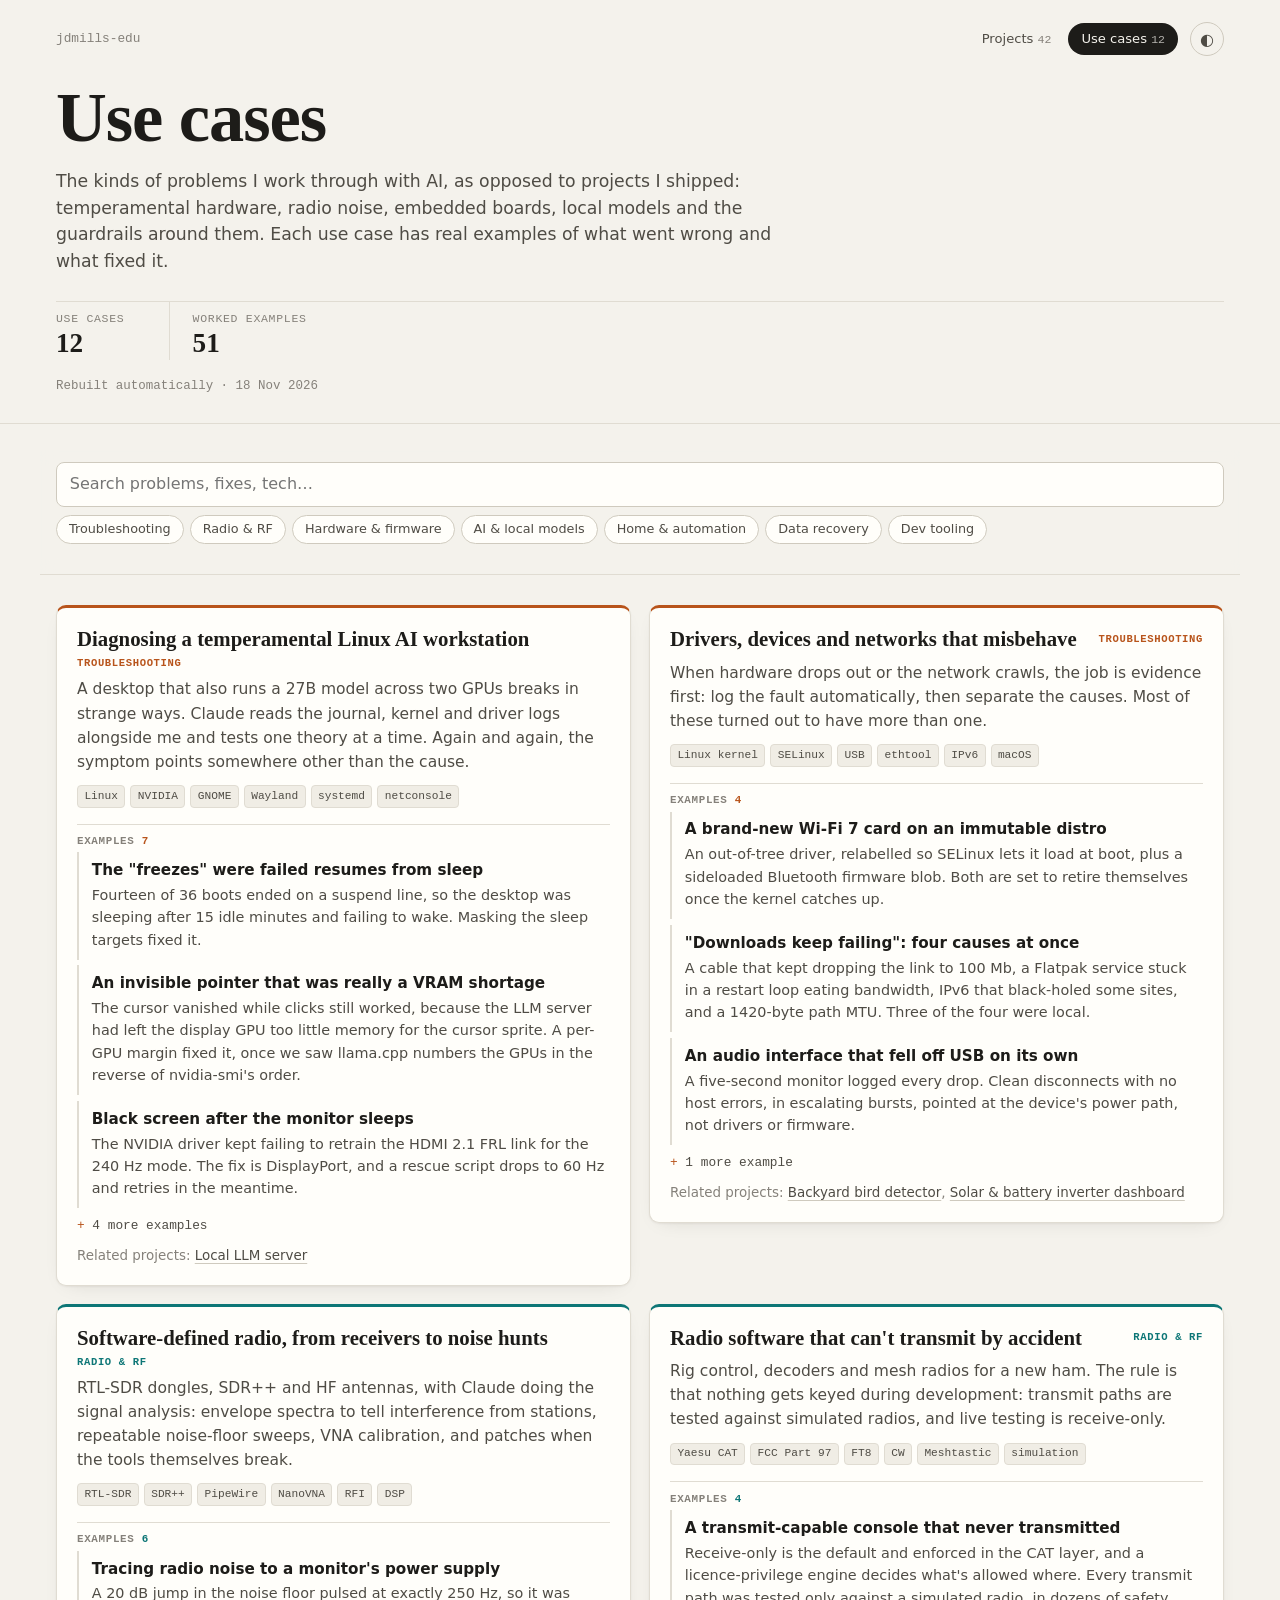
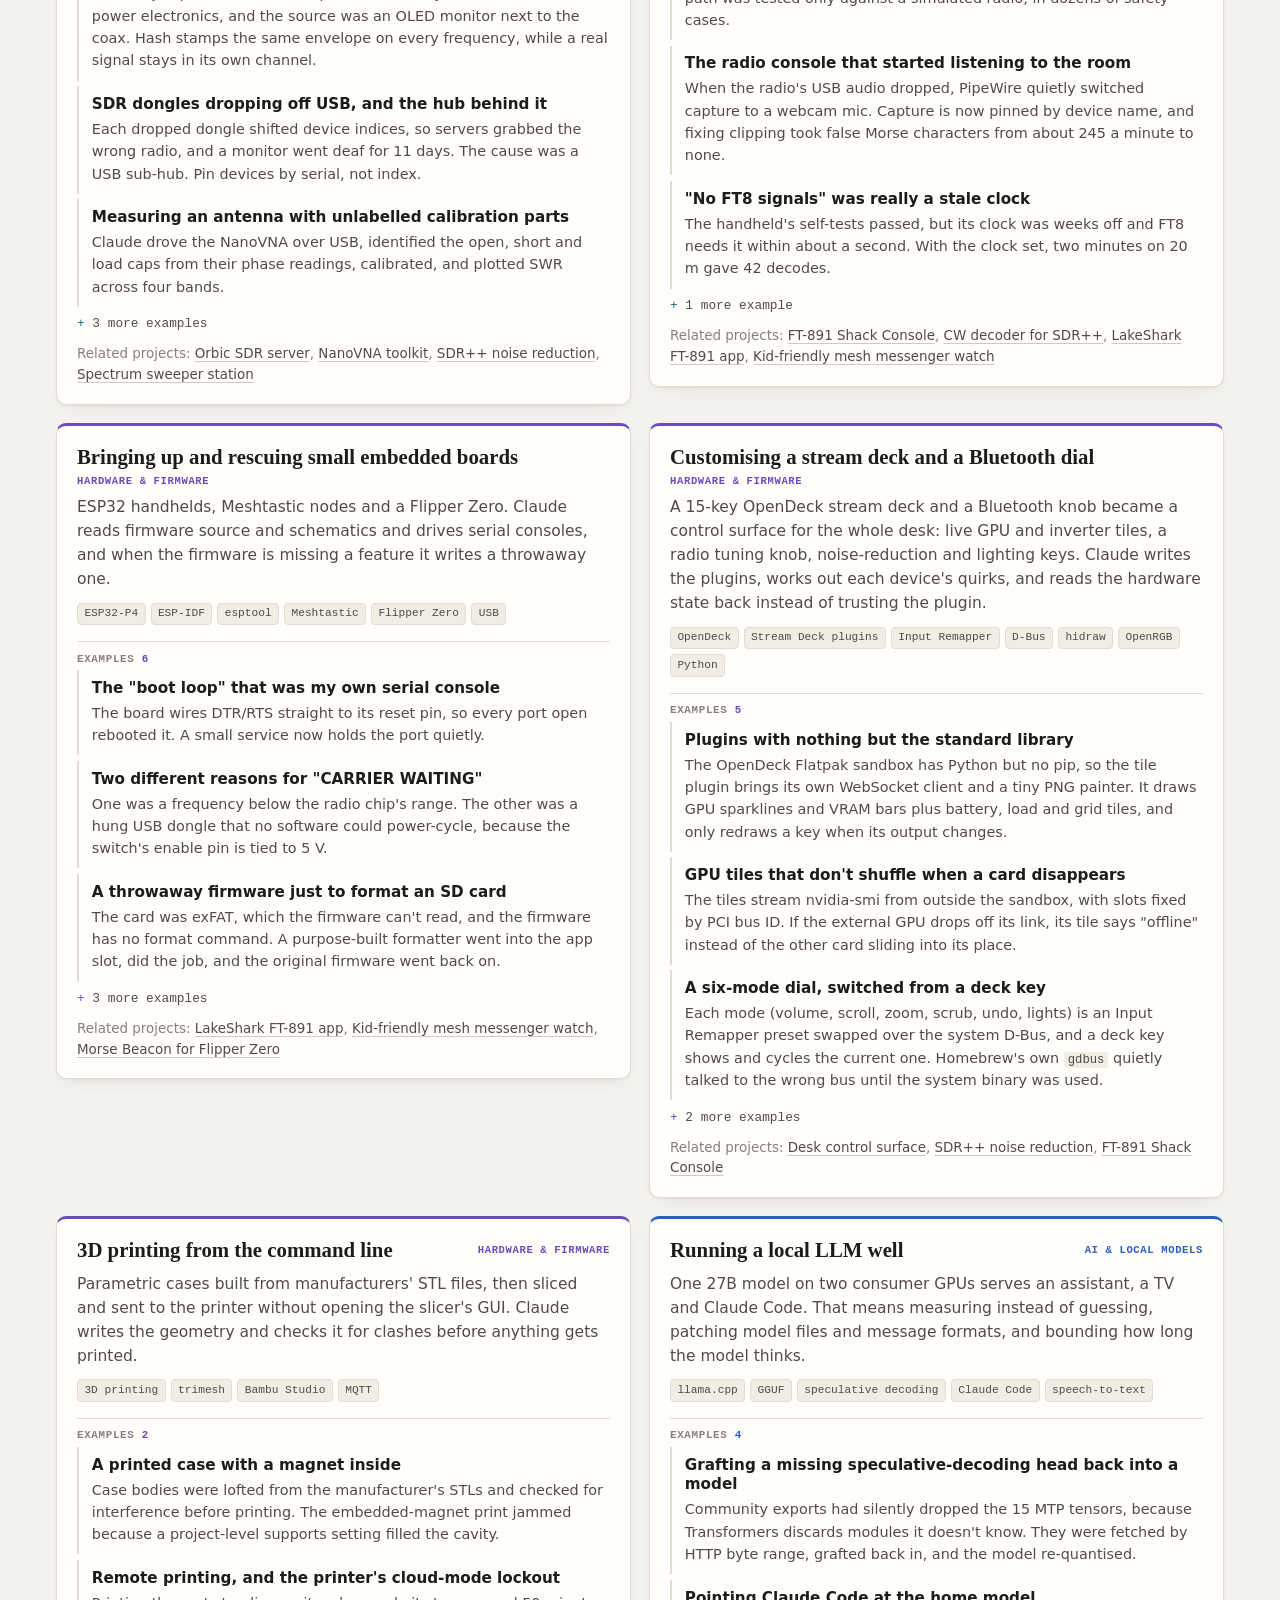
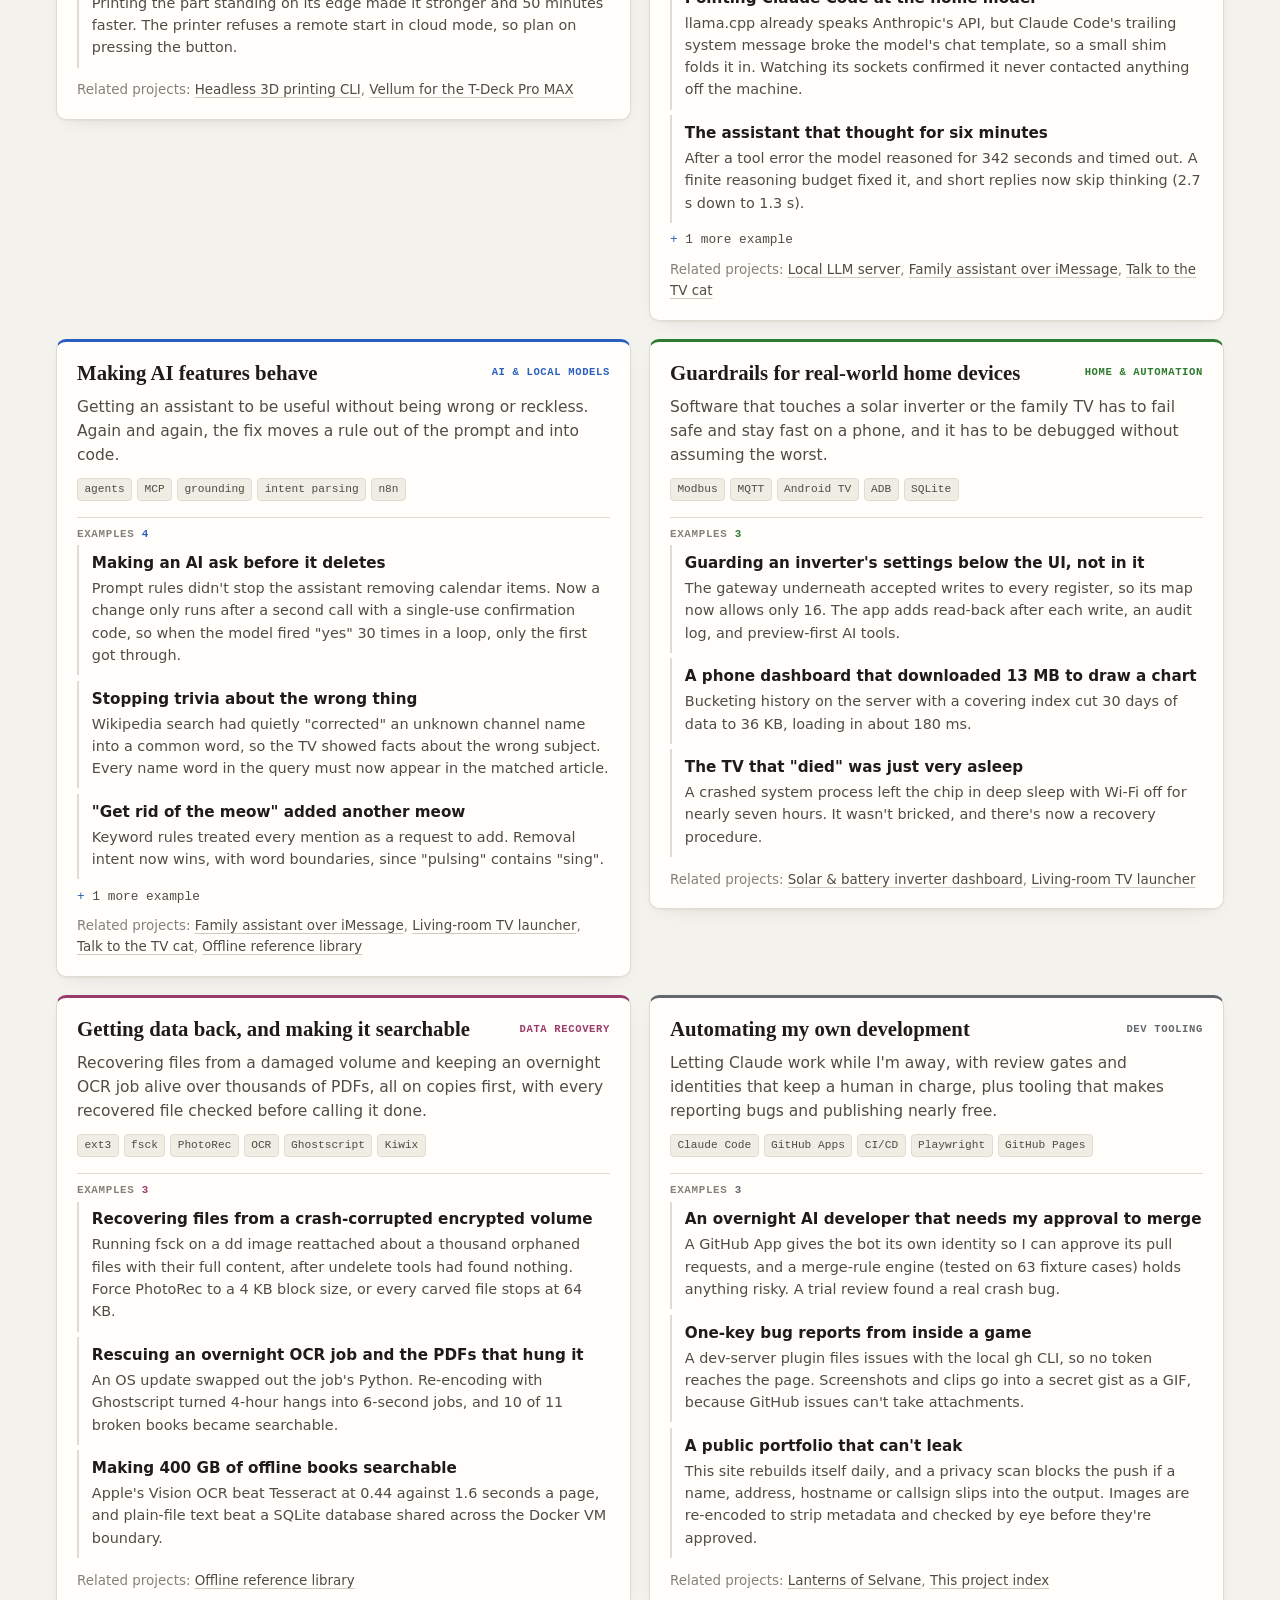
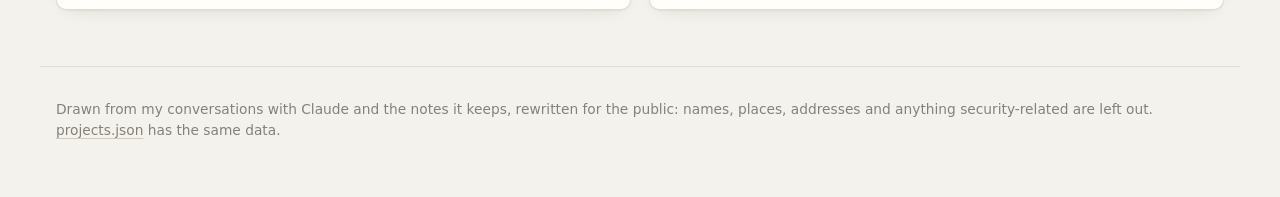
<file: use-cases.html>
<!doctype html>
<html lang="en">
<head>
<meta charset="utf-8">
<meta name="viewport" content="width=device-width, initial-scale=1">
<title>Use cases · jdmills-edu</title>
<meta name="description" content="The kinds of problems I work through with AI, as opposed to projects I shipped: temperamental hardware, radio noise, embedded boards, local models and the guardrails around them. Each use case has real examples of what went wrong and what fixed it.">
<meta property="og:title" content="Use cases · jdmills-edu">
<meta property="og:description" content="The kinds of problems I work through with AI, as opposed to projects I shipped: temperamental hardware, radio noise, embedded boards, local models and the guardrails around them. Each use case has real examples of what went wrong and what fixed it.">

<link rel="icon" href="favicon.svg" type="image/svg+xml">
<link rel="stylesheet" href="style.css?v=20cc7142">
<script>try{var t=localStorage.getItem('pi-theme');if(t)document.documentElement.dataset.theme=t}catch(e){}</script>
</head>
<body>
<a class="skip" href="#projects">Skip to use cases</a>
<header class="masthead">
<div class="wrap">
<div class="topline"><span class="handle"><a href="https://github.com/jdmills-edu" rel="noopener">jdmills-edu</a></span><nav class="tabs" aria-label="Sections"><a href="index.html">Projects <span class="n">42</span></a><a href="use-cases.html" aria-current="page">Use cases <span class="n">12</span></a></nav><button type="button" class="theme" id="theme" aria-label="Toggle dark mode"><span aria-hidden="true">◐</span></button></div>
<h1>Use cases</h1>
<p class="intro">The kinds of problems I work through with AI, as opposed to projects I shipped: temperamental hardware, radio noise, embedded boards, local models and the guardrails around them. Each use case has real examples of what went wrong and what fixed it.</p>
<dl class="stats">
<div><dt>Use cases</dt><dd>12</dd></div>
<div><dt>Worked examples</dt><dd>51</dd></div>
</dl>
<p class="rebuilt">Rebuilt automatically · <time datetime="2026-11-18">18 Nov 2026</time></p>
</div>
</header>
<nav class="filters wrap" aria-label="Filter use cases">
<label class="search"><span class="vh">Search use cases</span><input type="search" id="q" placeholder="Search problems, fixes, tech…" autocomplete="off"></label>
<div class="chips" role="group" aria-label="Topic"><button type="button" data-filter="topic" data-value="troubleshooting" aria-pressed="false">Troubleshooting</button><button type="button" data-filter="topic" data-value="radio" aria-pressed="false">Radio &amp; RF</button><button type="button" data-filter="topic" data-value="hardware" aria-pressed="false">Hardware &amp; firmware</button><button type="button" data-filter="topic" data-value="ai" aria-pressed="false">AI &amp; local models</button><button type="button" data-filter="topic" data-value="home" aria-pressed="false">Home &amp; automation</button><button type="button" data-filter="topic" data-value="data" aria-pressed="false">Data recovery</button><button type="button" data-filter="topic" data-value="dev" aria-pressed="false">Dev tooling</button></div>
<p class="result" id="result" aria-live="polite"></p>
</nav>
<main id="projects" class="wrap">
<section class="cat-section" id="t-all"><div class="grid uc-grid"><article class="card uc topic-troubleshooting" id="u-workstation-gremlins" data-topic="troubleshooting" data-search="diagnosing a temperamental linux ai workstation a desktop that also runs a 27b model across two gpus breaks in strange ways. claude reads the journal, kernel and
driver logs alongside me and tests one theory at a time. again and again, the symptom points somewhere other than
the cause.
 linux nvidia gnome wayland systemd netconsole the &quot;freezes&quot; were failed resumes from sleep fourteen of 36 boots ended on a suspend line, so the desktop was sleeping after 15 idle minutes and failing to wake. masking the sleep targets fixed it. an invisible pointer that was really a vram shortage the cursor vanished while clicks still worked, because the llm server had left the display gpu too little memory for the cursor sprite. a per-gpu margin fixed it, once we saw llama.cpp numbers the gpus in the reverse of nvidia-smi&#x27;s order. black screen after the monitor sleeps the nvidia driver kept failing to retrain the hdmi 2.1 frl link for the 240 hz mode. the fix is displayport, and a rescue script drops to 60 hz and retries in the meantime. every gnome extension silently switched off a shell crash at startup tripped gnome&#x27;s safety switch. the first check missed it because homebrew&#x27;s `gsettings` can&#x27;t see the real settings. two apps quietly rendering on the cpu sdr++ in a container with no nvidia libraries was software-drawing its waterfall at 830% cpu, and grafting in the host driver took it to 1–2%. separately, a stale flatpak override had a slicer stuck in software gl. a global setting flipped which gpu an app used a system-wide cuda_device_order, added for one app, inverted another app&#x27;s gpu pinning. each launcher now sets both variables explicitly. a hard freeze, and a crash log that had stopped working two freezes under dual-gpu load left nothing in the journal, and the remote kernel log had gone silent days earlier when the receiving machine&#x27;s mac changed. that&#x27;s fixed and checked now, though the root cause is still open.">
<div class="card-body">
<div class="card-head"><h3><a href="#u-workstation-gremlins">Diagnosing a temperamental Linux AI workstation</a></h3><span class="uc-topic">Troubleshooting</span></div>
<div class="uc-summary"><p>A desktop that also runs a 27B model across two GPUs breaks in strange ways. Claude reads the journal, kernel and driver logs alongside me and tests one theory at a time. Again and again, the symptom points somewhere other than the cause.</p></div>
<ul class="stack"><li>Linux</li><li>NVIDIA</li><li>GNOME</li><li>Wayland</li><li>systemd</li><li>netconsole</li></ul>
<p class="uc-ex-label">Examples <span class="n">7</span></p>
<ol class="uc-examples"><li><h4>The &quot;freezes&quot; were failed resumes from sleep</h4><p>Fourteen of 36 boots ended on a suspend line, so the desktop was sleeping after 15 idle minutes and failing to wake. Masking the sleep targets fixed it.</p></li><li><h4>An invisible pointer that was really a VRAM shortage</h4><p>The cursor vanished while clicks still worked, because the LLM server had left the display GPU too little memory for the cursor sprite. A per-GPU margin fixed it, once we saw llama.cpp numbers the GPUs in the reverse of nvidia-smi&#x27;s order.</p></li><li><h4>Black screen after the monitor sleeps</h4><p>The NVIDIA driver kept failing to retrain the HDMI 2.1 FRL link for the 240 Hz mode. The fix is DisplayPort, and a rescue script drops to 60 Hz and retries in the meantime.</p></li></ol>
<details class="uc-more"><summary>4 more examples</summary><ol class="uc-examples" start="4"><li><h4>Every GNOME extension silently switched off</h4><p>A shell crash at startup tripped GNOME&#x27;s safety switch. The first check missed it because Homebrew&#x27;s <code>gsettings</code> can&#x27;t see the real settings.</p></li><li><h4>Two apps quietly rendering on the CPU</h4><p>SDR++ in a container with no NVIDIA libraries was software-drawing its waterfall at 830% CPU, and grafting in the host driver took it to 1–2%. Separately, a stale Flatpak override had a slicer stuck in software GL.</p></li><li><h4>A global setting flipped which GPU an app used</h4><p>A system-wide CUDA_DEVICE_ORDER, added for one app, inverted another app&#x27;s GPU pinning. Each launcher now sets both variables explicitly.</p></li><li><h4>A hard freeze, and a crash log that had stopped working</h4><p>Two freezes under dual-GPU load left nothing in the journal, and the remote kernel log had gone silent days earlier when the receiving machine&#x27;s MAC changed. That&#x27;s fixed and checked now, though the root cause is still open.</p></li></ol></details>
<p class="uc-related">Related projects: <a href="index.html#p-local-llm">Local LLM server</a></p>
</div></article>
<article class="card uc topic-troubleshooting" id="u-devices-and-networks" data-topic="troubleshooting" data-search="drivers, devices and networks that misbehave when hardware drops out or the network crawls, the job is evidence first: log the fault automatically, then
separate the causes. most of these turned out to have more than one.
 linux kernel selinux usb ethtool ipv6 macos a brand-new wi-fi 7 card on an immutable distro an out-of-tree driver, relabelled so selinux lets it load at boot, plus a sideloaded bluetooth firmware blob. both are set to retire themselves once the kernel catches up. &quot;downloads keep failing&quot;: four causes at once a cable that kept dropping the link to 100 mb, a flatpak service stuck in a restart loop eating bandwidth, ipv6 that black-holed some sites, and a 1420-byte path mtu. three of the four were local. an audio interface that fell off usb on its own a five-second monitor logged every drop. clean disconnects with no host errors, in escalating bursts, pointed at the device&#x27;s power path, not drivers or firmware. a permission prompt nobody could click froze a headless mac services on a mac mini hung in `open()` because macos&#x27;s privacy daemon was waiting on a consent prompt, set off when a homebrew upgrade changed a binary&#x27;s path. moving their data out of the protected documents folder ended it.">
<div class="card-body">
<div class="card-head"><h3><a href="#u-devices-and-networks">Drivers, devices and networks that misbehave</a></h3><span class="uc-topic">Troubleshooting</span></div>
<div class="uc-summary"><p>When hardware drops out or the network crawls, the job is evidence first: log the fault automatically, then separate the causes. Most of these turned out to have more than one.</p></div>
<ul class="stack"><li>Linux kernel</li><li>SELinux</li><li>USB</li><li>ethtool</li><li>IPv6</li><li>macOS</li></ul>
<p class="uc-ex-label">Examples <span class="n">4</span></p>
<ol class="uc-examples"><li><h4>A brand-new Wi-Fi 7 card on an immutable distro</h4><p>An out-of-tree driver, relabelled so SELinux lets it load at boot, plus a sideloaded Bluetooth firmware blob. Both are set to retire themselves once the kernel catches up.</p></li><li><h4>&quot;Downloads keep failing&quot;: four causes at once</h4><p>A cable that kept dropping the link to 100 Mb, a Flatpak service stuck in a restart loop eating bandwidth, IPv6 that black-holed some sites, and a 1420-byte path MTU. Three of the four were local.</p></li><li><h4>An audio interface that fell off USB on its own</h4><p>A five-second monitor logged every drop. Clean disconnects with no host errors, in escalating bursts, pointed at the device&#x27;s power path, not drivers or firmware.</p></li></ol>
<details class="uc-more"><summary>1 more example</summary><ol class="uc-examples" start="4"><li><h4>A permission prompt nobody could click froze a headless Mac</h4><p>Services on a Mac mini hung in <code>open()</code> because macOS&#x27;s privacy daemon was waiting on a consent prompt, set off when a Homebrew upgrade changed a binary&#x27;s path. Moving their data out of the protected Documents folder ended it.</p></li></ol></details>
<p class="uc-related">Related projects: <a href="index.html#p-bird-detector">Backyard bird detector</a>, <a href="index.html#p-inverter-dashboard">Solar &amp; battery inverter dashboard</a></p>
</div></article>
<article class="card uc topic-radio" id="u-sdr-signals-and-noise" data-topic="radio" data-search="software-defined radio, from receivers to noise hunts rtl-sdr dongles, sdr++ and hf antennas, with claude doing the signal analysis: envelope spectra to tell
interference from stations, repeatable noise-floor sweeps, vna calibration, and patches when the tools
themselves break.
 rtl-sdr sdr++ pipewire nanovna rfi dsp tracing radio noise to a monitor&#x27;s power supply a 20 db jump in the noise floor pulsed at exactly 250 hz, so it was power electronics, and the source was an oled monitor next to the coax. hash stamps the same envelope on every frequency, while a real signal stays in its own channel. sdr dongles dropping off usb, and the hub behind it each dropped dongle shifted device indices, so servers grabbed the wrong radio, and a monitor went deaf for 11 days. the cause was a usb sub-hub. pin devices by serial, not index. measuring an antenna with unlabelled calibration parts claude drove the nanovna over usb, identified the open, short and load caps from their phase readings, calibrated, and plotted swr across four bands. a repeatable noise-floor test for antenna changes a direct-sampling sweep over rtl_tcp turns &quot;did that help?&quot; into before-and-after numbers. let the tuner settle after each retune. the cw &quot;noise&quot; that was really the agc the howl between morse characters was the agc adding up to 140 db of gain in each pause, which recordings showed. the speech denoiser used for voice turned out to erase cw entirely, so routing now follows the mode. sdr++ playing into the wrong output, and crashing at startup rtaudio saw one device name for three pipewire sinks, so a launcher now moves the stream. a divide-by-zero race was fixed by rebuilding the core library at the package&#x27;s exact commit.">
<div class="card-body">
<div class="card-head"><h3><a href="#u-sdr-signals-and-noise">Software-defined radio, from receivers to noise hunts</a></h3><span class="uc-topic">Radio &amp; RF</span></div>
<div class="uc-summary"><p>RTL-SDR dongles, SDR++ and HF antennas, with Claude doing the signal analysis: envelope spectra to tell interference from stations, repeatable noise-floor sweeps, VNA calibration, and patches when the tools themselves break.</p></div>
<ul class="stack"><li>RTL-SDR</li><li>SDR++</li><li>PipeWire</li><li>NanoVNA</li><li>RFI</li><li>DSP</li></ul>
<p class="uc-ex-label">Examples <span class="n">6</span></p>
<ol class="uc-examples"><li><h4>Tracing radio noise to a monitor&#x27;s power supply</h4><p>A 20 dB jump in the noise floor pulsed at exactly 250 Hz, so it was power electronics, and the source was an OLED monitor next to the coax. Hash stamps the same envelope on every frequency, while a real signal stays in its own channel.</p></li><li><h4>SDR dongles dropping off USB, and the hub behind it</h4><p>Each dropped dongle shifted device indices, so servers grabbed the wrong radio, and a monitor went deaf for 11 days. The cause was a USB sub-hub. Pin devices by serial, not index.</p></li><li><h4>Measuring an antenna with unlabelled calibration parts</h4><p>Claude drove the NanoVNA over USB, identified the open, short and load caps from their phase readings, calibrated, and plotted SWR across four bands.</p></li></ol>
<details class="uc-more"><summary>3 more examples</summary><ol class="uc-examples" start="4"><li><h4>A repeatable noise-floor test for antenna changes</h4><p>A direct-sampling sweep over rtl_tcp turns &quot;did that help?&quot; into before-and-after numbers. Let the tuner settle after each retune.</p></li><li><h4>The CW &quot;noise&quot; that was really the AGC</h4><p>The howl between Morse characters was the AGC adding up to 140 dB of gain in each pause, which recordings showed. The speech denoiser used for voice turned out to erase CW entirely, so routing now follows the mode.</p></li><li><h4>SDR++ playing into the wrong output, and crashing at startup</h4><p>RtAudio saw one device name for three PipeWire sinks, so a launcher now moves the stream. A divide-by-zero race was fixed by rebuilding the core library at the package&#x27;s exact commit.</p></li></ol></details>
<p class="uc-related">Related projects: <a href="index.html#p-orbic-sdr">Orbic SDR server</a>, <a href="index.html#p-nanovna-toolkit">NanoVNA toolkit</a>, <a href="index.html#p-sdr-noise-reduction">SDR++ noise reduction</a>, <a href="index.html#p-spectrum-sweepers">Spectrum sweeper station</a></p>
</div></article>
<article class="card uc topic-radio" id="u-safe-radio-software" data-topic="radio" data-search="radio software that can&#x27;t transmit by accident rig control, decoders and mesh radios for a new ham. the rule is that nothing gets keyed during development:
transmit paths are tested against simulated radios, and live testing is receive-only.
 yaesu cat fcc part 97 ft8 cw meshtastic simulation a transmit-capable console that never transmitted receive-only is the default and enforced in the cat layer, and a licence-privilege engine decides what&#x27;s allowed where. every transmit path was tested only against a simulated radio, in dozens of safety cases. the radio console that started listening to the room when the radio&#x27;s usb audio dropped, pipewire quietly switched capture to a webcam mic. capture is now pinned by device name, and fixing clipping took false morse characters from about 245 a minute to none. &quot;no ft8 signals&quot; was really a stale clock the handheld&#x27;s self-tests passed, but its clock was weeks off and ft8 needs it within about a second. with the clock set, two minutes on 20 m gave 42 decodes. mesh radios that may not have shared a frequency meshtastic derives the frequency slot from the channel name, so a receive-only probe listened on both candidates. the likeliest culprit turned out to be a stale phone-to-radio bluetooth link.">
<div class="card-body">
<div class="card-head"><h3><a href="#u-safe-radio-software">Radio software that can&#x27;t transmit by accident</a></h3><span class="uc-topic">Radio &amp; RF</span></div>
<div class="uc-summary"><p>Rig control, decoders and mesh radios for a new ham. The rule is that nothing gets keyed during development: transmit paths are tested against simulated radios, and live testing is receive-only.</p></div>
<ul class="stack"><li>Yaesu CAT</li><li>FCC Part 97</li><li>FT8</li><li>CW</li><li>Meshtastic</li><li>simulation</li></ul>
<p class="uc-ex-label">Examples <span class="n">4</span></p>
<ol class="uc-examples"><li><h4>A transmit-capable console that never transmitted</h4><p>Receive-only is the default and enforced in the CAT layer, and a licence-privilege engine decides what&#x27;s allowed where. Every transmit path was tested only against a simulated radio, in dozens of safety cases.</p></li><li><h4>The radio console that started listening to the room</h4><p>When the radio&#x27;s USB audio dropped, PipeWire quietly switched capture to a webcam mic. Capture is now pinned by device name, and fixing clipping took false Morse characters from about 245 a minute to none.</p></li><li><h4>&quot;No FT8 signals&quot; was really a stale clock</h4><p>The handheld&#x27;s self-tests passed, but its clock was weeks off and FT8 needs it within about a second. With the clock set, two minutes on 20 m gave 42 decodes.</p></li></ol>
<details class="uc-more"><summary>1 more example</summary><ol class="uc-examples" start="4"><li><h4>Mesh radios that may not have shared a frequency</h4><p>Meshtastic derives the frequency slot from the channel name, so a receive-only probe listened on both candidates. The likeliest culprit turned out to be a stale phone-to-radio Bluetooth link.</p></li></ol></details>
<p class="uc-related">Related projects: <a href="index.html#p-ft891-console">FT-891 Shack Console</a>, <a href="index.html#p-sdrpp-cw">CW decoder for SDR++</a>, <a href="index.html#p-lakeshark-ft891">LakeShark FT-891 app</a>, <a href="index.html#p-mesh-watch">Kid-friendly mesh messenger watch</a></p>
</div></article>
<article class="card uc topic-hardware" id="u-embedded-bring-up" data-topic="hardware" data-search="bringing up and rescuing small embedded boards esp32 handhelds, meshtastic nodes and a flipper zero. claude reads firmware source and schematics and drives
serial consoles, and when the firmware is missing a feature it writes a throwaway one.
 esp32-p4 esp-idf esptool meshtastic flipper zero usb the &quot;boot loop&quot; that was my own serial console the board wires dtr/rts straight to its reset pin, so every port open rebooted it. a small service now holds the port quietly. two different reasons for &quot;carrier waiting&quot; one was a frequency below the radio chip&#x27;s range. the other was a hung usb dongle that no software could power-cycle, because the switch&#x27;s enable pin is tied to 5 v. a throwaway firmware just to format an sd card the card was exfat, which the firmware can&#x27;t read, and the firmware has no format command. a purpose-built formatter went into the app slot, did the job, and the original firmware went back on. turning a microcontroller into a usb card reader temporary mass-storage firmware loaded an offline street map (cut from openstreetmap data into pmtiles) and 600 mb of music in about 24 minutes. the card&#x27;s own write speed was the real limit. a flashing script that clobbered the ota partition meshtastic&#x27;s bundled script wrote the filesystem at a hard-coded offset that is wrong on 16 mb boards. flashing by hand with esptool, at the release&#x27;s own offsets, fixed it. testing a flipper app without touching the flipper the serial cli can drive a running app (`input send`), check for crashes (`loader info`) and check for leaks (`free`), so every build gets a scripted smoke test.">
<div class="card-body">
<div class="card-head"><h3><a href="#u-embedded-bring-up">Bringing up and rescuing small embedded boards</a></h3><span class="uc-topic">Hardware &amp; firmware</span></div>
<div class="uc-summary"><p>ESP32 handhelds, Meshtastic nodes and a Flipper Zero. Claude reads firmware source and schematics and drives serial consoles, and when the firmware is missing a feature it writes a throwaway one.</p></div>
<ul class="stack"><li>ESP32-P4</li><li>ESP-IDF</li><li>esptool</li><li>Meshtastic</li><li>Flipper Zero</li><li>USB</li></ul>
<p class="uc-ex-label">Examples <span class="n">6</span></p>
<ol class="uc-examples"><li><h4>The &quot;boot loop&quot; that was my own serial console</h4><p>The board wires DTR/RTS straight to its reset pin, so every port open rebooted it. A small service now holds the port quietly.</p></li><li><h4>Two different reasons for &quot;CARRIER WAITING&quot;</h4><p>One was a frequency below the radio chip&#x27;s range. The other was a hung USB dongle that no software could power-cycle, because the switch&#x27;s enable pin is tied to 5 V.</p></li><li><h4>A throwaway firmware just to format an SD card</h4><p>The card was exFAT, which the firmware can&#x27;t read, and the firmware has no format command. A purpose-built formatter went into the app slot, did the job, and the original firmware went back on.</p></li></ol>
<details class="uc-more"><summary>3 more examples</summary><ol class="uc-examples" start="4"><li><h4>Turning a microcontroller into a USB card reader</h4><p>Temporary mass-storage firmware loaded an offline street map (cut from OpenStreetMap data into PMTiles) and 600 MB of music in about 24 minutes. The card&#x27;s own write speed was the real limit.</p></li><li><h4>A flashing script that clobbered the OTA partition</h4><p>Meshtastic&#x27;s bundled script wrote the filesystem at a hard-coded offset that is wrong on 16 MB boards. Flashing by hand with esptool, at the release&#x27;s own offsets, fixed it.</p></li><li><h4>Testing a Flipper app without touching the Flipper</h4><p>The serial CLI can drive a running app (<code>input send</code>), check for crashes (<code>loader info</code>) and check for leaks (<code>free</code>), so every build gets a scripted smoke test.</p></li></ol></details>
<p class="uc-related">Related projects: <a href="index.html#p-lakeshark-ft891">LakeShark FT-891 app</a>, <a href="index.html#p-mesh-watch">Kid-friendly mesh messenger watch</a>, <a href="index.html#p-flipper-morse-beacon">Morse Beacon for Flipper Zero</a></p>
</div></article>
<article class="card uc topic-hardware" id="u-stream-deck-and-dial" data-topic="hardware" data-search="customising a stream deck and a bluetooth dial a 15-key opendeck stream deck and a bluetooth knob became a control surface for the whole desk: live gpu and
inverter tiles, a radio tuning knob, noise-reduction and lighting keys. claude writes the plugins, works out
each device&#x27;s quirks, and reads the hardware state back instead of trusting the plugin.
 opendeck stream deck plugins input remapper d-bus hidraw openrgb python plugins with nothing but the standard library the opendeck flatpak sandbox has python but no pip, so the tile plugin brings its own websocket client and a tiny png painter. it draws gpu sparklines and vram bars plus battery, load and grid tiles, and only redraws a key when its output changes. gpu tiles that don&#x27;t shuffle when a card disappears the tiles stream nvidia-smi from outside the sandbox, with slots fixed by pci bus id. if the external gpu drops off its link, its tile says &quot;offline&quot; instead of the other card sliding into its place. a six-mode dial, switched from a deck key each mode (volume, scroll, zoom, scrub, undo, lights) is an input remapper preset swapped over the system d-bus, and a deck key shows and cycles the current one. homebrew&#x27;s own `gdbus` quietly talked to the wrong bus until the system binary was used. the dial as a radio tuning knob in radio mode the shack console reads the knob&#x27;s raw hid events and tunes the vfo, with spin acceleration (up to 20× steps, capped at 50 khz) and coalesced cat writes. it was tested against a fake radio and a fake dial before going near the real ones. rgb keys that reach what openrgb can&#x27;t openrgb skips a board whose headers report zero leds, and the ram only appears after login. the case fans on the 12 v header needed raw-hid packets: mode on effect channel 1, colour in slot 5, both found by testing live.">
<div class="card-body">
<div class="card-head"><h3><a href="#u-stream-deck-and-dial">Customising a stream deck and a Bluetooth dial</a></h3><span class="uc-topic">Hardware &amp; firmware</span></div>
<div class="uc-summary"><p>A 15-key OpenDeck stream deck and a Bluetooth knob became a control surface for the whole desk: live GPU and inverter tiles, a radio tuning knob, noise-reduction and lighting keys. Claude writes the plugins, works out each device&#x27;s quirks, and reads the hardware state back instead of trusting the plugin.</p></div>
<ul class="stack"><li>OpenDeck</li><li>Stream Deck plugins</li><li>Input Remapper</li><li>D-Bus</li><li>hidraw</li><li>OpenRGB</li><li>Python</li></ul>
<p class="uc-ex-label">Examples <span class="n">5</span></p>
<ol class="uc-examples"><li><h4>Plugins with nothing but the standard library</h4><p>The OpenDeck Flatpak sandbox has Python but no pip, so the tile plugin brings its own WebSocket client and a tiny PNG painter. It draws GPU sparklines and VRAM bars plus battery, load and grid tiles, and only redraws a key when its output changes.</p></li><li><h4>GPU tiles that don&#x27;t shuffle when a card disappears</h4><p>The tiles stream nvidia-smi from outside the sandbox, with slots fixed by PCI bus ID. If the external GPU drops off its link, its tile says &quot;offline&quot; instead of the other card sliding into its place.</p></li><li><h4>A six-mode dial, switched from a deck key</h4><p>Each mode (volume, scroll, zoom, scrub, undo, lights) is an Input Remapper preset swapped over the system D-Bus, and a deck key shows and cycles the current one. Homebrew&#x27;s own <code>gdbus</code> quietly talked to the wrong bus until the system binary was used.</p></li></ol>
<details class="uc-more"><summary>2 more examples</summary><ol class="uc-examples" start="4"><li><h4>The dial as a radio tuning knob</h4><p>In radio mode the shack console reads the knob&#x27;s raw HID events and tunes the VFO, with spin acceleration (up to 20× steps, capped at 50 kHz) and coalesced CAT writes. It was tested against a fake radio and a fake dial before going near the real ones.</p></li><li><h4>RGB keys that reach what OpenRGB can&#x27;t</h4><p>OpenRGB skips a board whose headers report zero LEDs, and the RAM only appears after login. The case fans on the 12 V header needed raw-HID packets: mode on effect channel 1, colour in slot 5, both found by testing live.</p></li></ol></details>
<p class="uc-related">Related projects: <a href="index.html#p-desk-controls">Desk control surface</a>, <a href="index.html#p-sdr-noise-reduction">SDR++ noise reduction</a>, <a href="index.html#p-ft891-console">FT-891 Shack Console</a></p>
</div></article>
<article class="card uc topic-hardware" id="u-making-physical-things" data-topic="hardware" data-search="3d printing from the command line parametric cases built from manufacturers&#x27; stl files, then sliced and sent to the printer without opening the
slicer&#x27;s gui. claude writes the geometry and checks it for clashes before anything gets printed.
 3d printing trimesh bambu studio mqtt a printed case with a magnet inside case bodies were lofted from the manufacturer&#x27;s stls and checked for interference before printing. the embedded-magnet print jammed because a project-level supports setting filled the cavity. remote printing, and the printer&#x27;s cloud-mode lockout printing the part standing on its edge made it stronger and 50 minutes faster. the printer refuses a remote start in cloud mode, so plan on pressing the button.">
<div class="card-body">
<div class="card-head"><h3><a href="#u-making-physical-things">3D printing from the command line</a></h3><span class="uc-topic">Hardware &amp; firmware</span></div>
<div class="uc-summary"><p>Parametric cases built from manufacturers&#x27; STL files, then sliced and sent to the printer without opening the slicer&#x27;s GUI. Claude writes the geometry and checks it for clashes before anything gets printed.</p></div>
<ul class="stack"><li>3D printing</li><li>trimesh</li><li>Bambu Studio</li><li>MQTT</li></ul>
<p class="uc-ex-label">Examples <span class="n">2</span></p>
<ol class="uc-examples"><li><h4>A printed case with a magnet inside</h4><p>Case bodies were lofted from the manufacturer&#x27;s STLs and checked for interference before printing. The embedded-magnet print jammed because a project-level supports setting filled the cavity.</p></li><li><h4>Remote printing, and the printer&#x27;s cloud-mode lockout</h4><p>Printing the part standing on its edge made it stronger and 50 minutes faster. The printer refuses a remote start in cloud mode, so plan on pressing the button.</p></li></ol>

<p class="uc-related">Related projects: <a href="index.html#p-bambu-cli">Headless 3D printing CLI</a>, <a href="index.html#p-vellum-tdeck">Vellum for the T-Deck Pro MAX</a></p>
</div></article>
<article class="card uc topic-ai" id="u-local-llm-ops" data-topic="ai" data-search="running a local llm well one 27b model on two consumer gpus serves an assistant, a tv and claude code. that means measuring
instead of guessing, patching model files and message formats, and bounding how long the model thinks.
 llama.cpp gguf speculative decoding claude code speech-to-text grafting a missing speculative-decoding head back into a model community exports had silently dropped the 15 mtp tensors, because transformers discards modules it doesn&#x27;t know. they were fetched by http byte range, grafted back in, and the model re-quantised. pointing claude code at the home model llama.cpp already speaks anthropic&#x27;s api, but claude code&#x27;s trailing system message broke the model&#x27;s chat template, so a small shim folds it in. watching its sockets confirmed it never contacted anything off the machine. the assistant that thought for six minutes after a tool error the model reasoned for 342 seconds and timed out. a finite reasoning budget fixed it, and short replies now skip thinking (2.7 s down to 1.3 s). picking speech-to-text for a tv that talks back parakeet on the cpu beat moonshine and whisper at about 60 ms per utterance, with no gpu needed. short names were the weak spot until the vocabulary was biased toward them.">
<div class="card-body">
<div class="card-head"><h3><a href="#u-local-llm-ops">Running a local LLM well</a></h3><span class="uc-topic">AI &amp; local models</span></div>
<div class="uc-summary"><p>One 27B model on two consumer GPUs serves an assistant, a TV and Claude Code. That means measuring instead of guessing, patching model files and message formats, and bounding how long the model thinks.</p></div>
<ul class="stack"><li>llama.cpp</li><li>GGUF</li><li>speculative decoding</li><li>Claude Code</li><li>speech-to-text</li></ul>
<p class="uc-ex-label">Examples <span class="n">4</span></p>
<ol class="uc-examples"><li><h4>Grafting a missing speculative-decoding head back into a model</h4><p>Community exports had silently dropped the 15 MTP tensors, because Transformers discards modules it doesn&#x27;t know. They were fetched by HTTP byte range, grafted back in, and the model re-quantised.</p></li><li><h4>Pointing Claude Code at the home model</h4><p>llama.cpp already speaks Anthropic&#x27;s API, but Claude Code&#x27;s trailing system message broke the model&#x27;s chat template, so a small shim folds it in. Watching its sockets confirmed it never contacted anything off the machine.</p></li><li><h4>The assistant that thought for six minutes</h4><p>After a tool error the model reasoned for 342 seconds and timed out. A finite reasoning budget fixed it, and short replies now skip thinking (2.7 s down to 1.3 s).</p></li></ol>
<details class="uc-more"><summary>1 more example</summary><ol class="uc-examples" start="4"><li><h4>Picking speech-to-text for a TV that talks back</h4><p>Parakeet on the CPU beat Moonshine and Whisper at about 60 ms per utterance, with no GPU needed. Short names were the weak spot until the vocabulary was biased toward them.</p></li></ol></details>
<p class="uc-related">Related projects: <a href="index.html#p-local-llm">Local LLM server</a>, <a href="index.html#p-family-assistant">Family assistant over iMessage</a>, <a href="index.html#p-talk-to-the-cat">Talk to the TV cat</a></p>
</div></article>
<article class="card uc topic-ai" id="u-trustworthy-ai-features" data-topic="ai" data-search="making ai features behave getting an assistant to be useful without being wrong or reckless. again and again, the fix moves a rule
out of the prompt and into code.
 agents mcp grounding intent parsing n8n making an ai ask before it deletes prompt rules didn&#x27;t stop the assistant removing calendar items. now a change only runs after a second call with a single-use confirmation code, so when the model fired &quot;yes&quot; 30 times in a loop, only the first got through. stopping trivia about the wrong thing wikipedia search had quietly &quot;corrected&quot; an unknown channel name into a common word, so the tv showed facts about the wrong subject. every name word in the query must now appear in the matched article. &quot;get rid of the meow&quot; added another meow keyword rules treated every mention as a request to add. removal intent now wins, with word boundaries, since &quot;pulsing&quot; contains &quot;sing&quot;. when an llm can&#x27;t hum, look the tune up melodies come from a songbook, then free midi files (with the lead line extracted), and only last from the model&#x27;s memory.">
<div class="card-body">
<div class="card-head"><h3><a href="#u-trustworthy-ai-features">Making AI features behave</a></h3><span class="uc-topic">AI &amp; local models</span></div>
<div class="uc-summary"><p>Getting an assistant to be useful without being wrong or reckless. Again and again, the fix moves a rule out of the prompt and into code.</p></div>
<ul class="stack"><li>agents</li><li>MCP</li><li>grounding</li><li>intent parsing</li><li>n8n</li></ul>
<p class="uc-ex-label">Examples <span class="n">4</span></p>
<ol class="uc-examples"><li><h4>Making an AI ask before it deletes</h4><p>Prompt rules didn&#x27;t stop the assistant removing calendar items. Now a change only runs after a second call with a single-use confirmation code, so when the model fired &quot;yes&quot; 30 times in a loop, only the first got through.</p></li><li><h4>Stopping trivia about the wrong thing</h4><p>Wikipedia search had quietly &quot;corrected&quot; an unknown channel name into a common word, so the TV showed facts about the wrong subject. Every name word in the query must now appear in the matched article.</p></li><li><h4>&quot;Get rid of the meow&quot; added another meow</h4><p>Keyword rules treated every mention as a request to add. Removal intent now wins, with word boundaries, since &quot;pulsing&quot; contains &quot;sing&quot;.</p></li></ol>
<details class="uc-more"><summary>1 more example</summary><ol class="uc-examples" start="4"><li><h4>When an LLM can&#x27;t hum, look the tune up</h4><p>Melodies come from a songbook, then free MIDI files (with the lead line extracted), and only last from the model&#x27;s memory.</p></li></ol></details>
<p class="uc-related">Related projects: <a href="index.html#p-family-assistant">Family assistant over iMessage</a>, <a href="index.html#p-tv-launcher">Living-room TV launcher</a>, <a href="index.html#p-talk-to-the-cat">Talk to the TV cat</a>, <a href="index.html#p-offline-library">Offline reference library</a></p>
</div></article>
<article class="card uc topic-home" id="u-home-device-guardrails" data-topic="home" data-search="guardrails for real-world home devices software that touches a solar inverter or the family tv has to fail safe and stay fast on a phone, and it
has to be debugged without assuming the worst.
 modbus mqtt android tv adb sqlite guarding an inverter&#x27;s settings below the ui, not in it the gateway underneath accepted writes to every register, so its map now allows only 16. the app adds read-back after each write, an audit log, and preview-first ai tools. a phone dashboard that downloaded 13 mb to draw a chart bucketing history on the server with a covering index cut 30 days of data to 36 kb, loading in about 180 ms. the tv that &quot;died&quot; was just very asleep a crashed system process left the chip in deep sleep with wi-fi off for nearly seven hours. it wasn&#x27;t bricked, and there&#x27;s now a recovery procedure.">
<div class="card-body">
<div class="card-head"><h3><a href="#u-home-device-guardrails">Guardrails for real-world home devices</a></h3><span class="uc-topic">Home &amp; automation</span></div>
<div class="uc-summary"><p>Software that touches a solar inverter or the family TV has to fail safe and stay fast on a phone, and it has to be debugged without assuming the worst.</p></div>
<ul class="stack"><li>Modbus</li><li>MQTT</li><li>Android TV</li><li>ADB</li><li>SQLite</li></ul>
<p class="uc-ex-label">Examples <span class="n">3</span></p>
<ol class="uc-examples"><li><h4>Guarding an inverter&#x27;s settings below the UI, not in it</h4><p>The gateway underneath accepted writes to every register, so its map now allows only 16. The app adds read-back after each write, an audit log, and preview-first AI tools.</p></li><li><h4>A phone dashboard that downloaded 13 MB to draw a chart</h4><p>Bucketing history on the server with a covering index cut 30 days of data to 36 KB, loading in about 180 ms.</p></li><li><h4>The TV that &quot;died&quot; was just very asleep</h4><p>A crashed system process left the chip in deep sleep with Wi-Fi off for nearly seven hours. It wasn&#x27;t bricked, and there&#x27;s now a recovery procedure.</p></li></ol>

<p class="uc-related">Related projects: <a href="index.html#p-inverter-dashboard">Solar &amp; battery inverter dashboard</a>, <a href="index.html#p-tv-launcher">Living-room TV launcher</a></p>
</div></article>
<article class="card uc topic-data" id="u-data-recovery-and-search" data-topic="data" data-search="getting data back, and making it searchable recovering files from a damaged volume and keeping an overnight ocr job alive over thousands of pdfs, all on
copies first, with every recovered file checked before calling it done.
 ext3 fsck photorec ocr ghostscript kiwix recovering files from a crash-corrupted encrypted volume running fsck on a dd image reattached about a thousand orphaned files with their full content, after undelete tools had found nothing. force photorec to a 4 kb block size, or every carved file stops at 64 kb. rescuing an overnight ocr job and the pdfs that hung it an os update swapped out the job&#x27;s python. re-encoding with ghostscript turned 4-hour hangs into 6-second jobs, and 10 of 11 broken books became searchable. making 400 gb of offline books searchable apple&#x27;s vision ocr beat tesseract at 0.44 against 1.6 seconds a page, and plain-file text beat a sqlite database shared across the docker vm boundary.">
<div class="card-body">
<div class="card-head"><h3><a href="#u-data-recovery-and-search">Getting data back, and making it searchable</a></h3><span class="uc-topic">Data recovery</span></div>
<div class="uc-summary"><p>Recovering files from a damaged volume and keeping an overnight OCR job alive over thousands of PDFs, all on copies first, with every recovered file checked before calling it done.</p></div>
<ul class="stack"><li>ext3</li><li>fsck</li><li>PhotoRec</li><li>OCR</li><li>Ghostscript</li><li>Kiwix</li></ul>
<p class="uc-ex-label">Examples <span class="n">3</span></p>
<ol class="uc-examples"><li><h4>Recovering files from a crash-corrupted encrypted volume</h4><p>Running fsck on a dd image reattached about a thousand orphaned files with their full content, after undelete tools had found nothing. Force PhotoRec to a 4 KB block size, or every carved file stops at 64 KB.</p></li><li><h4>Rescuing an overnight OCR job and the PDFs that hung it</h4><p>An OS update swapped out the job&#x27;s Python. Re-encoding with Ghostscript turned 4-hour hangs into 6-second jobs, and 10 of 11 broken books became searchable.</p></li><li><h4>Making 400 GB of offline books searchable</h4><p>Apple&#x27;s Vision OCR beat Tesseract at 0.44 against 1.6 seconds a page, and plain-file text beat a SQLite database shared across the Docker VM boundary.</p></li></ol>

<p class="uc-related">Related projects: <a href="index.html#p-offline-library">Offline reference library</a></p>
</div></article>
<article class="card uc topic-dev" id="u-automating-development" data-topic="dev" data-search="automating my own development letting claude work while i&#x27;m away, with review gates and identities that keep a human in charge, plus
tooling that makes reporting bugs and publishing nearly free.
 claude code github apps ci/cd playwright github pages an overnight ai developer that needs my approval to merge a github app gives the bot its own identity so i can approve its pull requests, and a merge-rule engine (tested on 63 fixture cases) holds anything risky. a trial review found a real crash bug. one-key bug reports from inside a game a dev-server plugin files issues with the local gh cli, so no token reaches the page. screenshots and clips go into a secret gist as a gif, because github issues can&#x27;t take attachments. a public portfolio that can&#x27;t leak this site rebuilds itself daily, and a privacy scan blocks the push if a name, address, hostname or callsign slips into the output. images are re-encoded to strip metadata and checked by eye before they&#x27;re approved.">
<div class="card-body">
<div class="card-head"><h3><a href="#u-automating-development">Automating my own development</a></h3><span class="uc-topic">Dev tooling</span></div>
<div class="uc-summary"><p>Letting Claude work while I&#x27;m away, with review gates and identities that keep a human in charge, plus tooling that makes reporting bugs and publishing nearly free.</p></div>
<ul class="stack"><li>Claude Code</li><li>GitHub Apps</li><li>CI/CD</li><li>Playwright</li><li>GitHub Pages</li></ul>
<p class="uc-ex-label">Examples <span class="n">3</span></p>
<ol class="uc-examples"><li><h4>An overnight AI developer that needs my approval to merge</h4><p>A GitHub App gives the bot its own identity so I can approve its pull requests, and a merge-rule engine (tested on 63 fixture cases) holds anything risky. A trial review found a real crash bug.</p></li><li><h4>One-key bug reports from inside a game</h4><p>A dev-server plugin files issues with the local gh CLI, so no token reaches the page. Screenshots and clips go into a secret gist as a GIF, because GitHub issues can&#x27;t take attachments.</p></li><li><h4>A public portfolio that can&#x27;t leak</h4><p>This site rebuilds itself daily, and a privacy scan blocks the push if a name, address, hostname or callsign slips into the output. Images are re-encoded to strip metadata and checked by eye before they&#x27;re approved.</p></li></ol>

<p class="uc-related">Related projects: <a href="index.html#p-lanterns-of-selvane">Lanterns of Selvane</a>, <a href="index.html#p-project-index">This project index</a></p>
</div></article></div></section>
<p class="empty" id="empty" hidden>Nothing matches that. Try fewer filters.</p>
</main>
<footer class="wrap foot">
<p>Drawn from my conversations with Claude and the notes it keeps, rewritten for the public: names, places, addresses and
anything security-related are left out. <a href="projects.json">projects.json</a> has the same data.</p>
</footer>
<dialog id="lightbox" aria-label="Image viewer">
<figure><img id="lb-img" alt=""><figcaption id="lb-cap"></figcaption></figure>
<div class="lb-bar"><button type="button" id="lb-prev" aria-label="Previous image">←</button><span id="lb-pos"></span><button type="button" id="lb-next" aria-label="Next image">→</button><button type="button" id="lb-close" aria-label="Close">Close</button></div>
</dialog>
<script src="app.js?v=20cc7142" defer></script>
</body>
</html>
</file>
<file: style.css>
/* Project index: paper-and-ink catalogue, light and dark. */
:root {
  color-scheme: light;
  --bg: #f4f2ec; --surface: #fffefa; --surface-2: #f0ede5; --ink: #1d1c19; --ink-2: #4f4c45; --ink-3: #85817a;
  --line: #e0dcd2; --line-2: #cfcabe; --focus: #2b62c4; --thumb-bg: #e9e6dd;
  --data: #9a3b6b; --play: #b8541b; --radio: #0d7676; --devices: #6a4dba; --ai: #2a5fbf; --home: #2e7a31; --tools: #63676e;
  --live: #1f7a3a; --live-bg: #e3f2e6; --active: #2453a8; --active-bg: #e4ecfa; --paused: #8a5a00; --paused-bg: #fbf0d9;
  --done: #4f4c45; --done-bg: #ecebe6; --retired: #85817a; --retired-bg: transparent;
  --serif: "Iowan Old Style", "Palatino Linotype", Palatino, "Book Antiqua", Georgia, serif;
  --sans: system-ui, -apple-system, "Segoe UI", Roboto, "Helvetica Neue", Arial, sans-serif;
  --mono: ui-monospace, "SF Mono", "Cascadia Mono", "JetBrains Mono", Menlo, Consolas, monospace;
  --shadow: 0 1px 2px rgba(30, 25, 10, .05), 0 6px 20px -12px rgba(30, 25, 10, .18);
}
@media (prefers-color-scheme: dark) {
  :root:not([data-theme="light"]) {
    color-scheme: dark;
    --bg: #131312; --surface: #1c1c1a; --surface-2: #232320; --ink: #eceae3; --ink-2: #bdb9ae; --ink-3: #8a867c;
    --line: #2f2e2a; --line-2: #3d3c37; --focus: #7aa5f2; --thumb-bg: #262623;
    --data: #e58bb6; --play: #ef8a4c; --radio: #3fc3c0; --devices: #a68ff2; --ai: #74a2f2; --home: #72c476; --tools: #a6abb3;
    --live: #7fd393; --live-bg: #183a22; --active: #8db4f6; --active-bg: #1b2b48; --paused: #f0c26b; --paused-bg: #3a2e12;
    --done: #c9c5ba; --done-bg: #2b2a26; --retired: #8a867c;
    --shadow: 0 1px 2px rgba(0, 0, 0, .3), 0 8px 24px -14px rgba(0, 0, 0, .6);
  }
}
:root[data-theme="dark"] {
  color-scheme: dark;
  --bg: #131312; --surface: #1c1c1a; --surface-2: #232320; --ink: #eceae3; --ink-2: #bdb9ae; --ink-3: #8a867c;
  --line: #2f2e2a; --line-2: #3d3c37; --focus: #7aa5f2; --thumb-bg: #262623;
  --data: #e58bb6; --play: #ef8a4c; --radio: #3fc3c0; --devices: #a68ff2; --ai: #74a2f2; --home: #72c476; --tools: #a6abb3;
  --live: #7fd393; --live-bg: #183a22; --active: #8db4f6; --active-bg: #1b2b48; --paused: #f0c26b; --paused-bg: #3a2e12;
  --done: #c9c5ba; --done-bg: #2b2a26; --retired: #8a867c;
  --shadow: 0 1px 2px rgba(0, 0, 0, .3), 0 8px 24px -14px rgba(0, 0, 0, .6);
}

*, *::before, *::after { box-sizing: border-box; }
html { -webkit-text-size-adjust: 100%; }
body { margin: 0; background: var(--bg); color: var(--ink); font: 16px/1.55 var(--sans); }
a { color: inherit; text-decoration-color: var(--line-2); text-underline-offset: 3px; }
a:hover { text-decoration-color: currentColor; }
:focus-visible { outline: 2px solid var(--focus); outline-offset: 2px; border-radius: 4px; }
.wrap { max-width: 1200px; margin: 0 auto; padding: 0 16px; }
.vh { position: absolute; width: 1px; height: 1px; overflow: hidden; clip: rect(0 0 0 0); white-space: nowrap; }
.skip { position: absolute; left: -999px; top: 8px; background: var(--surface); padding: 6px 10px; z-index: 9; }
.skip:focus { left: 8px; }

/* masthead */
.masthead { border-bottom: 1px solid var(--line); }
.masthead .wrap { padding-top: 22px; padding-bottom: 30px; }
.topline { display: flex; justify-content: space-between; align-items: center; font: 500 .8rem/1 var(--mono); color: var(--ink-3); }
.topline { gap: 12px; flex-wrap: wrap; }
.topline a { text-decoration: none; }
.tabs { display: flex; gap: 4px; margin-left: auto; }
.tabs a { font: 500 .82rem/1 var(--sans); color: var(--ink-2); padding: .5rem .75rem; border-radius: 999px; border: 1px solid transparent; }
.tabs a .n { font: .72rem var(--mono); color: var(--ink-3); }
.tabs a:hover { border-color: var(--line-2); }
.tabs a[aria-current="page"] { background: var(--ink); color: var(--bg); }
.tabs a[aria-current="page"] .n { color: var(--bg); opacity: .7; }
.theme { background: none; border: 1px solid var(--line-2); color: var(--ink-2); border-radius: 999px; width: 34px; height: 34px; cursor: pointer; font-size: 1rem; }
h1 { font: 600 clamp(2.4rem, 7vw, 4.4rem)/1.02 var(--serif); letter-spacing: -.015em; margin: 1.6rem 0 .9rem; }
.intro { max-width: 46rem; font-size: 1.08rem; color: var(--ink-2); margin: 0; }
.stats { display: flex; flex-wrap: wrap; gap: 0; margin: 1.6rem 0 0; padding: 0; border-top: 1px solid var(--line); }
.stats div { padding: .7rem 1.4rem .2rem 0; margin-right: 1.4rem; }
.stats div + div { border-left: 1px solid var(--line); padding-left: 1.4rem; }
.stats dt { font: 500 .72rem/1 var(--mono); text-transform: uppercase; letter-spacing: .06em; color: var(--ink-3); }
.stats dd { margin: .35rem 0 0; font: 600 1.7rem/1 var(--serif); font-variant-numeric: tabular-nums; }
.rebuilt { margin: 1.2rem 0 0; font: .78rem var(--mono); color: var(--ink-3); }

/* lately */
.lately { padding-top: 26px; }
.lately h2, .cat-section h2 { font: 600 1.35rem/1.2 var(--serif); margin: 0 0 .7rem; display: flex; align-items: baseline; gap: .55rem; }
.cat-section h2 .n { font: 500 .78rem var(--mono); color: var(--ink-3); }
.lately ol { list-style: none; margin: 0; padding: 0; columns: 2 300px; column-gap: 2.4rem; }
.lately li { break-inside: avoid; border-bottom: 1px dotted var(--line-2); }
.lately a { display: flex; gap: .8rem; justify-content: space-between; padding: .42rem 0; text-decoration: none; }
.lately a:hover .l-title { text-decoration: underline; text-underline-offset: 3px; }
.l-title { font-weight: 550; }
.l-when { font: .8rem var(--mono); color: var(--ink-3); white-space: nowrap; }

/* filters */
.filters { position: sticky; top: 0; z-index: 5; margin-top: 26px; padding-top: 12px; padding-bottom: 10px;
  background: color-mix(in srgb, var(--bg) 92%, transparent); backdrop-filter: blur(8px); border-bottom: 1px solid var(--line); }
.search input { width: 100%; font: inherit; color: var(--ink); background: var(--surface); border: 1px solid var(--line-2);
  border-radius: 8px; padding: .55rem .8rem; }
.chips { display: flex; gap: 6px; overflow-x: auto; padding: 8px 0 2px; scrollbar-width: thin; }
.chips button { flex: none; font: 500 .8rem/1 var(--sans); color: var(--ink-2); background: var(--surface); border: 1px solid var(--line-2);
  border-radius: 999px; padding: .45rem .75rem; cursor: pointer; }
.chips button[aria-pressed="true"] { background: var(--ink); color: var(--bg); border-color: var(--ink); }
.result { margin: 6px 0 0; font: .76rem var(--mono); color: var(--ink-3); min-height: 1em; }

/* sections & grid */
main { padding-top: 10px; }
.cat-section { padding-top: 30px; scroll-margin-top: 140px; }
.section-note { margin: -.3rem 0 .9rem; color: var(--ink-3); font-size: .92rem; }
.grid { display: grid; grid-template-columns: repeat(auto-fill, minmax(min(100%, 330px), 1fr)); gap: 18px; align-items: start; }

/* cards */
.card { --accent: var(--tools); background: var(--surface); border: 1px solid var(--line); border-top: 3px solid var(--accent);
  border-radius: 10px; overflow: hidden; box-shadow: var(--shadow); scroll-margin-top: 150px; min-width: 0; }
.card:target { outline: 2px solid var(--accent); outline-offset: 2px; }
.cat-play { --accent: var(--play); } .cat-radio { --accent: var(--radio); } .cat-devices { --accent: var(--devices); }
.cat-ai { --accent: var(--ai); } .cat-home { --accent: var(--home); } .cat-tools { --accent: var(--tools); }
.thumb { display: block; position: relative; width: 100%; aspect-ratio: 16 / 10; padding: 0; border: 0; border-bottom: 1px solid var(--line);
  background: var(--thumb-bg); cursor: zoom-in; overflow: hidden; }
.thumb img { width: 100%; height: 100%; object-fit: cover; display: block; transition: transform .35s ease; }
.thumb.fit-contain img { object-fit: contain; padding: 10px; }
.thumb:hover img { transform: scale(1.025); }
.thumb-count { position: absolute; right: 8px; bottom: 8px; font: 500 .7rem/1 var(--mono); color: #fff; background: rgba(0,0,0,.6);
  padding: .3rem .45rem; border-radius: 4px; }
.card-body { padding: 14px 16px 16px; }
.card-head { display: flex; align-items: center; flex-wrap: wrap; gap: 6px 8px; }
.card h3 { font: 600 1.18rem/1.25 var(--serif); margin: 0; margin-right: auto; }
.card h3 a { text-decoration: none; }
.card h3 a:hover { text-decoration: underline; }
.status { font: 600 .66rem/1 var(--mono); text-transform: uppercase; letter-spacing: .06em; padding: .32rem .45rem; border-radius: 4px; white-space: nowrap; }
.s-live { color: var(--live); background: var(--live-bg); } .s-active { color: var(--active); background: var(--active-bg); }
.s-paused { color: var(--paused); background: var(--paused-bg); } .s-done { color: var(--done); background: var(--done-bg); }
.s-retired { color: var(--retired); border: 1px dashed var(--line-2); }
.meta .fresh { color: var(--accent); display: inline-flex; align-items: center; gap: .35rem; }
.meta .fresh::before { content: ""; width: 6px; height: 6px; border-radius: 50%; background: var(--accent); }
.grid + .grid { margin-top: 18px; }
.tagline { margin: .45rem 0 .5rem; color: var(--ink-2); font-size: .96rem; }
.meta { margin: 0; display: flex; flex-wrap: wrap; gap: .2rem .9rem; font: .74rem var(--mono); color: var(--ink-3); }
.stack { list-style: none; display: flex; flex-wrap: wrap; gap: 5px; margin: .7rem 0 0; padding: 0; }
.stack li { font: .7rem/1 var(--mono); color: var(--ink-2); border: 1px solid var(--line); background: var(--surface-2); border-radius: 4px; padding: .3rem .4rem; }
details { margin-top: .75rem; border-top: 1px solid var(--line); }
summary { cursor: pointer; padding: .55rem 0 0; font: 500 .8rem var(--mono); color: var(--ink-2); list-style: none; }
summary::-webkit-details-marker { display: none; }
summary::before { content: "+ "; color: var(--accent); }
details[open] summary::before { content: "− "; }
.more { font-size: .94rem; color: var(--ink-2); }
.more p { margin: .6rem 0; }
.more code { font: .85em var(--mono); background: var(--surface-2); padding: .05rem .25rem; border-radius: 3px; }
.credit { font-size: .85rem; }
.strip { display: grid; grid-template-columns: repeat(auto-fill, minmax(84px, 1fr)); gap: 6px; margin-top: .7rem; }
.mini { padding: 0; border: 1px solid var(--line); border-radius: 5px; overflow: hidden; background: var(--thumb-bg); cursor: zoom-in; aspect-ratio: 4 / 3; }
.mini img { width: 100%; height: 100%; object-fit: cover; display: block; }
.links { display: flex; flex-wrap: wrap; gap: 8px; margin: .85rem 0 0; }
.links a { font: 500 .82rem/1 var(--sans); text-decoration: none; color: var(--ink); border: 1px solid var(--line-2); border-radius: 6px; padding: .5rem .7rem; }
.links a:hover { border-color: var(--accent); color: var(--accent); }

.retired-section .card { border-top-style: dashed; box-shadow: none; background: transparent; }
.retired-section .thumb img { filter: grayscale(.7); }

.empty { padding: 40px 0; color: var(--ink-3); text-align: center; }
.foot { margin-top: 56px; padding-top: 18px; padding-bottom: 40px; border-top: 1px solid var(--line); color: var(--ink-3); font-size: .86rem; }

/* use cases */
.uc-grid { grid-template-columns: repeat(auto-fill, minmax(min(100%, 440px), 1fr)); }
.topic-troubleshooting { --accent: var(--play); } .topic-radio { --accent: var(--radio); } .topic-hardware { --accent: var(--devices); }
.topic-ai { --accent: var(--ai); } .topic-home { --accent: var(--home); } .topic-data { --accent: var(--data); } .topic-dev { --accent: var(--tools); }
.uc .card-body { padding: 18px 20px 18px; }
.uc h3 { font-size: 1.3rem; }
.uc-topic { font: 600 .66rem/1 var(--mono); text-transform: uppercase; letter-spacing: .06em; color: var(--accent); white-space: nowrap; }
.uc-summary { color: var(--ink-2); font-size: .97rem; }
.uc-summary p { margin: .55rem 0 0; }
.uc-ex-label { margin: 1rem 0 0; padding-top: .7rem; border-top: 1px solid var(--line); font: 600 .68rem/1 var(--mono);
  text-transform: uppercase; letter-spacing: .06em; color: var(--ink-3); }
.uc-ex-label .n { color: var(--accent); }
.uc-examples { list-style: none; margin: .3rem 0 0; padding: 0; }
.uc-examples li { padding: .55rem 0 .55rem .8rem; border-left: 2px solid var(--line); margin-top: .35rem; }
.uc-examples li:hover { border-left-color: var(--accent); }
.uc-examples h4 { margin: 0; font: 600 .95rem/1.3 var(--sans); color: var(--ink); }
.uc-examples p { margin: .2rem 0 0; font-size: .9rem; color: var(--ink-2); }
.uc-examples code { font: .85em var(--mono); background: var(--surface-2); padding: .05rem .25rem; border-radius: 3px; }
.uc-more { margin-top: .3rem; border-top: 0; }
.uc-more summary { padding-top: .3rem; }
.uc-related, .uc-links { margin: .8rem 0 0; font-size: .84rem; color: var(--ink-3); }
.uc-related a, .uc-links a { color: var(--ink-2); }

/* lightbox */
dialog#lightbox { border: 0; padding: 0; background: transparent; max-width: min(96vw, 1500px); width: 100%; color: #eee; }
dialog#lightbox::backdrop { background: rgba(8, 8, 7, .88); }
dialog figure { margin: 0; display: flex; flex-direction: column; align-items: center; }
#lb-img { width: auto; height: auto; max-width: 100%; max-height: 80vh; object-fit: contain; border-radius: 6px; background: #111; }
#lb-cap { margin-top: 10px; font-size: .95rem; text-align: center; }
.lb-bar { display: flex; justify-content: center; align-items: center; gap: 12px; margin-top: 12px; font: .8rem var(--mono); }
.lb-bar button { font: 500 .85rem var(--sans); color: #eee; background: rgba(255,255,255,.08); border: 1px solid rgba(255,255,255,.25);
  border-radius: 6px; padding: .45rem .8rem; cursor: pointer; }

@media (max-width: 600px) {
  .stats div, .stats div + div { padding: .6rem .9rem .2rem 0; margin-right: .9rem; border-left: 0; padding-left: 0; }
  .stats dd { font-size: 1.4rem; }
  .card h3 { font-size: 1.1rem; }
}
@media (prefers-reduced-motion: reduce) { .thumb img { transition: none; } }
</file>
